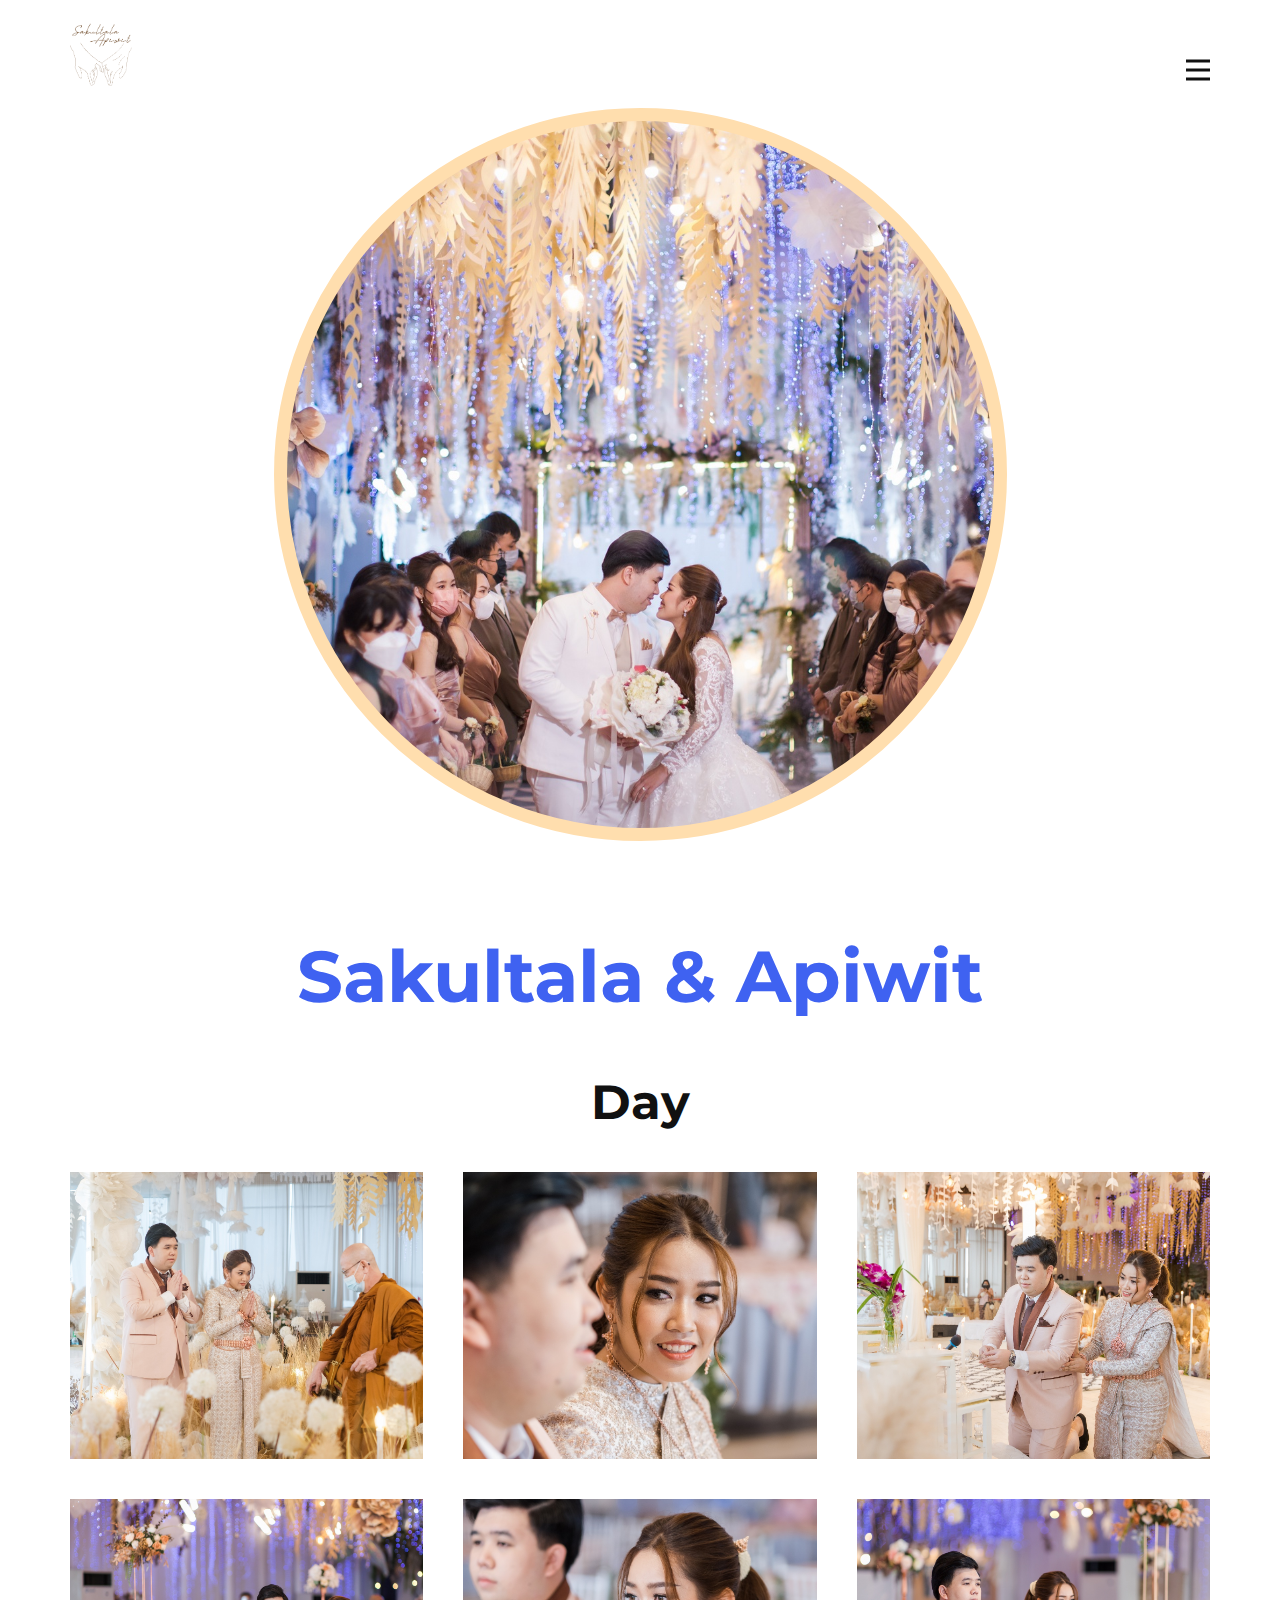
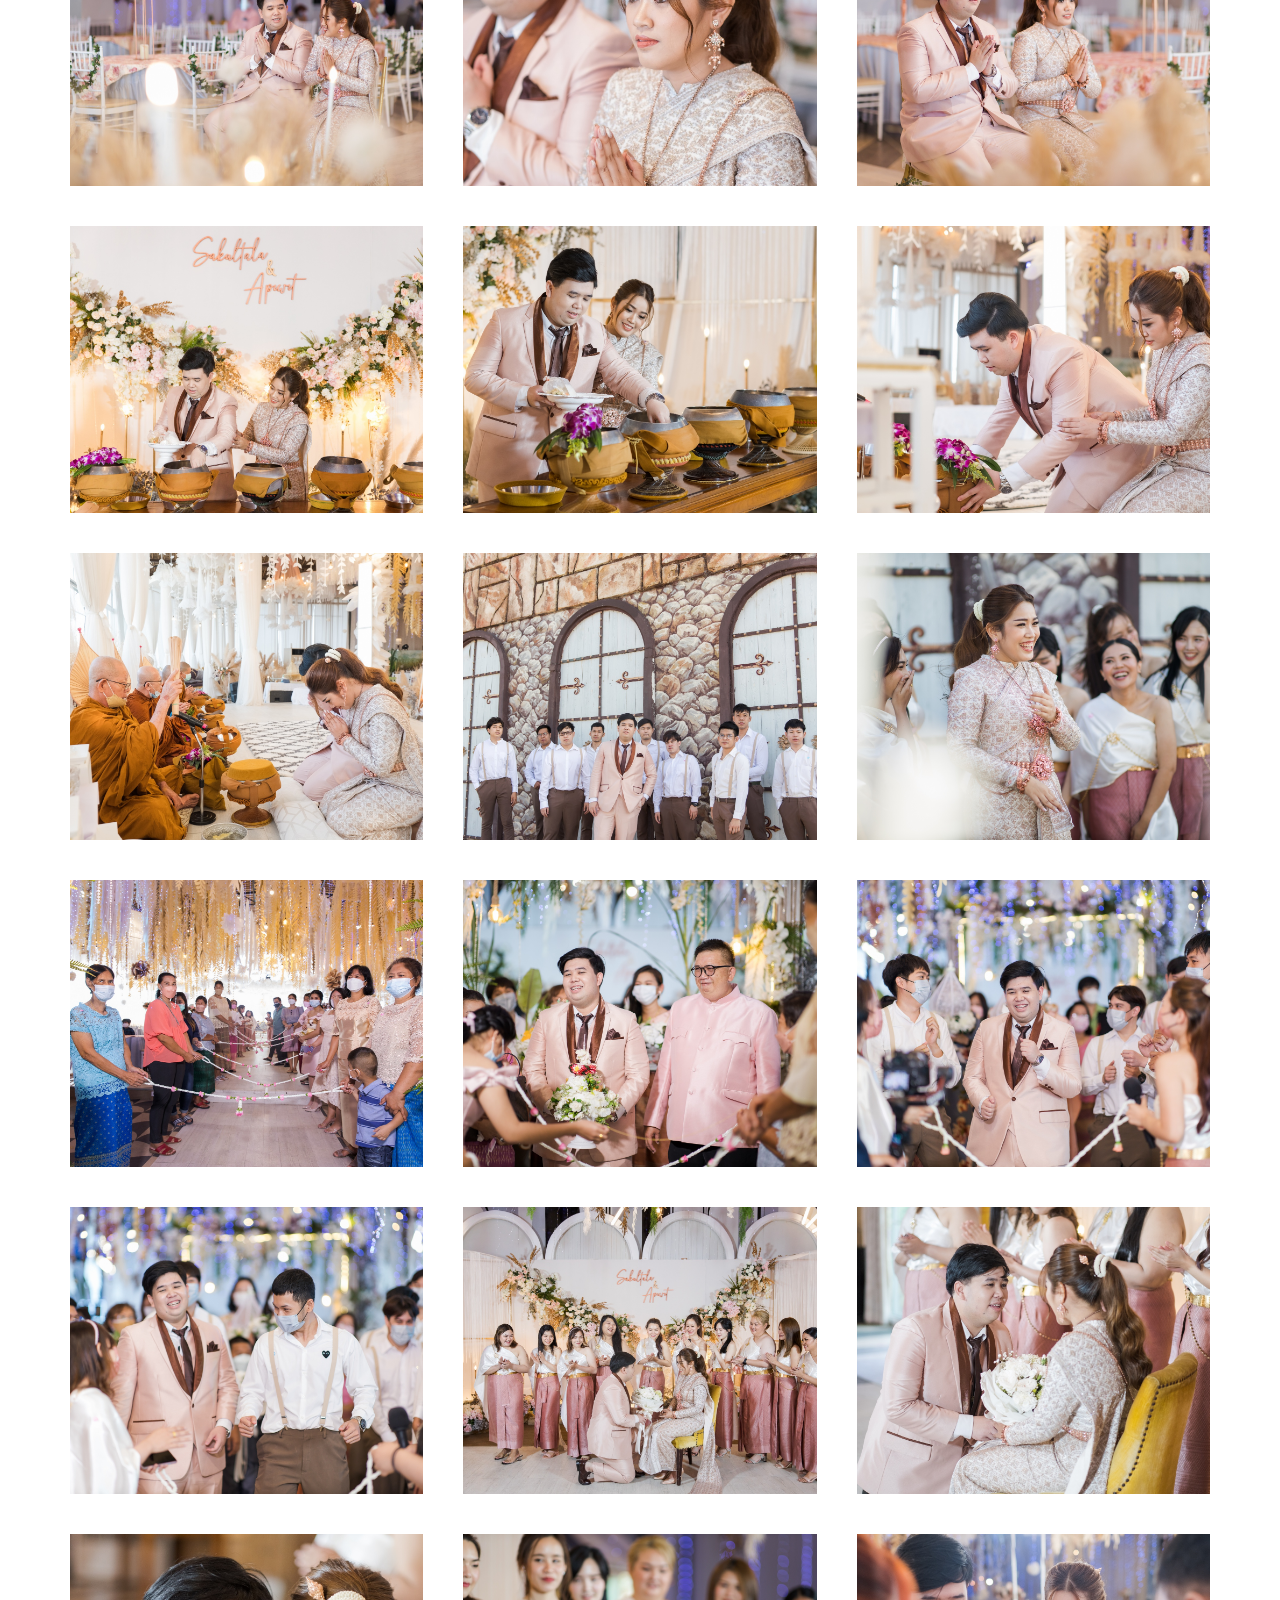
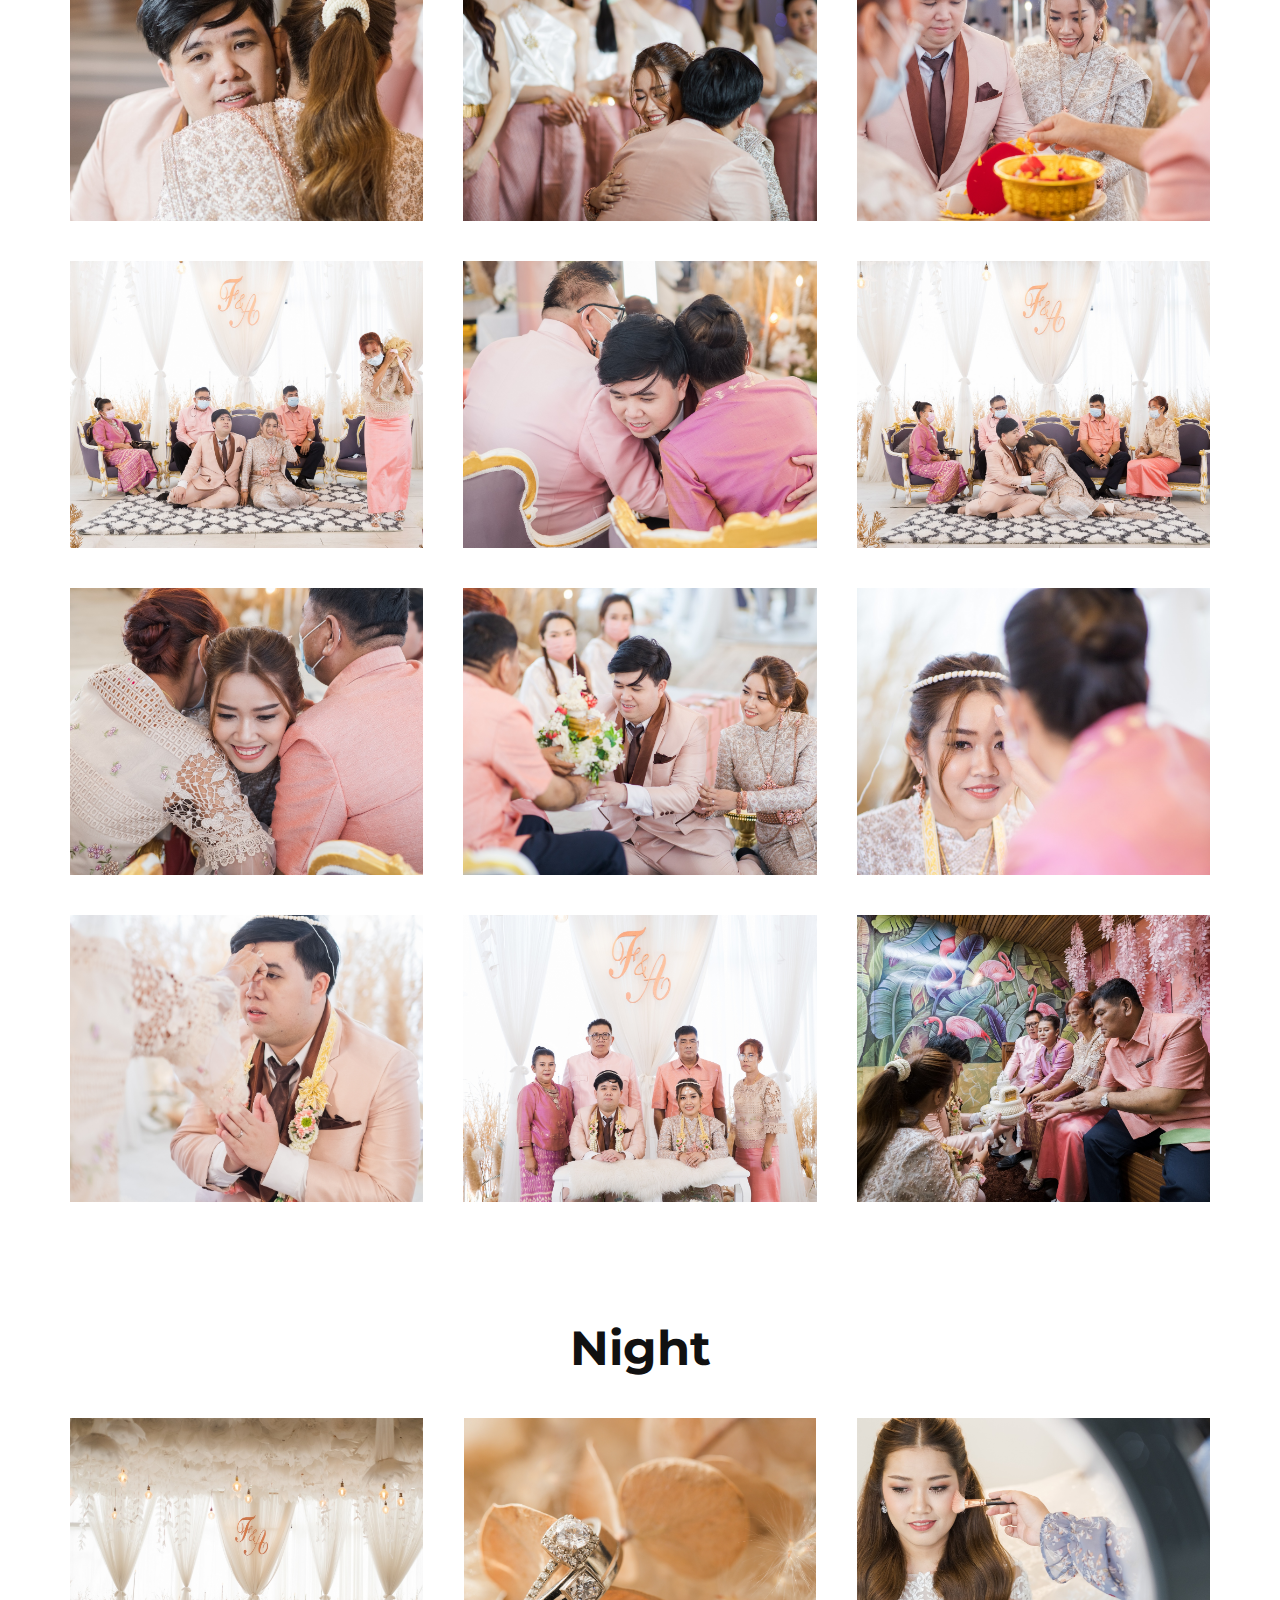
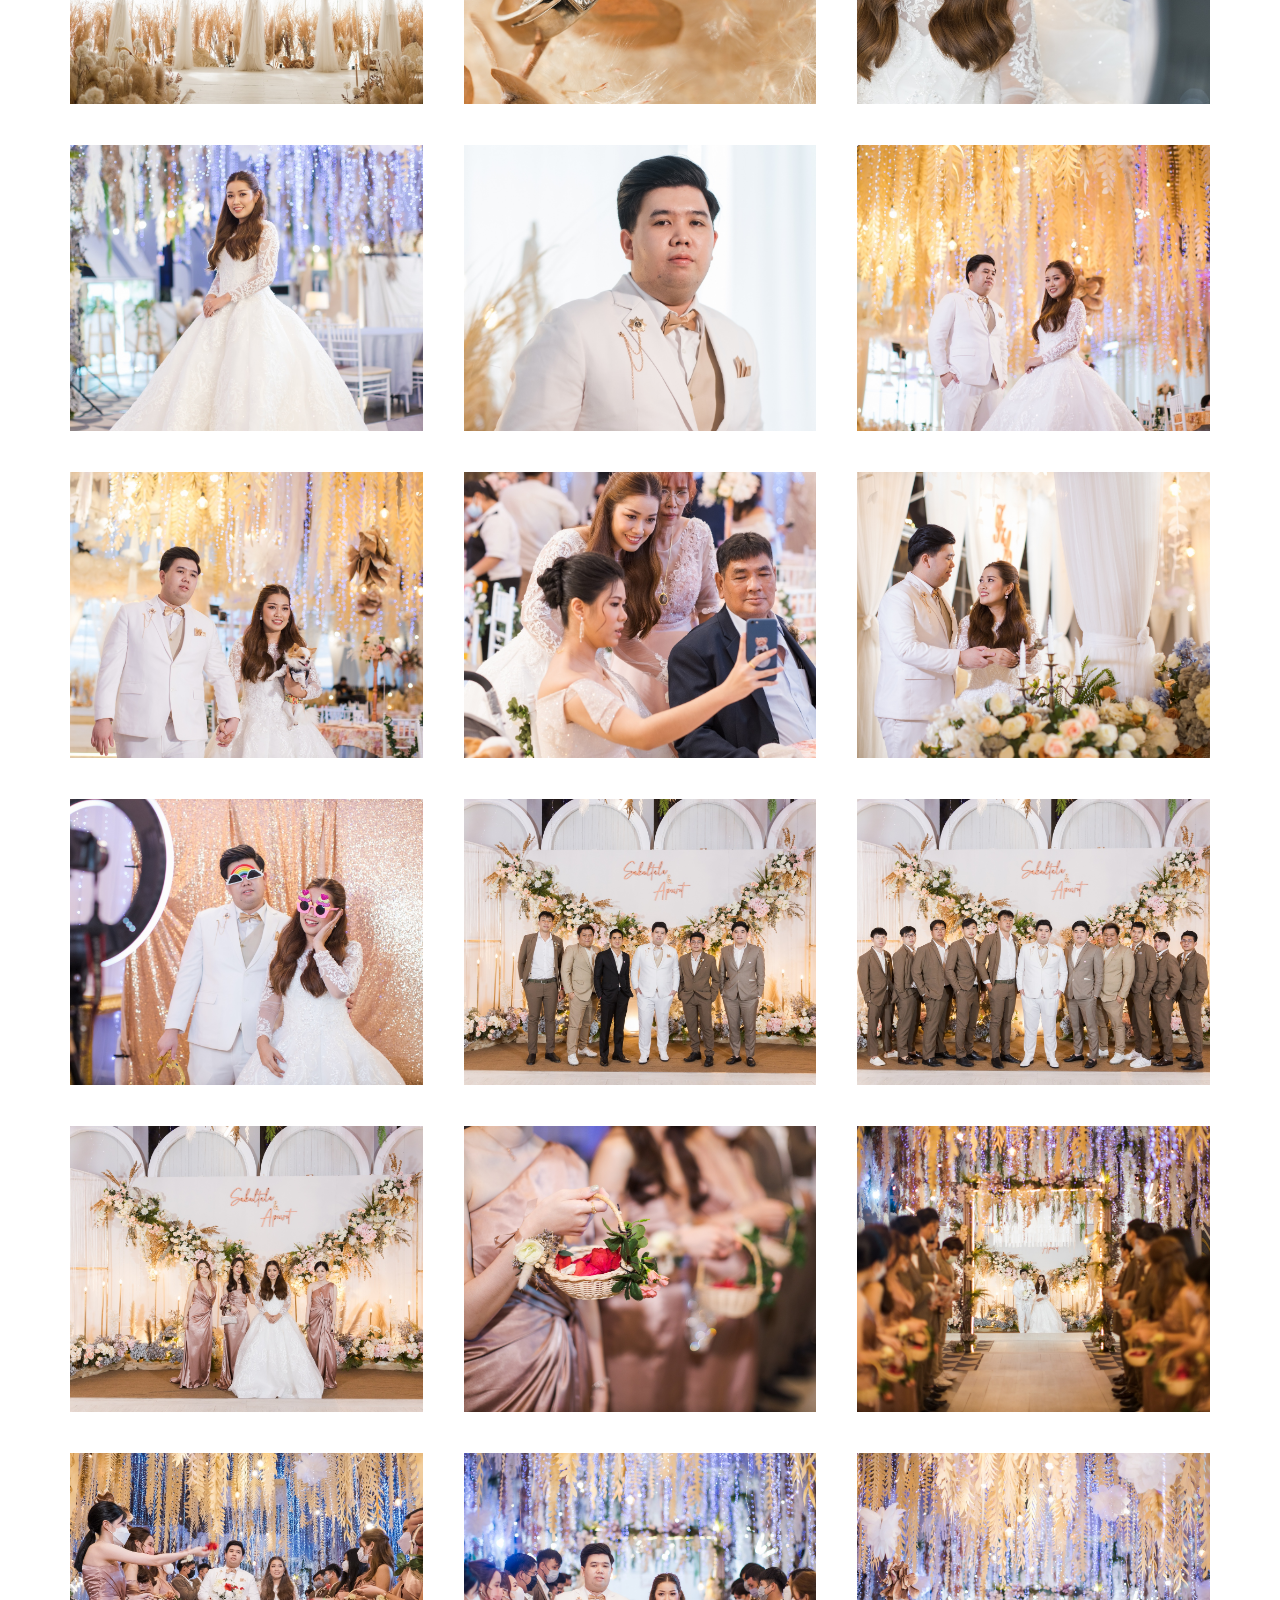
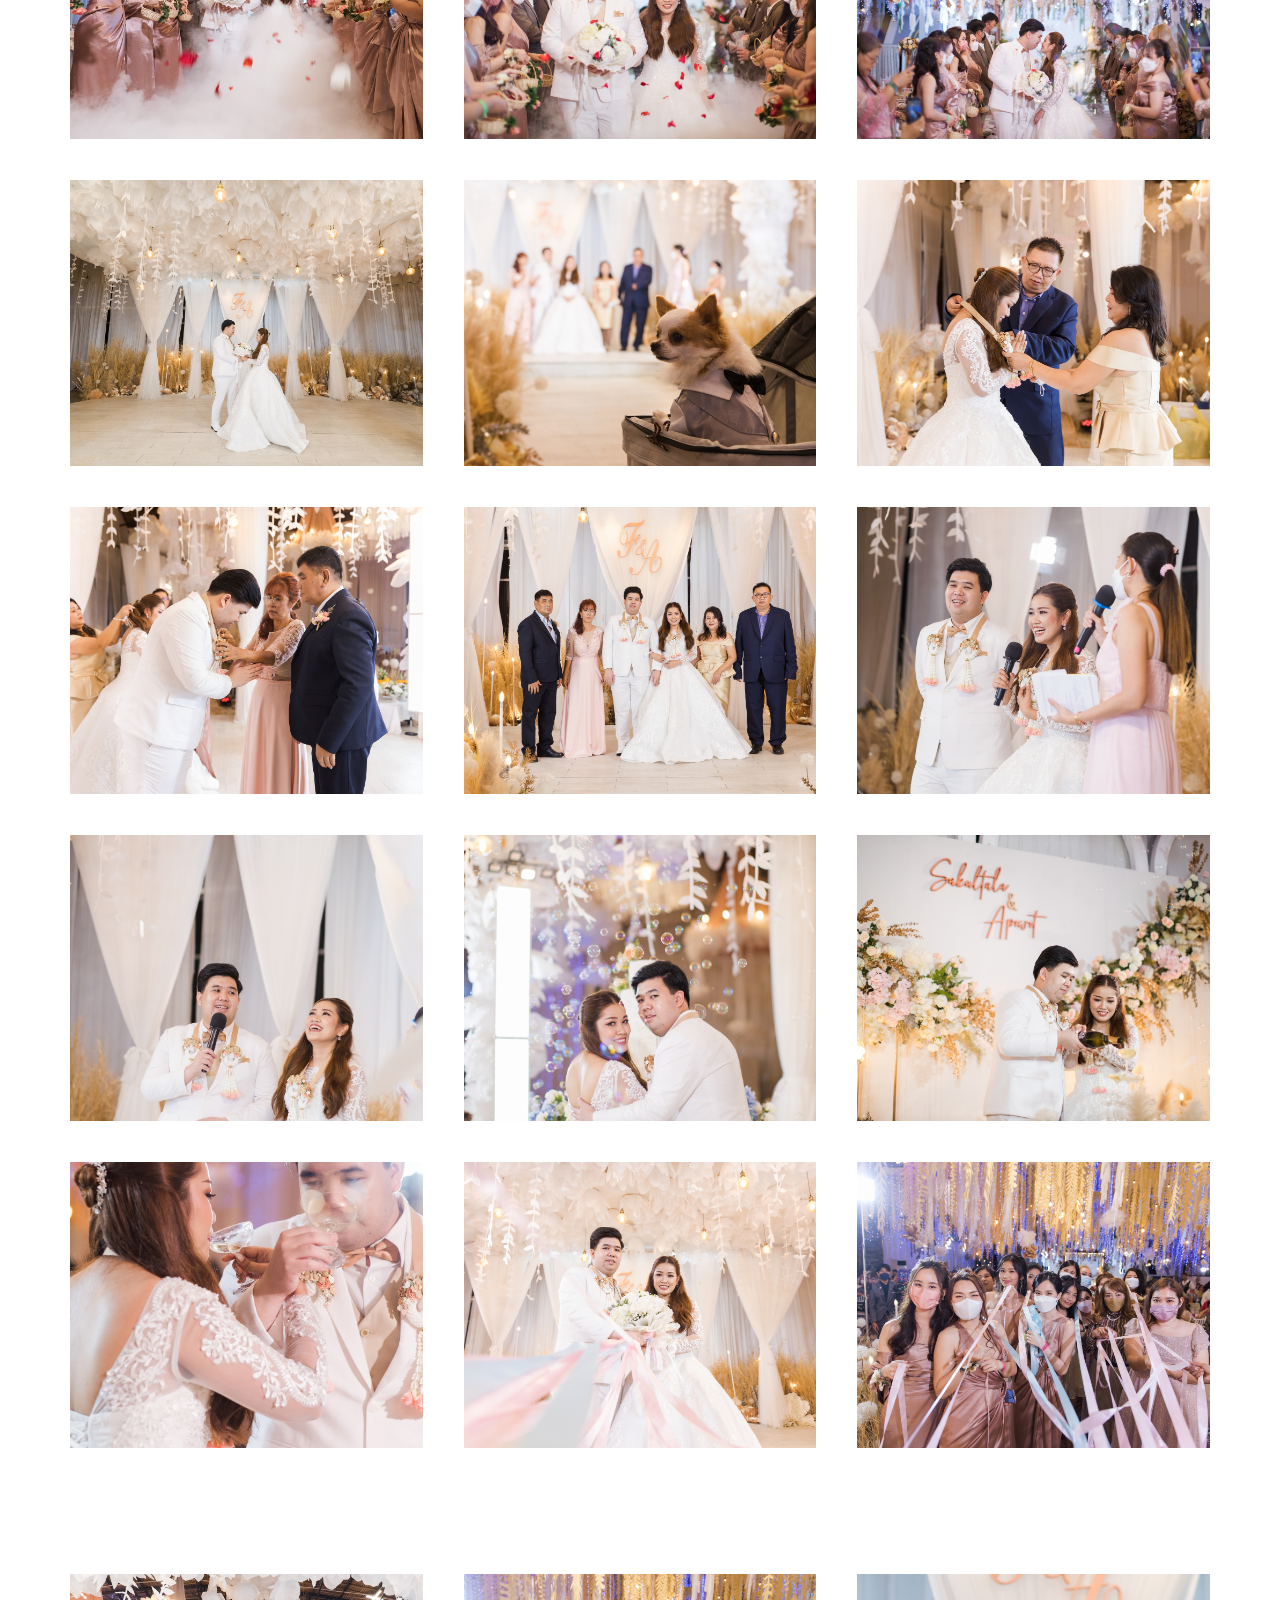
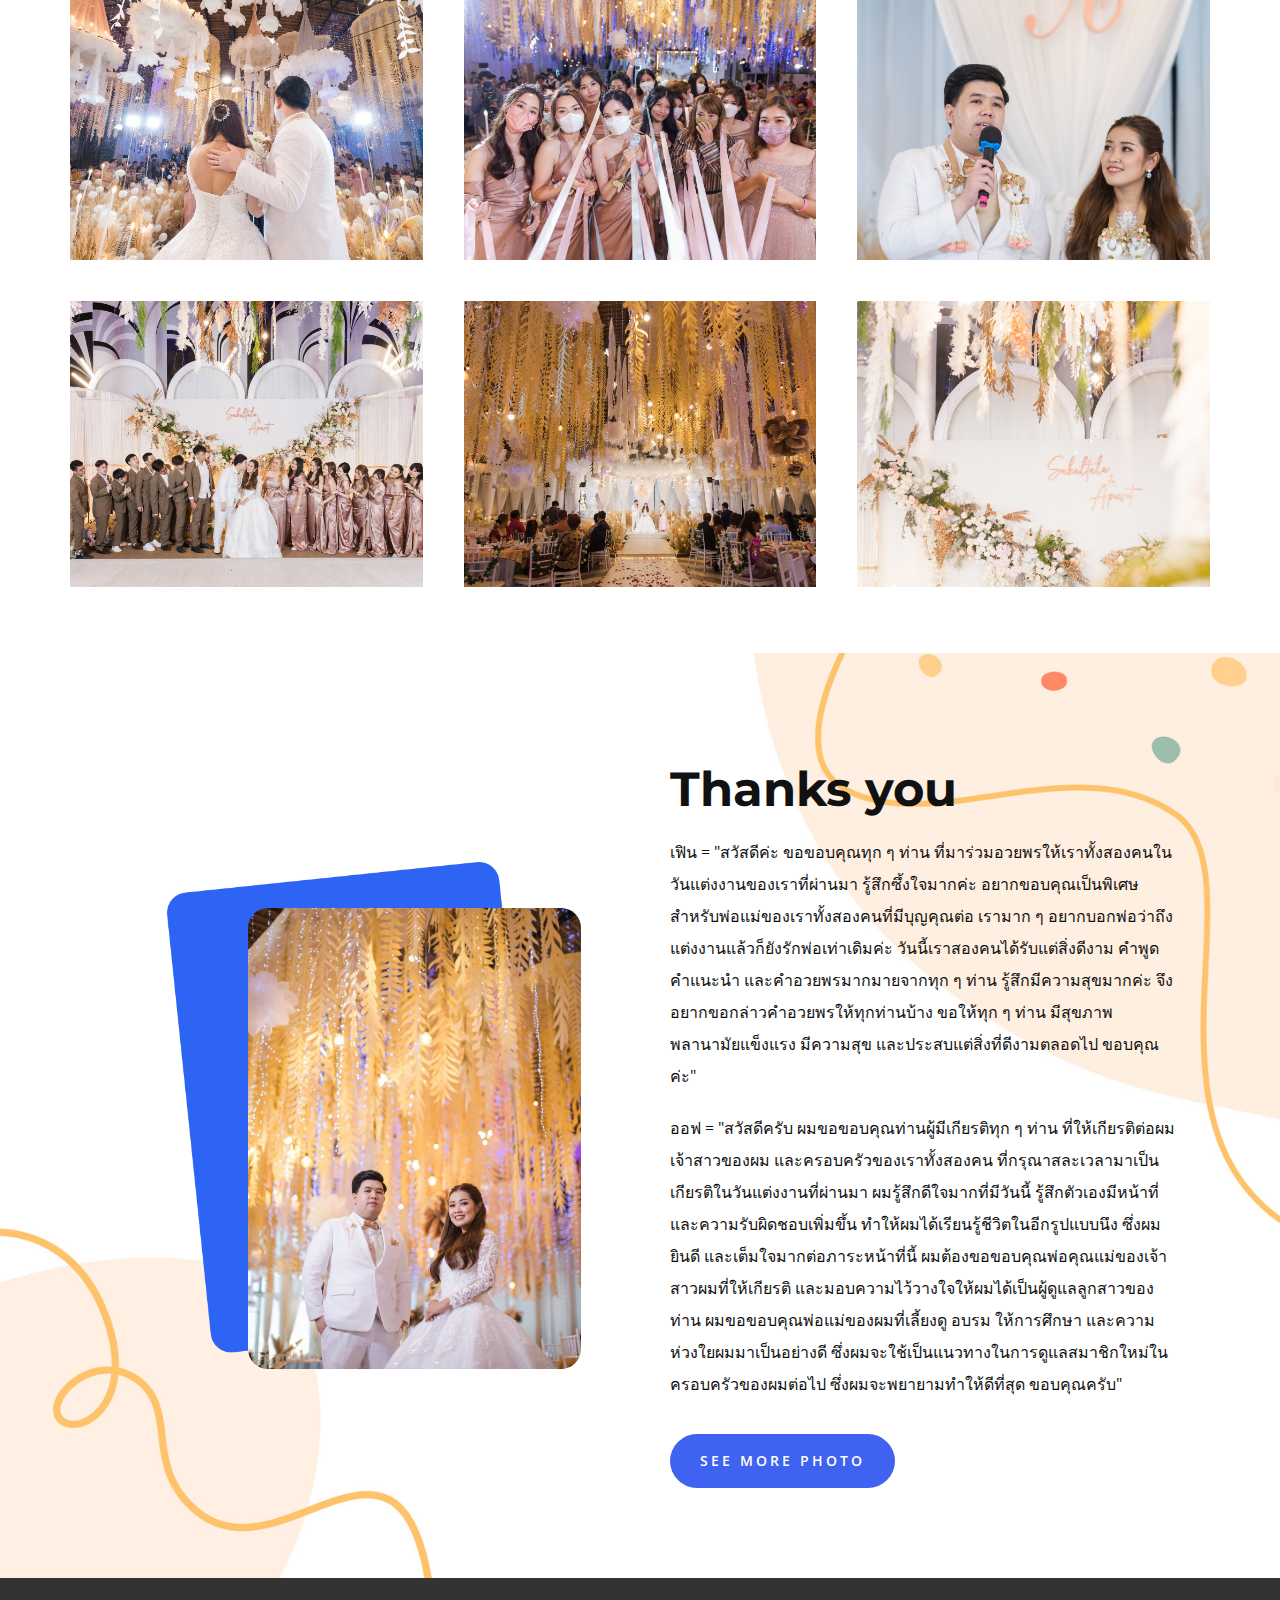
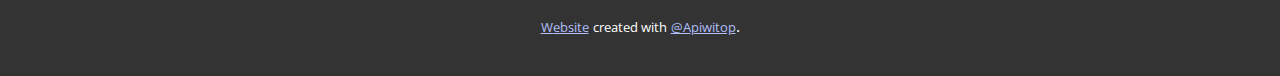
<file: index.html>
<!DOCTYPE html>
<html style="font-size: 16px;"><head>
    <meta name="viewport" content="width=device-width, initial-scale=1.0">
    <meta charset="utf-8">
    <meta name="keywords" content="​FernAofWedding">
    <meta name="description" content="">
    <meta name="page_type" content="np-template-header-footer-from-plugin">
    <title>Gallery</title>
    <link rel="stylesheet" href="apiwitop.css" media="screen">
<link rel="stylesheet" href="Gallery.css" media="screen">
    <script class="u-script" type="text/javascript" src="jquery.js" defer=""></script>
    <script class="u-script" type="text/javascript" src="apiwitop.js" defer=""></script>
    <meta property="og:title" content="Gallery">
    <meta property="og:description" content="รวมภาพความทรงจำ เฟิน+ออฟ">
    <meta property="og:image" content="images/WD_00816.jpg">
    <link id="u-theme-google-font" rel="stylesheet" href="https://fonts.googleapis.com/css?family=Montserrat:100,100i,200,200i,300,300i,400,400i,500,500i,600,600i,700,700i,800,800i,900,900i|Open+Sans:300,300i,400,400i,500,500i,600,600i,700,700i,800,800i">
    <link id="u-page-google-font" rel="stylesheet" href="https://fonts.googleapis.com/css?family=Montserrat:100,100i,200,200i,300,300i,400,400i,500,500i,600,600i,700,700i,800,800i,900,900i|Montserrat:100,100i,200,200i,300,300i,400,400i,500,500i,600,600i,700,700i,800,800i,900,900i">
    <!-- <link rel="stylesheet" href="swc.css">
    <body>
      
      <div id="boxes">
      <div style="top: 50%; left: 50%; display: none;" id="dialog" class="window"> 
      <div id="san">
      <a href="#" class="close agree"><img src="images/close-icon.png" width="25" style="float:right; margin-right: -25px; margin-top: -20px;"></a>
      <img src="images/san-web-corner.png" href="#" width="450">
      </div>
      </div>
      <div style="width: 2478px; font-size: 32pt; color:white; height: 1202px; display: none; opacity: 0.4;" id="mask"></div>
      </div>
      <script src="http://ajax.googleapis.com/ajax/libs/jquery/1.11.1/jquery.js"></script> 
      <script src="swc.js"></script>
      </body> -->

      <meta http-equiv="Content-Type" content="text/html; charset=utf-8" />
      <meta http-equiv="Cache-Control" content="no-cache" />
      <link rel="shortcut icon" href="love-birds.png" type="image/love-birds.png" />
    
    
    
    
    <script type="application/ld+json">{
		"@context": "http://schema.org",
		"@type": "Organization",
		"name": "",
		"logo": "images/logfa22.png"
}</script>
    <meta name="theme-color" content="#3f62f1">
    <meta property="og:type" content="website">
  </head>
  <body data-home-page="Gallery.html" data-home-page-title="Gallery" class="u-body u-xl-mode"><header class="u-clearfix u-header u-header" id="sec-9be7"><div class="u-clearfix u-sheet u-valign-middle u-sheet-1">
        <a href="https://apiwitop.github.io/gallery/" class="u-image u-logo u-image-1" data-image-width="2785" data-image-height="2870">
          <img src="images/logfa22.png" class="u-logo-image u-logo-image-1">
        </a>
        <nav class="u-menu u-menu-dropdown u-offcanvas u-menu-1" data-responsive-from="XL">
          <div class="menu-collapse" style="font-size: 1rem; letter-spacing: 0px; font-weight: 700; text-transform: uppercase;">
            <a class="u-button-style u-custom-active-border-color u-custom-border u-custom-border-color u-custom-borders u-custom-hover-border-color u-custom-left-right-menu-spacing u-custom-padding-bottom u-custom-text-color u-custom-text-hover-color u-custom-top-bottom-menu-spacing u-nav-link u-text-active-palette-1-base u-text-hover-palette-2-base" href="#">
              <svg class="u-svg-link" viewBox="0 0 24 24"><use xmlns:xlink="http://www.w3.org/1999/xlink" xlink:href="#menu-hamburger"></use></svg>
              <svg class="u-svg-content" version="1.1" id="menu-hamburger" viewBox="0 0 16 16" x="0px" y="0px" xmlns:xlink="http://www.w3.org/1999/xlink" xmlns="http://www.w3.org/2000/svg"><g><rect y="1" width="16" height="2"></rect><rect y="7" width="16" height="2"></rect><rect y="13" width="16" height="2"></rect>
</g></svg>
            </a>
          </div>
          <div class="u-nav-container">
            <ul class="u-nav u-spacing-30 u-unstyled u-nav-1"><li class="u-nav-item"><a class="u-border-2 u-border-active-palette-1-base u-border-hover-palette-1-base u-border-no-left u-border-no-right u-border-no-top u-button-style u-nav-link u-text-active-palette-1-base u-text-grey-90 u-text-hover-grey-90" href="Gallery.html" style="padding: 10px 0px;">Gallery</a>
</li><li class="u-nav-item"><a class="u-border-2 u-border-active-palette-1-base u-border-hover-palette-1-base u-border-no-left u-border-no-right u-border-no-top u-button-style u-nav-link u-text-active-palette-1-base u-text-grey-90 u-text-hover-grey-90" href="About.html" style="padding: 10px 0px;">About</a>
</li><li class="u-nav-item"><a class="u-border-2 u-border-active-palette-1-base u-border-hover-palette-1-base u-border-no-left u-border-no-right u-border-no-top u-button-style u-nav-link u-text-active-palette-1-base u-text-grey-90 u-text-hover-grey-90" href="Contact.html" style="padding: 10px 0px;">Contact</a>
</li></ul>
          </div>
          <div class="u-custom-menu u-nav-container-collapse">
            <div class="u-black u-container-style u-inner-container-layout u-opacity u-opacity-95 u-sidenav">
              <div class="u-inner-container-layout u-sidenav-overflow">
                <div class="u-menu-close"></div>
                <ul class="u-align-center u-nav u-popupmenu-items u-unstyled u-nav-2"><li class="u-nav-item"><a class="u-button-style u-nav-link" href="Gallery.html" style="padding: 10px 0px;">Gallery</a>
</li></ul>
              </div>
            </div>
            <div class="u-black u-menu-overlay u-opacity u-opacity-70"></div>
          </div>
        </nav>
      </div></header>
    <section class="u-align-center u-clearfix u-section-1" id="carousel_e885">
      <div class="u-clearfix u-sheet u-valign-bottom-xl u-sheet-1">
        <div class="u-align-center u-border-13 u-border-palette-3-light-2 u-image u-image-circle u-image-1" alt="" data-image-width="3960" data-image-height="2640"></div>
        <h1 class="u-text u-text-palette-1-base u-text-1">Sakultala &amp; Apiwit</h1>
      </div>
    </section>
    <section class="u-align-center u-clearfix u-section-2" id="carousel_b625">
      <div class="u-clearfix u-sheet u-valign-middle-xl u-sheet-1">
        <h2 class="u-text u-text-default u-text-1">Day</h2>
        <div class="u-expanded-width u-gallery u-layout-grid u-lightbox u-show-text-on-hover u-gallery-1">
          <div class="u-gallery-inner u-gallery-inner-1">
            <div class="u-effect-fade u-effect-hover-zoom u-gallery-item">
              <div class="u-back-slide" data-image-width="3960" data-image-height="2640">
                <img class="u-back-image u-expanded" src="images/WD_00023.jpg">
              </div>
              <div class="u-over-slide u-over-slide-1">
                <h3 class="u-gallery-heading"></h3>
                <p class="u-gallery-text"></p>
              </div>
            </div>
            <div class="u-effect-fade u-effect-hover-zoom u-gallery-item">
              <div class="u-back-slide" data-image-width="2640" data-image-height="3960">
                <img class="u-back-image u-expanded u-back-image-2" src="images/WD_00027.jpg">
              </div>
              <div class="u-over-slide u-over-slide-2">
                <h3 class="u-gallery-heading"></h3>
                <p class="u-gallery-text"></p>
              </div>
            </div>
            <div class="u-effect-fade u-effect-hover-zoom u-gallery-item">
              <div class="u-back-slide" data-image-width="3960" data-image-height="2640">
                <img class="u-back-image u-expanded u-back-image-3" src="images/WD_00029.jpg">
              </div>
              <div class="u-over-slide u-over-slide-3">
                <h3 class="u-gallery-heading"></h3>
                <p class="u-gallery-text"></p>
              </div>
            </div>
            <div class="u-effect-fade u-effect-hover-zoom u-gallery-item">
              <div class="u-back-slide" data-image-width="3960" data-image-height="2640">
                <img class="u-back-image u-expanded" src="images/WD_00041.jpg">
              </div>
              <div class="u-over-slide u-over-slide-4">
                <h3 class="u-gallery-heading"></h3>
                <p class="u-gallery-text"></p>
              </div>
            </div>
            <div class="u-effect-fade u-effect-hover-zoom u-gallery-item">
              <div class="u-back-slide" data-image-width="1067" data-image-height="1600">
                <img class="u-back-image u-expanded u-back-image-5" src="images/WD_00046.jpg">
              </div>
              <div class="u-over-slide u-over-slide-5">
                <h3 class="u-gallery-heading"></h3>
                <p class="u-gallery-text"></p>
              </div>
            </div>
            <div class="u-effect-fade u-effect-hover-zoom u-gallery-item">
              <div class="u-back-slide" data-image-width="3960" data-image-height="2640">
                <img class="u-back-image u-expanded" src="images/WD_00055.jpg">
              </div>
              <div class="u-over-slide u-over-slide-6">
                <h3 class="u-gallery-heading"></h3>
                <p class="u-gallery-text"></p>
              </div>
            </div>
            <div class="u-effect-fade u-effect-hover-zoom u-gallery-item">
              <div class="u-back-slide" data-image-width="1600" data-image-height="1067">
                <img class="u-back-image u-expanded" src="images/WD_00078.jpg">
              </div>
              <div class="u-over-slide u-over-slide-7">
                <h3 class="u-gallery-heading"></h3>
                <p class="u-gallery-text"></p>
              </div>
            </div>
            <div class="u-effect-fade u-effect-hover-zoom u-gallery-item">
              <div class="u-back-slide" data-image-width="1600" data-image-height="1067">
                <img class="u-back-image u-expanded" src="images/WD_00079.jpg">
              </div>
              <div class="u-over-slide u-over-slide-8">
                <h3 class="u-gallery-heading"></h3>
                <p class="u-gallery-text"></p>
              </div>
            </div>
            <div class="u-effect-fade u-effect-hover-zoom u-gallery-item">
              <div class="u-back-slide" data-image-width="1600" data-image-height="1067">
                <img class="u-back-image u-expanded" src="images/WD_00095.jpg">
              </div>
              <div class="u-over-slide u-over-slide-9">
                <h3 class="u-gallery-heading"></h3>
                <p class="u-gallery-text"></p>
              </div>
            </div>
            <div class="u-effect-fade u-effect-hover-zoom u-gallery-item">
              <div class="u-back-slide" data-image-width="1600" data-image-height="1067">
                <img class="u-back-image u-expanded" src="images/WD_00103.jpg">
              </div>
              <div class="u-over-slide u-over-slide-10">
                <h3 class="u-gallery-heading"></h3>
                <p class="u-gallery-text"></p>
              </div>
            </div>
            <div class="u-effect-fade u-effect-hover-zoom u-gallery-item">
              <div class="u-back-slide" data-image-width="1600" data-image-height="1067">
                <img class="u-back-image u-expanded" src="images/WD_00127.jpg">
              </div>
              <div class="u-over-slide u-over-slide-11">
                <h3 class="u-gallery-heading"></h3>
                <p class="u-gallery-text"></p>
              </div>
            </div>
            <div class="u-effect-fade u-effect-hover-zoom u-gallery-item">
              <div class="u-back-slide" data-image-width="1600" data-image-height="1067">
                <img class="u-back-image u-expanded" src="images/WD_00131.jpg">
              </div>
              <div class="u-over-slide u-over-slide-12">
                <h3 class="u-gallery-heading"></h3>
                <p class="u-gallery-text"></p>
              </div>
            </div>
            <div class="u-effect-fade u-effect-hover-zoom u-gallery-item">
              <div class="u-back-slide" data-image-width="1600" data-image-height="1067">
                <img class="u-back-image u-expanded" src="images/WD_00168.jpg">
              </div>
              <div class="u-over-slide u-over-slide-13">
                <h3 class="u-gallery-heading"></h3>
                <p class="u-gallery-text"></p>
              </div>
            </div>
            <div class="u-effect-fade u-effect-hover-zoom u-gallery-item">
              <div class="u-back-slide" data-image-width="1600" data-image-height="1067">
                <img class="u-back-image u-expanded" src="images/WD_00172.jpg">
              </div>
              <div class="u-over-slide u-over-slide-14">
                <h3 class="u-gallery-heading"></h3>
                <p class="u-gallery-text"></p>
              </div>
            </div>
            <div class="u-effect-fade u-effect-hover-zoom u-gallery-item">
              <div class="u-back-slide" data-image-width="1600" data-image-height="1067">
                <img class="u-back-image u-expanded" src="images/WD_00196.jpg">
              </div>
              <div class="u-over-slide u-over-slide-15">
                <h3 class="u-gallery-heading"></h3>
                <p class="u-gallery-text"></p>
              </div>
            </div>
            <div class="u-effect-fade u-effect-hover-zoom u-gallery-item">
              <div class="u-back-slide" data-image-width="1600" data-image-height="1067">
                <img class="u-back-image u-expanded" src="images/WD_00201.jpg">
              </div>
              <div class="u-over-slide u-over-slide-16">
                <h3 class="u-gallery-heading"></h3>
                <p class="u-gallery-text"></p>
              </div>
            </div>
            <div class="u-effect-fade u-effect-hover-zoom u-gallery-item">
              <div class="u-back-slide" data-image-width="1600" data-image-height="1067">
                <img class="u-back-image u-expanded" src="images/WD_00229.jpg">
              </div>
              <div class="u-over-slide u-over-slide-17">
                <h3 class="u-gallery-heading"></h3>
                <p class="u-gallery-text"></p>
              </div>
            </div>
            <div class="u-effect-fade u-effect-hover-zoom u-gallery-item">
              <div class="u-back-slide" data-image-width="1600" data-image-height="1067">
                <img class="u-back-image u-expanded" src="images/WD_00231.jpg">
              </div>
              <div class="u-over-slide u-over-slide-18">
                <h3 class="u-gallery-heading"></h3>
                <p class="u-gallery-text"></p>
              </div>
            </div>
            <div class="u-effect-fade u-effect-hover-zoom u-gallery-item">
              <div class="u-back-slide" data-image-width="2640" data-image-height="3960">
                <img class="u-back-image u-expanded u-back-image-19" src="images/WD_00242.jpg">
              </div>
              <div class="u-over-slide u-over-slide-19">
                <h3 class="u-gallery-heading"></h3>
                <p class="u-gallery-text"></p>
              </div>
            </div>
            <div class="u-effect-fade u-effect-hover-zoom u-gallery-item">
              <div class="u-back-slide" data-image-width="3960" data-image-height="2640">
                <img class="u-back-image u-expanded" src="images/WD_00244.jpg">
              </div>
              <div class="u-over-slide u-over-slide-20">
                <h3 class="u-gallery-heading"></h3>
                <p class="u-gallery-text"></p>
              </div>
            </div>
            <div class="u-effect-fade u-effect-hover-zoom u-gallery-item">
              <div class="u-back-slide" data-image-width="1600" data-image-height="1067">
                <img class="u-back-image u-expanded" src="images/WD_00262.jpg">
              </div>
              <div class="u-over-slide u-over-slide-21">
                <h3 class="u-gallery-heading"></h3>
                <p class="u-gallery-text"></p>
              </div>
            </div>
            <div class="u-effect-fade u-effect-hover-zoom u-gallery-item">
              <div class="u-back-slide" data-image-width="1600" data-image-height="1067">
                <img class="u-back-image u-expanded" src="images/WD_00276.jpg">
              </div>
              <div class="u-over-slide u-over-slide-22">
                <h3 class="u-gallery-heading"></h3>
                <p class="u-gallery-text"></p>
              </div>
            </div>
            <div class="u-effect-fade u-effect-hover-zoom u-gallery-item">
              <div class="u-back-slide" data-image-width="3960" data-image-height="2640">
                <img class="u-back-image u-expanded" src="images/WD_00281.jpg">
              </div>
              <div class="u-over-slide u-over-slide-23">
                <h3 class="u-gallery-heading"></h3>
                <p class="u-gallery-text"></p>
              </div>
            </div>
            <div class="u-effect-fade u-effect-hover-zoom u-gallery-item">
              <div class="u-back-slide" data-image-width="3960" data-image-height="2640">
                <img class="u-back-image u-expanded" src="images/WD_00288.jpg">
              </div>
              <div class="u-over-slide u-over-slide-24">
                <h3 class="u-gallery-heading"></h3>
                <p class="u-gallery-text"></p>
              </div>
            </div>
            <div class="u-effect-fade u-effect-hover-zoom u-gallery-item">
              <div class="u-back-slide" data-image-width="1600" data-image-height="1067">
                <img class="u-back-image u-expanded" src="images/WD_00310.jpg">
              </div>
              <div class="u-over-slide u-over-slide-25">
                <h3 class="u-gallery-heading"></h3>
                <p class="u-gallery-text"></p>
              </div>
            </div>
            <div class="u-effect-fade u-effect-hover-zoom u-gallery-item">
              <div class="u-back-slide" data-image-width="1600" data-image-height="1067">
                <img class="u-back-image u-expanded" src="images/WD_00355.jpg">
              </div>
              <div class="u-over-slide u-over-slide-26">
                <h3 class="u-gallery-heading"></h3>
                <p class="u-gallery-text"></p>
              </div>
            </div>
            <div class="u-effect-fade u-effect-hover-zoom u-gallery-item">
              <div class="u-back-slide" data-image-width="1067" data-image-height="1600">
                <img class="u-back-image u-expanded u-back-image-27" src="images/WD_00444.jpg">
              </div>
              <div class="u-over-slide u-over-slide-27">
                <h3 class="u-gallery-heading"></h3>
                <p class="u-gallery-text"></p>
              </div>
            </div>
            <div class="u-effect-fade u-effect-hover-zoom u-gallery-item">
              <div class="u-back-slide" data-image-width="2640" data-image-height="3960">
                <img class="u-back-image u-expanded" src="images/WD_00441.jpg">
              </div>
              <div class="u-over-slide u-over-slide-28">
                <h3 class="u-gallery-heading"></h3>
                <p class="u-gallery-text"></p>
              </div>
            </div>
            <div class="u-effect-fade u-effect-hover-zoom u-gallery-item">
              <div class="u-back-slide" data-image-width="1600" data-image-height="1067">
                <img class="u-back-image u-expanded" src="images/WD_00545.jpg">
              </div>
              <div class="u-over-slide u-over-slide-29">
                <h3 class="u-gallery-heading"></h3>
                <p class="u-gallery-text"></p>
              </div>
            </div>
            <div class="u-effect-fade u-effect-hover-zoom u-gallery-item">
              <div class="u-back-slide" data-image-width="1600" data-image-height="1067">
                <img class="u-back-image u-expanded" src="images/WD_00640.jpg">
              </div>
              <div class="u-over-slide u-over-slide-30">
                <h3 class="u-gallery-heading"></h3>
                <p class="u-gallery-text"></p>
              </div>
            </div>
          </div>
        </div>
      </div>
    </section>
    <section class="u-align-center u-clearfix u-section-3" id="carousel_d5f1">
      <div class="u-clearfix u-sheet u-valign-middle-xl u-sheet-1">
        <h2 class="u-text u-text-default u-text-1">Night</h2>
        <div class="u-expanded-width u-gallery u-layout-grid u-lightbox u-show-text-on-hover u-gallery-1">
          <div class="u-gallery-inner u-gallery-inner-1">
            <div class="u-effect-fade u-effect-hover-zoom u-gallery-item">
              <div class="u-back-slide" data-image-width="3960" data-image-height="2640">
                <img class="u-back-image u-expanded" src="images/WD_00645.jpg">
              </div>
              <div class="u-over-slide u-over-slide-1">
                <h3 class="u-gallery-heading"></h3>
                <p class="u-gallery-text"></p>
              </div>
            </div>
            <div class="u-effect-fade u-effect-hover-zoom u-gallery-item">
              <div class="u-back-slide" data-image-width="3960" data-image-height="2640">
                <img class="u-back-image u-expanded" src="images/WD_00652.jpg">
              </div>
              <div class="u-over-slide u-over-slide-2">
                <h3 class="u-gallery-heading"></h3>
                <p class="u-gallery-text"></p>
              </div>
            </div>
            <div class="u-effect-fade u-effect-hover-zoom u-gallery-item">
              <div class="u-back-slide" data-image-width="3960" data-image-height="2640">
                <img class="u-back-image u-expanded" src="images/WD_00658.jpg">
              </div>
              <div class="u-over-slide u-over-slide-3">
                <h3 class="u-gallery-heading"></h3>
                <p class="u-gallery-text"></p>
              </div>
            </div>
            <div class="u-effect-fade u-effect-hover-zoom u-gallery-item">
              <div class="u-back-slide" data-image-width="2640" data-image-height="3960">
                <img class="u-back-image u-expanded" src="images/WD_00688.jpg">
              </div>
              <div class="u-over-slide u-over-slide-4">
                <h3 class="u-gallery-heading"></h3>
                <p class="u-gallery-text"></p>
              </div>
            </div>
            <div class="u-effect-fade u-effect-hover-zoom u-gallery-item">
              <div class="u-back-slide" data-image-width="2640" data-image-height="3960">
                <img class="u-back-image u-expanded u-back-image-5" src="images/WD_00695.jpg">
              </div>
              <div class="u-over-slide u-over-slide-5">
                <h3 class="u-gallery-heading"></h3>
                <p class="u-gallery-text"></p>
              </div>
            </div>
            <div class="u-effect-fade u-effect-hover-zoom u-gallery-item">
              <div class="u-back-slide" data-image-width="2640" data-image-height="3960">
                <img class="u-back-image u-expanded" src="images/WD_00708.jpg">
              </div>
              <div class="u-over-slide u-over-slide-6">
                <h3 class="u-gallery-heading"></h3>
                <p class="u-gallery-text"></p>
              </div>
            </div>
            <div class="u-effect-fade u-effect-hover-zoom u-gallery-item">
              <div class="u-back-slide" data-image-width="3960" data-image-height="2640">
                <img class="u-back-image u-expanded" src="images/WD_00731.jpg">
              </div>
              <div class="u-over-slide u-over-slide-7">
                <h3 class="u-gallery-heading"></h3>
                <p class="u-gallery-text"></p>
              </div>
            </div>
            <div class="u-effect-fade u-effect-hover-zoom u-gallery-item">
              <div class="u-back-slide" data-image-width="2640" data-image-height="3960">
                <img class="u-back-image u-expanded" src="images/WD_00735.jpg">
              </div>
              <div class="u-over-slide u-over-slide-8">
                <h3 class="u-gallery-heading"></h3>
                <p class="u-gallery-text"></p>
              </div>
            </div>
            <div class="u-effect-fade u-effect-hover-zoom u-gallery-item">
              <div class="u-back-slide" data-image-width="3960" data-image-height="2640">
                <img class="u-back-image u-expanded" src="images/WD_00753.jpg">
              </div>
              <div class="u-over-slide u-over-slide-9">
                <h3 class="u-gallery-heading"></h3>
                <p class="u-gallery-text"></p>
              </div>
            </div>
            <div class="u-effect-fade u-effect-hover-zoom u-gallery-item">
              <div class="u-back-slide" data-image-width="3960" data-image-height="2640">
                <img class="u-back-image u-expanded" src="images/WD_00769.jpg">
              </div>
              <div class="u-over-slide u-over-slide-10">
                <h3 class="u-gallery-heading"></h3>
                <p class="u-gallery-text"></p>
              </div>
            </div>
            <div class="u-effect-fade u-effect-hover-zoom u-gallery-item">
              <div class="u-back-slide" data-image-width="3960" data-image-height="2640">
                <img class="u-back-image u-expanded" src="images/WD_00771.jpg">
              </div>
              <div class="u-over-slide u-over-slide-11">
                <h3 class="u-gallery-heading"></h3>
                <p class="u-gallery-text"></p>
              </div>
            </div>
            <div class="u-effect-fade u-effect-hover-zoom u-gallery-item">
              <div class="u-back-slide" data-image-width="3960" data-image-height="2640">
                <img class="u-back-image u-expanded" src="images/WD_00775.jpg">
              </div>
              <div class="u-over-slide u-over-slide-12">
                <h3 class="u-gallery-heading"></h3>
                <p class="u-gallery-text"></p>
              </div>
            </div>
            <div class="u-effect-fade u-effect-hover-zoom u-gallery-item">
              <div class="u-back-slide" data-image-width="3960" data-image-height="2640">
                <img class="u-back-image u-expanded" src="images/WD_00785.jpg">
              </div>
              <div class="u-over-slide u-over-slide-13">
                <h3 class="u-gallery-heading"></h3>
                <p class="u-gallery-text"></p>
              </div>
            </div>
            <div class="u-effect-fade u-effect-hover-zoom u-gallery-item">
              <div class="u-back-slide" data-image-width="1600" data-image-height="1067">
                <img class="u-back-image u-expanded" src="images/WD_00796.jpg">
              </div>
              <div class="u-over-slide u-over-slide-14">
                <h3 class="u-gallery-heading"></h3>
                <p class="u-gallery-text"></p>
              </div>
            </div>
            <div class="u-effect-fade u-effect-hover-zoom u-gallery-item">
              <div class="u-back-slide" data-image-width="1600" data-image-height="1067">
                <img class="u-back-image u-expanded" src="images/WD_00799.jpg">
              </div>
              <div class="u-over-slide u-over-slide-15">
                <h3 class="u-gallery-heading"></h3>
                <p class="u-gallery-text"></p>
              </div>
            </div>
            <div class="u-effect-fade u-effect-hover-zoom u-gallery-item">
              <div class="u-back-slide" data-image-width="3960" data-image-height="2640">
                <img class="u-back-image u-expanded" src="images/WD_00800.jpg">
              </div>
              <div class="u-over-slide u-over-slide-16">
                <h3 class="u-gallery-heading"></h3>
                <p class="u-gallery-text"></p>
              </div>
            </div>
            <div class="u-effect-fade u-effect-hover-zoom u-gallery-item">
              <div class="u-back-slide" data-image-width="3960" data-image-height="2640">
                <img class="u-back-image u-expanded" src="images/WD_00807.jpg">
              </div>
              <div class="u-over-slide u-over-slide-17">
                <h3 class="u-gallery-heading"></h3>
                <p class="u-gallery-text"></p>
              </div>
            </div>
            <div class="u-effect-fade u-effect-hover-zoom u-gallery-item">
              <div class="u-back-slide" data-image-width="3960" data-image-height="2640">
                <img class="u-back-image u-expanded" src="images/WD_00819.jpg">
              </div>
              <div class="u-over-slide u-over-slide-18">
                <h3 class="u-gallery-heading"></h3>
                <p class="u-gallery-text"></p>
              </div>
            </div>
            <div class="u-effect-fade u-effect-hover-zoom u-gallery-item">
              <div class="u-back-slide" data-image-width="3960" data-image-height="2640">
                <img class="u-back-image u-expanded" src="images/WD_00821.jpg">
              </div>
              <div class="u-over-slide u-over-slide-19">
                <h3 class="u-gallery-heading"></h3>
                <p class="u-gallery-text"></p>
              </div>
            </div>
            <div class="u-effect-fade u-effect-hover-zoom u-gallery-item">
              <div class="u-back-slide" data-image-width="3960" data-image-height="2640">
                <img class="u-back-image u-expanded" src="images/WD_00827.jpg">
              </div>
              <div class="u-over-slide u-over-slide-20">
                <h3 class="u-gallery-heading"></h3>
                <p class="u-gallery-text"></p>
              </div>
            </div>
            <div class="u-effect-fade u-effect-hover-zoom u-gallery-item">
              <div class="u-back-slide" data-image-width="1600" data-image-height="1067">
                <img class="u-back-image u-expanded" src="images/WD_00829.jpg">
              </div>
              <div class="u-over-slide u-over-slide-21">
                <h3 class="u-gallery-heading"></h3>
                <p class="u-gallery-text"></p>
              </div>
            </div>
            <div class="u-effect-fade u-effect-hover-zoom u-gallery-item">
              <div class="u-back-slide" data-image-width="3960" data-image-height="2640">
                <img class="u-back-image u-expanded" src="images/WD_00832.jpg">
              </div>
              <div class="u-over-slide u-over-slide-22">
                <h3 class="u-gallery-heading"></h3>
                <p class="u-gallery-text"></p>
              </div>
            </div>
            <div class="u-effect-fade u-effect-hover-zoom u-gallery-item">
              <div class="u-back-slide" data-image-width="1600" data-image-height="1067">
                <img class="u-back-image u-expanded" src="images/WD_00833.jpg">
              </div>
              <div class="u-over-slide u-over-slide-23">
                <h3 class="u-gallery-heading"></h3>
                <p class="u-gallery-text"></p>
              </div>
            </div>
            <div class="u-effect-fade u-effect-hover-zoom u-gallery-item">
              <div class="u-back-slide" data-image-width="3960" data-image-height="2640">
                <img class="u-back-image u-expanded" src="images/WD_00840.jpg">
              </div>
              <div class="u-over-slide u-over-slide-24">
                <h3 class="u-gallery-heading"></h3>
                <p class="u-gallery-text"></p>
              </div>
            </div>
            <div class="u-effect-fade u-effect-hover-zoom u-gallery-item">
              <div class="u-back-slide" data-image-width="2640" data-image-height="3960">
                <img class="u-back-image u-expanded" src="images/WD_00841.jpg">
              </div>
              <div class="u-over-slide u-over-slide-25">
                <h3 class="u-gallery-heading"></h3>
                <p class="u-gallery-text"></p>
              </div>
            </div>
            <div class="u-effect-fade u-effect-hover-zoom u-gallery-item">
              <div class="u-back-slide" data-image-width="2640" data-image-height="3960">
                <img class="u-back-image u-expanded" src="images/WD_00856.jpg">
              </div>
              <div class="u-over-slide u-over-slide-26">
                <h3 class="u-gallery-heading"></h3>
                <p class="u-gallery-text"></p>
              </div>
            </div>
            <div class="u-effect-fade u-effect-hover-zoom u-gallery-item">
              <div class="u-back-slide" data-image-width="1600" data-image-height="1067">
                <img class="u-back-image u-expanded" src="images/WD_00867.jpg">
              </div>
              <div class="u-over-slide u-over-slide-27">
                <h3 class="u-gallery-heading"></h3>
                <p class="u-gallery-text"></p>
              </div>
            </div>
            <div class="u-effect-fade u-effect-hover-zoom u-gallery-item">
              <div class="u-back-slide" data-image-width="2640" data-image-height="3960">
                <img class="u-back-image u-expanded" src="images/WD_00873.jpg">
              </div>
              <div class="u-over-slide u-over-slide-28">
                <h3 class="u-gallery-heading"></h3>
                <p class="u-gallery-text"></p>
              </div>
            </div>
            <div class="u-effect-fade u-effect-hover-zoom u-gallery-item">
              <div class="u-back-slide" data-image-width="1600" data-image-height="1067">
                <img class="u-back-image u-expanded" src="images/WD_00888.jpg">
              </div>
              <div class="u-over-slide u-over-slide-29">
                <h3 class="u-gallery-heading"></h3>
                <p class="u-gallery-text"></p>
              </div>
            </div>
            <div class="u-effect-fade u-effect-hover-zoom u-gallery-item">
              <div class="u-back-slide" data-image-width="3960" data-image-height="2640">
                <img class="u-back-image u-expanded" src="images/WD_00891.jpg">
              </div>
              <div class="u-over-slide u-over-slide-30">
                <h3 class="u-gallery-heading"></h3>
                <p class="u-gallery-text"></p>
              </div>
            </div>
          </div>
        </div>
      </div>
    </section>
    <section class="u-align-center u-clearfix u-section-4" id="carousel_910e">
      <div class="u-clearfix u-sheet u-valign-middle-xl u-sheet-1">
        <div class="u-expanded-width u-gallery u-layout-grid u-lightbox u-show-text-on-hover u-gallery-1">
          <div class="u-gallery-inner u-gallery-inner-1">
            <div class="u-effect-fade u-effect-hover-zoom u-gallery-item">
              <div class="u-back-slide" data-image-width="3960" data-image-height="2640">
                <img class="u-back-image u-expanded" src="images/WD_00892.jpg">
              </div>
              <div class="u-over-slide u-over-slide-1">
                <h3 class="u-gallery-heading"></h3>
                <p class="u-gallery-text"></p>
              </div>
            </div>
            <div class="u-effect-fade u-effect-hover-zoom u-gallery-item">
              <div class="u-back-slide" data-image-width="3960" data-image-height="2640">
                <img class="u-back-image u-expanded" src="images/WD_00893.jpg">
              </div>
              <div class="u-over-slide u-over-slide-2">
                <h3 class="u-gallery-heading"></h3>
                <p class="u-gallery-text"></p>
              </div>
            </div>
            <div class="u-effect-fade u-effect-hover-zoom u-gallery-item">
              <div class="u-back-slide" data-image-width="2640" data-image-height="3960">
                <img class="u-back-image u-expanded" src="images/WD_00902.jpg">
              </div>
              <div class="u-over-slide u-over-slide-3">
                <h3 class="u-gallery-heading"></h3>
                <p class="u-gallery-text"></p>
              </div>
            </div>
            <div class="u-effect-fade u-effect-hover-zoom u-gallery-item">
              <div class="u-back-slide" data-image-width="3960" data-image-height="2640">
                <img class="u-back-image u-expanded" src="images/WD_00924.jpg">
              </div>
              <div class="u-over-slide u-over-slide-4">
                <h3 class="u-gallery-heading"></h3>
                <p class="u-gallery-text"></p>
              </div>
            </div>
            <div class="u-effect-fade u-effect-hover-zoom u-gallery-item">
              <div class="u-back-slide" data-image-width="1600" data-image-height="1067">
                <img class="u-back-image u-expanded u-back-image-5" src="images/WD_00904.jpg">
              </div>
              <div class="u-over-slide u-over-slide-5">
                <h3 class="u-gallery-heading"></h3>
                <p class="u-gallery-text"></p>
              </div>
            </div>
            <div class="u-effect-fade u-effect-hover-zoom u-gallery-item">
              <div class="u-back-slide" data-image-width="2640" data-image-height="3960">
                <img class="u-back-image u-expanded" src="images/WD_00647.jpg">
              </div>
              <div class="u-over-slide u-over-slide-6">
                <h3 class="u-gallery-heading"></h3>
                <p class="u-gallery-text"></p>
              </div>
            </div>
          </div>
        </div>
      </div>
    </section>
    <section class="u-clearfix u-image u-section-5" id="sec-ccbd" data-image-width="1534" data-image-height="1080">
      <div class="u-clearfix u-sheet u-valign-middle u-sheet-1">
        <div class="u-clearfix u-expanded-width u-layout-wrap u-layout-wrap-1">
          <div class="u-layout">
            <div class="u-layout-row">
              <div class="u-align-center u-container-style u-layout-cell u-size-30 u-layout-cell-1">
                <div class="u-container-layout u-valign-middle-lg u-valign-middle-sm u-valign-middle-xl u-valign-middle-xs u-container-layout-1">
                  <img class="u-image u-image-contain u-image-default u-image-1" src="images/hghg.png" alt="" data-image-width="600" data-image-height="782">
                  <img class="u-image u-image-round u-radius-20 u-image-2" src="images/WD_00711.jpg" alt="" data-image-width="2640" data-image-height="3960">
                </div>
              </div>
              <div class="u-align-left u-container-style u-layout-cell u-size-30 u-layout-cell-2">
                <div class="u-container-layout u-valign-middle u-container-layout-2">
                  <h2 class="u-text u-text-1"> Thanks you</h2>
                  <p class="u-text u-text-2">เฟิน = "สวัสดีค่ะ ขอขอบคุณทุก ๆ ท่าน ที่มาร่วมอวยพรให้เราทั้งสองคนในวันแต่งงานของเราที่ผ่านมา รู้สึกซึ้งใจมากค่ะ อยากขอบคุณเป็นพิเศษสำหรับพ่อแม่ของเราทั้งสองคนที่มีบุญคุณต่อ เรามาก ๆ อยากบอกพ่อว่าถึงแต่งงานแล้วก็ยังรักพ่อเท่าเดิมค่ะ วันนี้เราสองคนได้รับแต่สิ่งดีงาม คำพูด คำแนะนำ และคำอวยพรมากมายจากทุก ๆ ท่าน รู้สึกมีความสุขมากค่ะ จึงอยากขอกล่าวคำอวยพรให้ทุกท่านบ้าง ขอให้ทุก ๆ ท่าน มีสุขภาพพลานามัยแข็งแรง มีความสุข และประสบแต่สิ่งที่ดีงามตลอดไป ขอบคุณค่ะ"</p>
                  <p class="u-text u-text-2">ออฟ = "สวัสดีครับ ผมขอขอบคุณท่านผู้มีเกียรติทุก ๆ ท่าน ที่ให้เกียรติต่อผม เจ้าสาวของผม และครอบครัวของเราทั้งสองคน ที่กรุณาสละเวลามาเป็นเกียรติในวันแต่งงานที่ผ่านมา ผมรู้สึกดีใจมากที่มีวันนี้ รู้สึกตัวเองมีหน้าที่ และความรับผิดชอบเพิ่มขึ้น ทำให้ผมได้เรียนรู้ชีวิตในอีกรูปแบบนึง ซึ่งผมยินดี และเต็มใจมากต่อภาระหน้าที่นี้ ผมต้องขอขอบคุณพ่อคุณแม่ของเจ้าสาวผมที่ให้เกียรติ และมอบความไว้วางใจให้ผมได้เป็นผู้ดูแลลูกสาวของท่าน ผมขอขอบคุณพ่อแม่ของผมที่เลี้ยงดู อบรม ให้การศึกษา และความห่วงใยผมมาเป็นอย่างดี ซึ่งผมจะใช้เป็นแนวทางในการดูแลสมาชิกใหม่ในครอบครัวของผมต่อไป ซึ่งผมจะพยายามทำให้ดีที่สุด ขอบคุณครับ"</p>
                  <a href="https://drive.google.com/drive/folders/1ufyviAXoLBY17fH_Jl9vjkbCeX9QMN3t?usp=sharing" class="u-btn u-btn-round u-button-style u-radius-50 u-btn-1" title="learn more" target="_blank">See More Photo</a>
                </div>
              </div>
            </div>
          </div>
        </div>
      </div>
    </section>
    
    
   
    <section class="u-backlink u-clearfix u-grey-80">
      <a class="u-link" href="https://apiwitop.github.io/gallery/" target="_blank">
        <span>Website</span>
      </a>
      <p class="u-text">
        <span>created with</span>
      </p>
      <a class="u-link" href="https://www.instagram.com/apiwitop/" target="_blank">
        <span>@apiwitop</span>
      </a>. 
    </section>

    
  
</body></html>
</file>
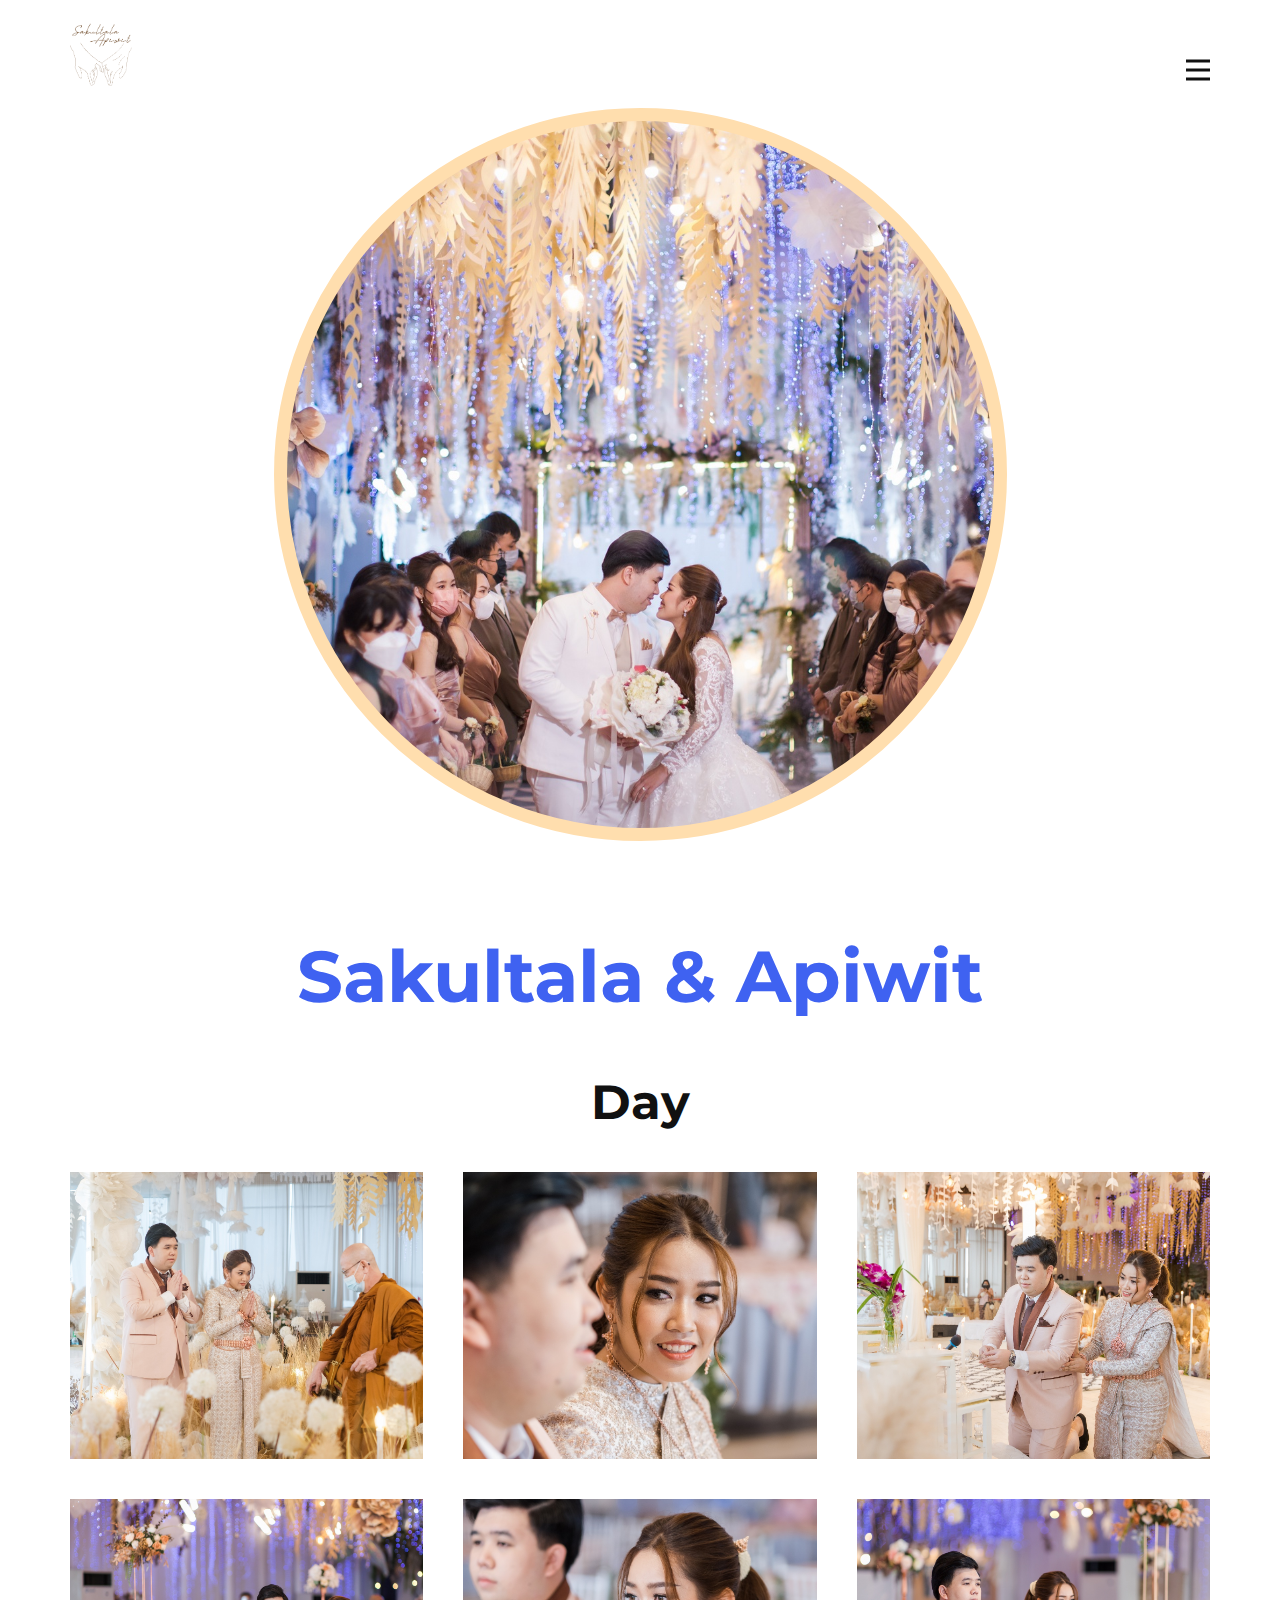
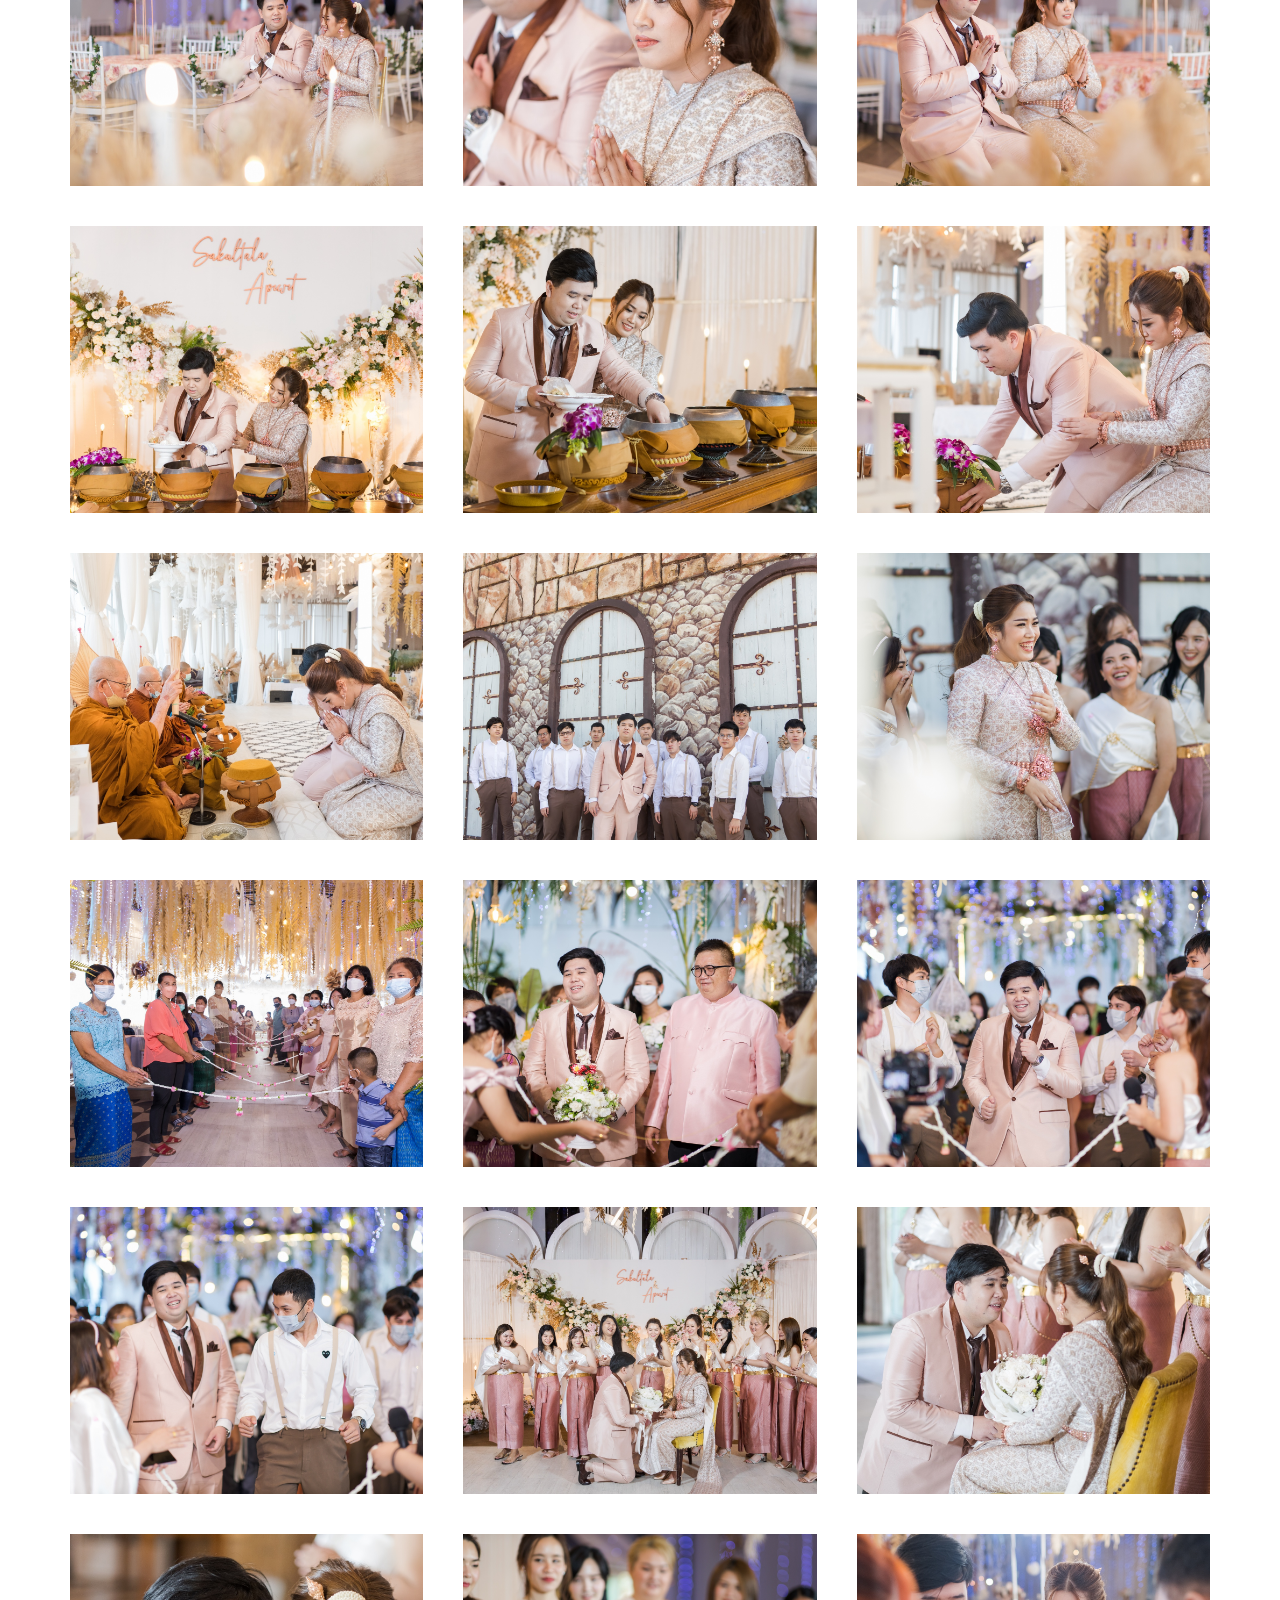
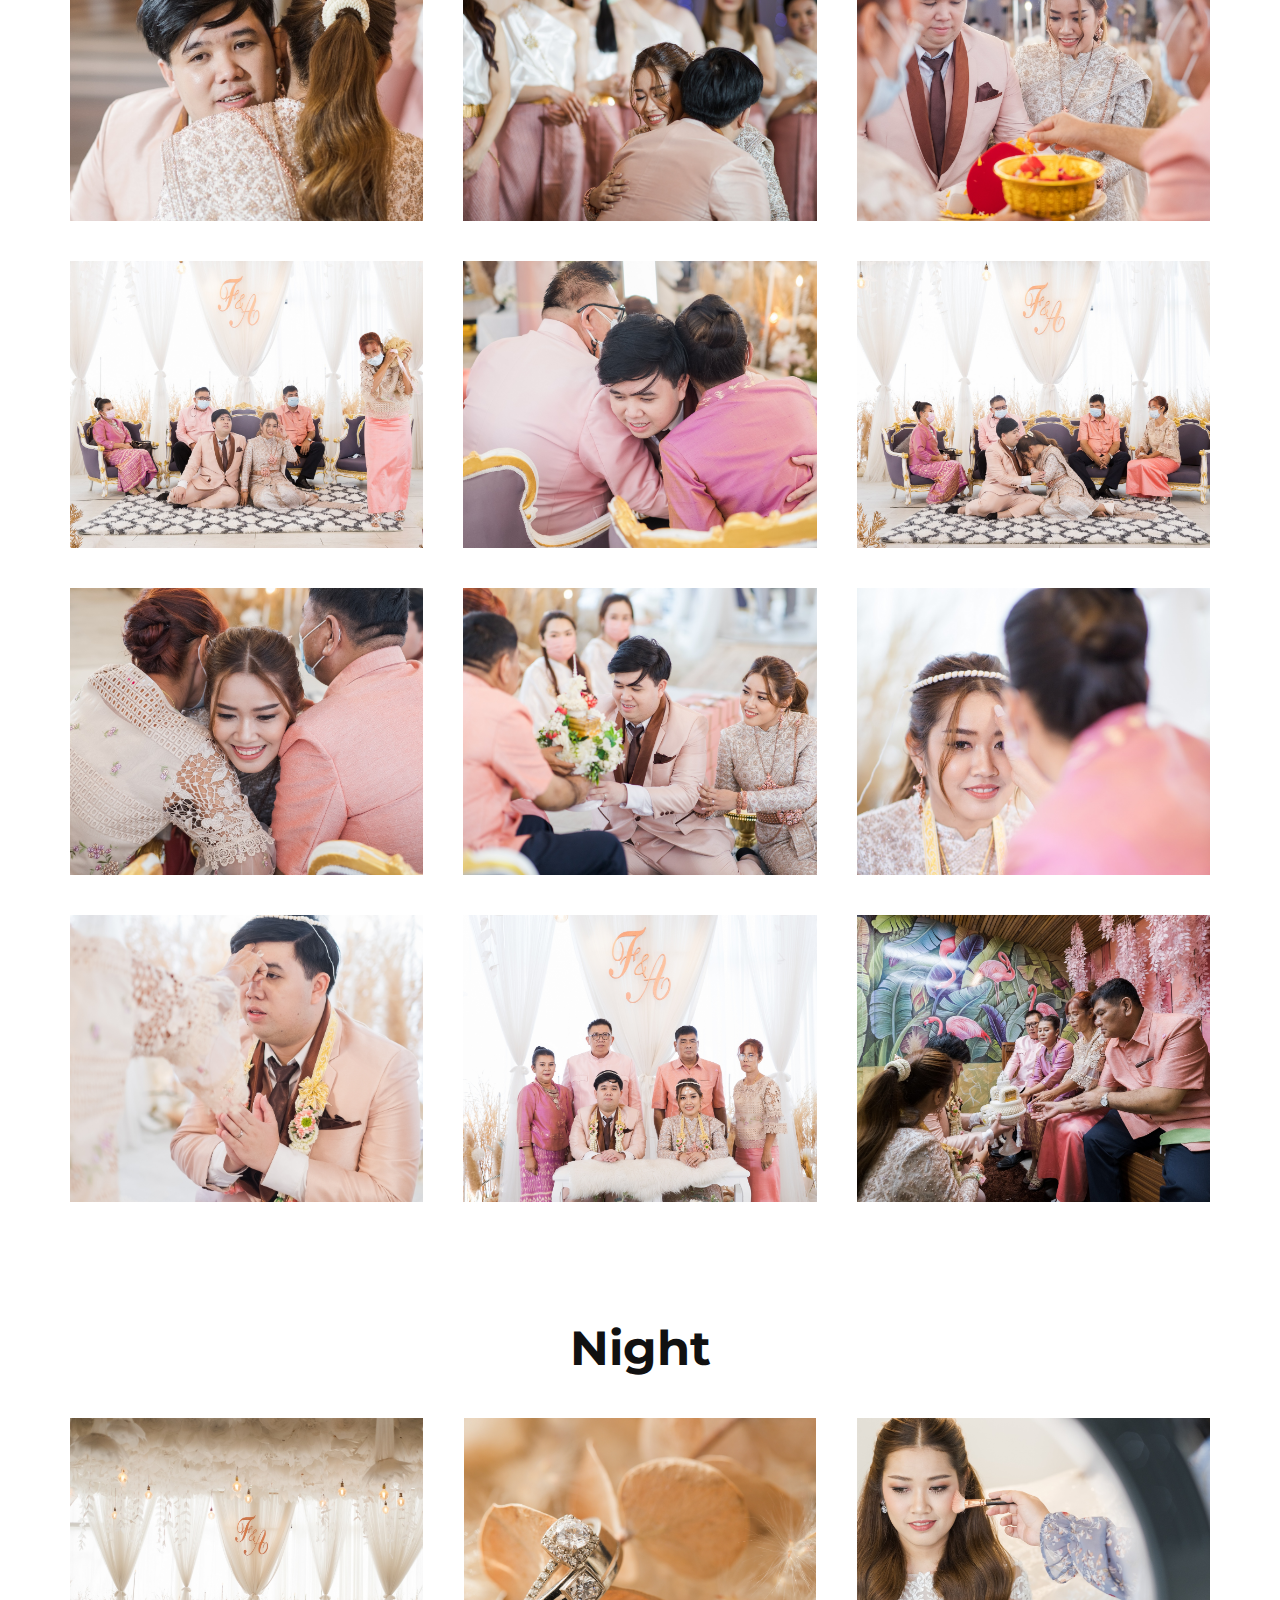
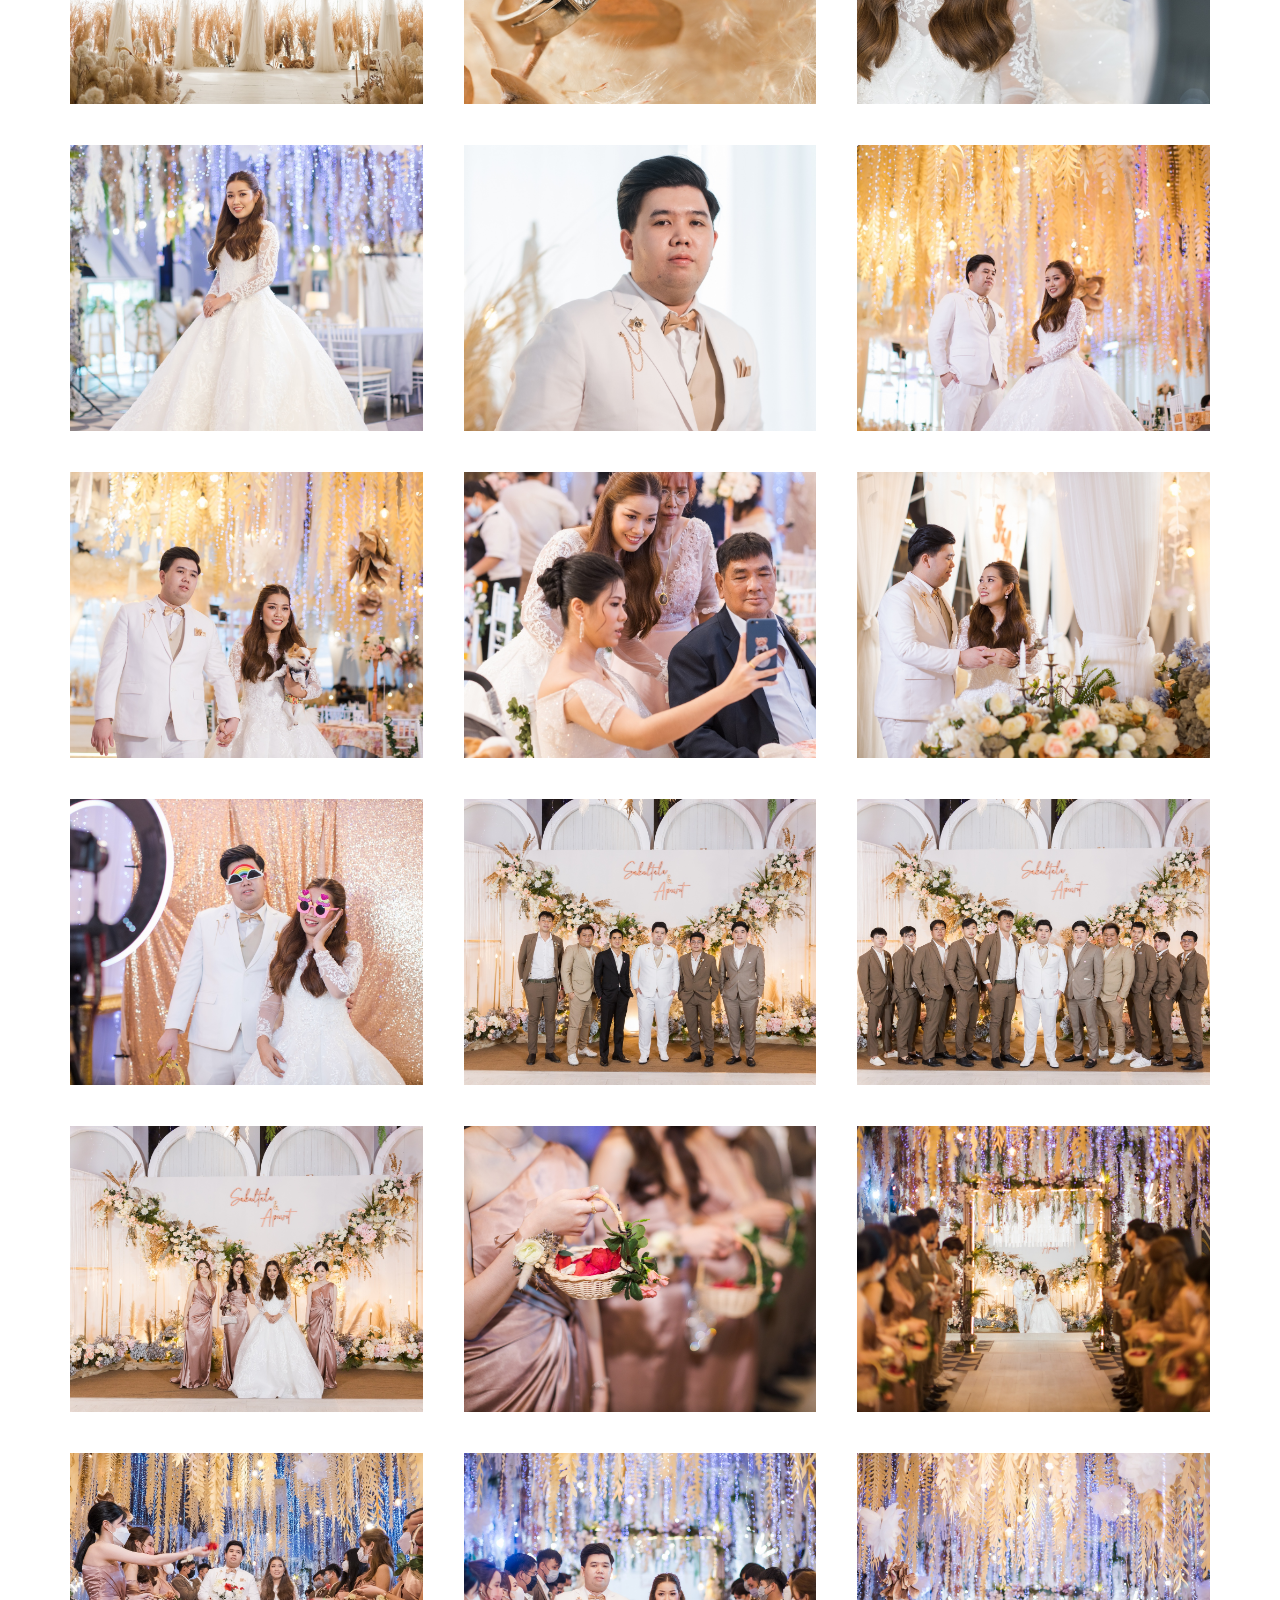
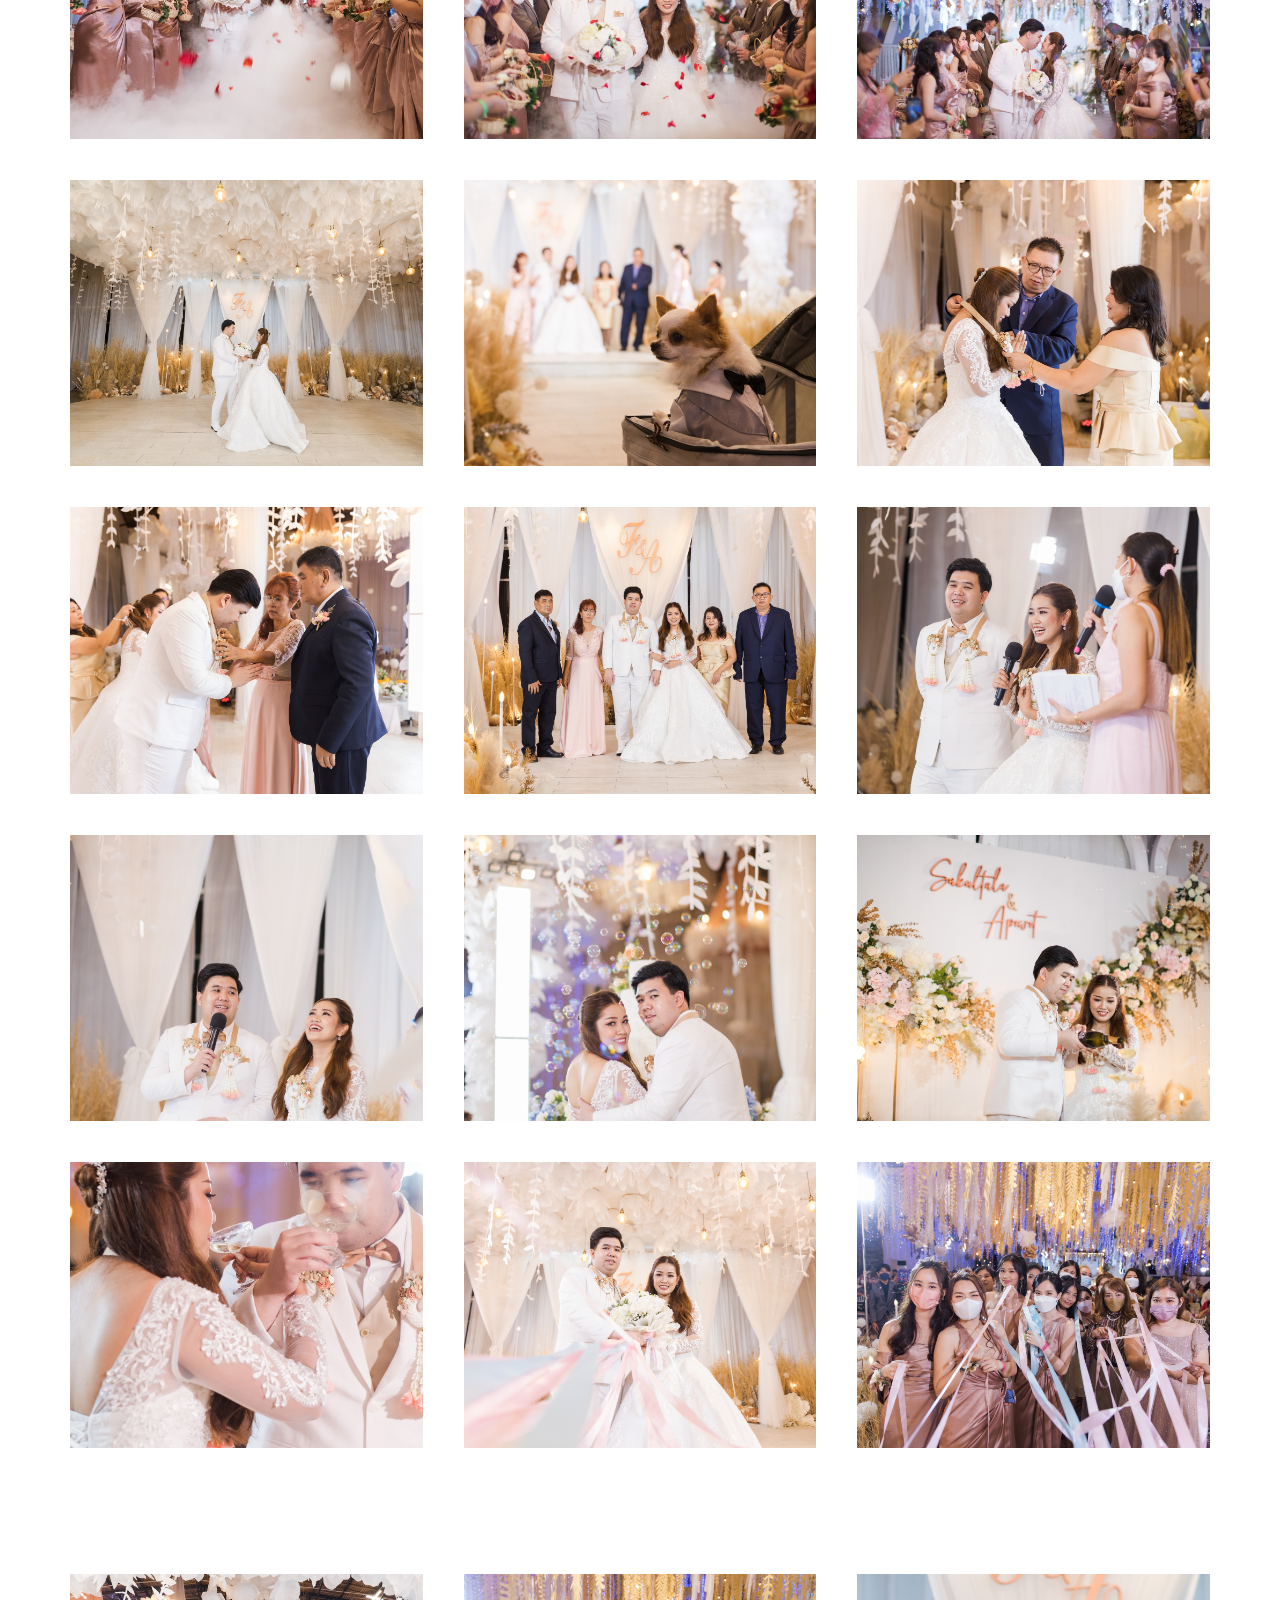
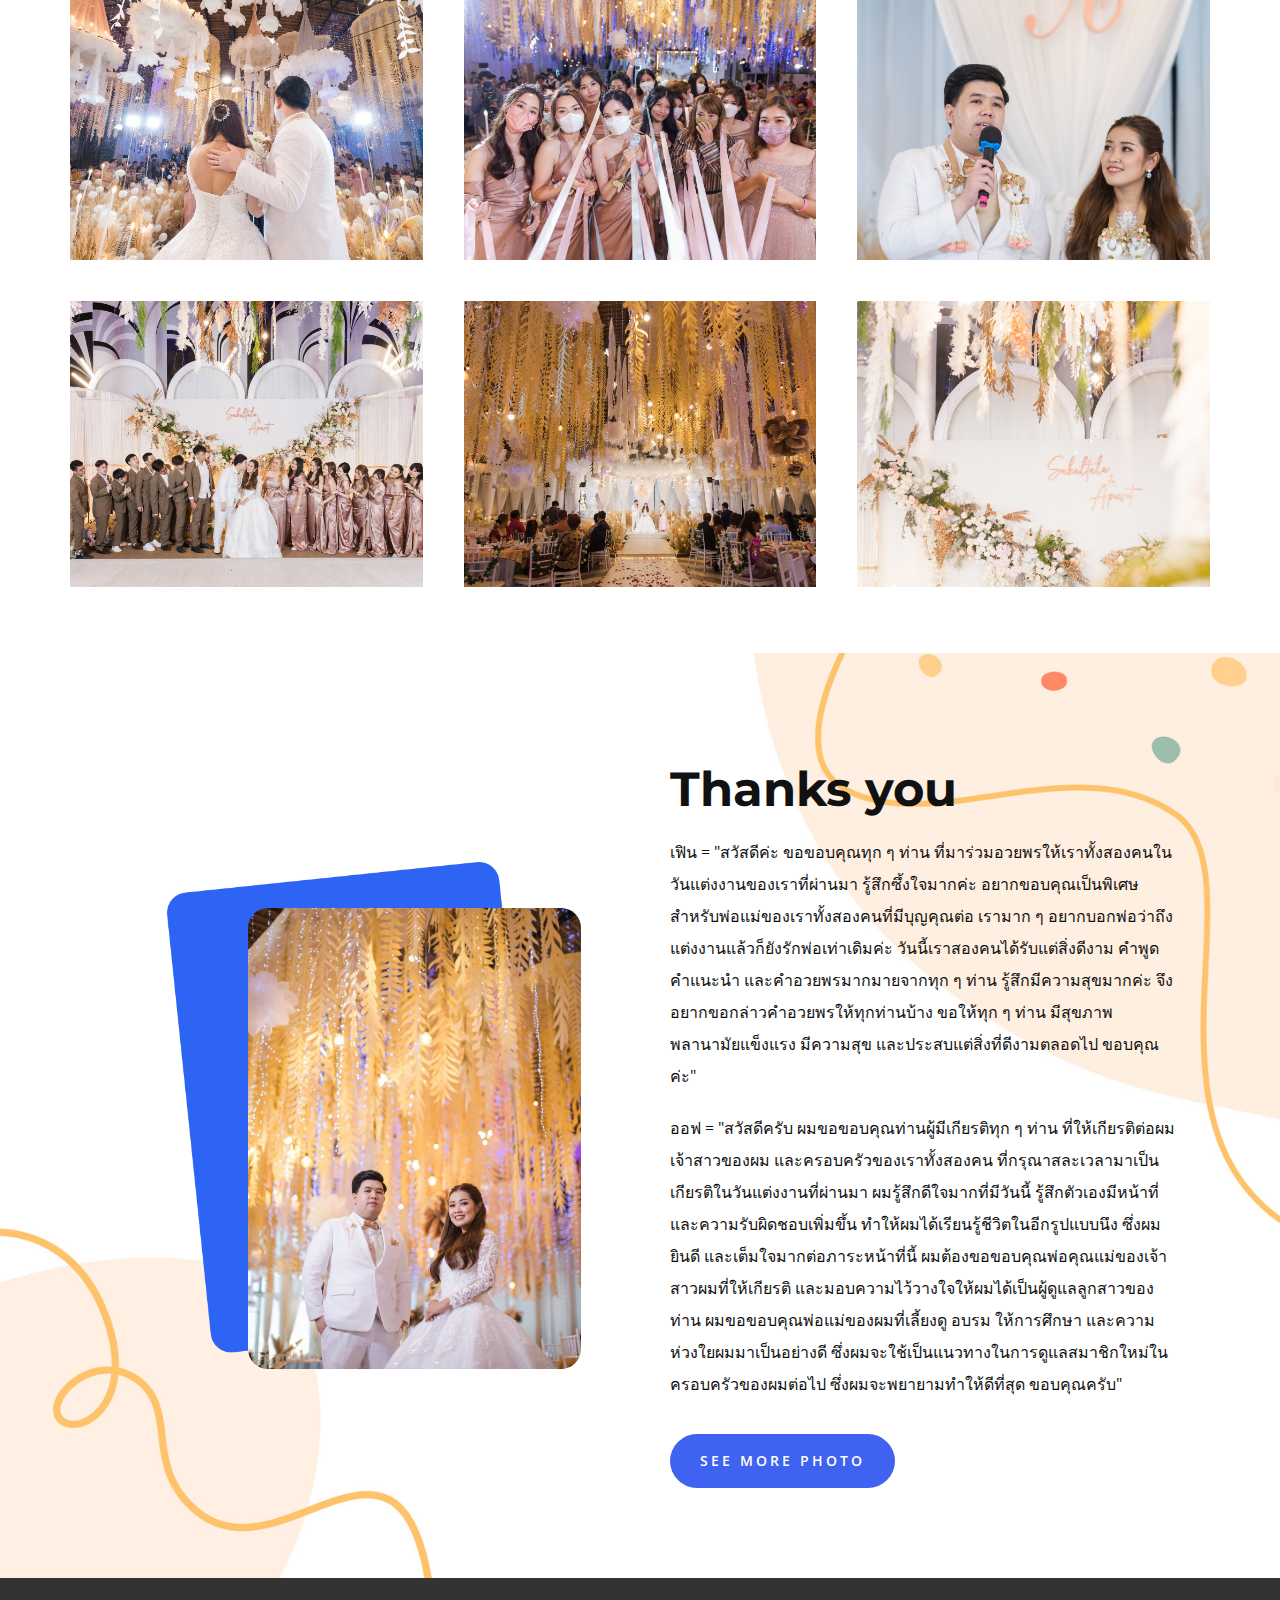
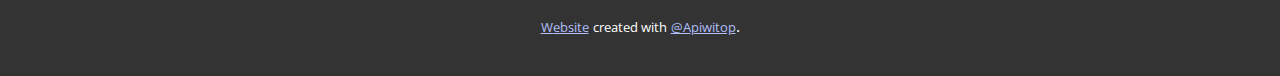
<file: Gallery.html>
<!DOCTYPE html>
<html style="font-size: 16px;"><head>
    <meta name="viewport" content="width=device-width, initial-scale=1.0">
    <meta charset="utf-8">
    <meta name="keywords" content="​FernAofWedding">
    <meta name="description" content="">
    <meta name="page_type" content="np-template-header-footer-from-plugin">
    <title>Gallery</title>
    <link rel="stylesheet" href="apiwitop.css" media="screen">
<link rel="stylesheet" href="Gallery.css" media="screen">
    <script class="u-script" type="text/javascript" src="jquery.js" defer=""></script>
    <script class="u-script" type="text/javascript" src="apiwitop.js" defer=""></script>
    <meta property="og:title" content="Gallery">
    <meta property="og:description" content="รวมภาพความทรงจำ เฟิน+ออฟ">
    <meta property="og:image" content="images/WD_00816.jpg">
    <link id="u-theme-google-font" rel="stylesheet" href="https://fonts.googleapis.com/css?family=Montserrat:100,100i,200,200i,300,300i,400,400i,500,500i,600,600i,700,700i,800,800i,900,900i|Open+Sans:300,300i,400,400i,500,500i,600,600i,700,700i,800,800i">
    <link id="u-page-google-font" rel="stylesheet" href="https://fonts.googleapis.com/css?family=Montserrat:100,100i,200,200i,300,300i,400,400i,500,500i,600,600i,700,700i,800,800i,900,900i|Montserrat:100,100i,200,200i,300,300i,400,400i,500,500i,600,600i,700,700i,800,800i,900,900i">
    <!-- <link rel="stylesheet" href="swc.css">
    <body>
      
      <div id="boxes">
      <div style="top: 50%; left: 50%; display: none;" id="dialog" class="window"> 
      <div id="san">
      <a href="#" class="close agree"><img src="images/close-icon.png" width="25" style="float:right; margin-right: -25px; margin-top: -20px;"></a>
      <img src="images/san-web-corner.png" href="#" width="450">
      </div>
      </div>
      <div style="width: 2478px; font-size: 32pt; color:white; height: 1202px; display: none; opacity: 0.4;" id="mask"></div>
      </div>
      <script src="http://ajax.googleapis.com/ajax/libs/jquery/1.11.1/jquery.js"></script> 
      <script src="swc.js"></script>
      </body> -->
    
    
    
    
    <script type="application/ld+json">{
		"@context": "http://schema.org",
		"@type": "Organization",
		"name": "",
		"logo": "images/logfa22.png"
}</script>
    <meta name="theme-color" content="#3f62f1">
    <meta property="og:type" content="website">
  </head>
  <body data-home-page="Gallery.html" data-home-page-title="Gallery" class="u-body u-xl-mode"><header class="u-clearfix u-header u-header" id="sec-9be7"><div class="u-clearfix u-sheet u-valign-middle u-sheet-1">
        <a href="https://apiwitop.github.io/gallery/" class="u-image u-logo u-image-1" data-image-width="2785" data-image-height="2870">
          <img src="images/logfa22.png" class="u-logo-image u-logo-image-1">
        </a>
        <nav class="u-menu u-menu-dropdown u-offcanvas u-menu-1" data-responsive-from="XL">
          <div class="menu-collapse" style="font-size: 1rem; letter-spacing: 0px; font-weight: 700; text-transform: uppercase;">
            <a class="u-button-style u-custom-active-border-color u-custom-border u-custom-border-color u-custom-borders u-custom-hover-border-color u-custom-left-right-menu-spacing u-custom-padding-bottom u-custom-text-color u-custom-text-hover-color u-custom-top-bottom-menu-spacing u-nav-link u-text-active-palette-1-base u-text-hover-palette-2-base" href="#">
              <svg class="u-svg-link" viewBox="0 0 24 24"><use xmlns:xlink="http://www.w3.org/1999/xlink" xlink:href="#menu-hamburger"></use></svg>
              <svg class="u-svg-content" version="1.1" id="menu-hamburger" viewBox="0 0 16 16" x="0px" y="0px" xmlns:xlink="http://www.w3.org/1999/xlink" xmlns="http://www.w3.org/2000/svg"><g><rect y="1" width="16" height="2"></rect><rect y="7" width="16" height="2"></rect><rect y="13" width="16" height="2"></rect>
</g></svg>
            </a>
          </div>
          <div class="u-nav-container">
            <ul class="u-nav u-spacing-30 u-unstyled u-nav-1"><li class="u-nav-item"><a class="u-border-2 u-border-active-palette-1-base u-border-hover-palette-1-base u-border-no-left u-border-no-right u-border-no-top u-button-style u-nav-link u-text-active-palette-1-base u-text-grey-90 u-text-hover-grey-90" href="Gallery.html" style="padding: 10px 0px;">Gallery</a>
</li><li class="u-nav-item"><a class="u-border-2 u-border-active-palette-1-base u-border-hover-palette-1-base u-border-no-left u-border-no-right u-border-no-top u-button-style u-nav-link u-text-active-palette-1-base u-text-grey-90 u-text-hover-grey-90" href="About.html" style="padding: 10px 0px;">About</a>
</li><li class="u-nav-item"><a class="u-border-2 u-border-active-palette-1-base u-border-hover-palette-1-base u-border-no-left u-border-no-right u-border-no-top u-button-style u-nav-link u-text-active-palette-1-base u-text-grey-90 u-text-hover-grey-90" href="Contact.html" style="padding: 10px 0px;">Contact</a>
</li></ul>
          </div>
          <div class="u-custom-menu u-nav-container-collapse">
            <div class="u-black u-container-style u-inner-container-layout u-opacity u-opacity-95 u-sidenav">
              <div class="u-inner-container-layout u-sidenav-overflow">
                <div class="u-menu-close"></div>
                <ul class="u-align-center u-nav u-popupmenu-items u-unstyled u-nav-2"><li class="u-nav-item"><a class="u-button-style u-nav-link" href="Gallery.html" style="padding: 10px 0px;">Gallery</a>
</li></ul>
              </div>
            </div>
            <div class="u-black u-menu-overlay u-opacity u-opacity-70"></div>
          </div>
        </nav>
      </div></header>
    <section class="u-align-center u-clearfix u-section-1" id="carousel_e885">
      <div class="u-clearfix u-sheet u-valign-bottom-xl u-sheet-1">
        <div class="u-align-center u-border-13 u-border-palette-3-light-2 u-image u-image-circle u-image-1" alt="" data-image-width="3960" data-image-height="2640"></div>
        <h1 class="u-text u-text-palette-1-base u-text-1">Sakultala &amp; Apiwit</h1>
      </div>
    </section>
    <section class="u-align-center u-clearfix u-section-2" id="carousel_b625">
      <div class="u-clearfix u-sheet u-valign-middle-xl u-sheet-1">
        <h2 class="u-text u-text-default u-text-1">Day</h2>
        <div class="u-expanded-width u-gallery u-layout-grid u-lightbox u-show-text-on-hover u-gallery-1">
          <div class="u-gallery-inner u-gallery-inner-1">
            <div class="u-effect-fade u-effect-hover-zoom u-gallery-item">
              <div class="u-back-slide" data-image-width="3960" data-image-height="2640">
                <img class="u-back-image u-expanded" src="images/WD_00023.jpg">
              </div>
              <div class="u-over-slide u-over-slide-1">
                <h3 class="u-gallery-heading"></h3>
                <p class="u-gallery-text"></p>
              </div>
            </div>
            <div class="u-effect-fade u-effect-hover-zoom u-gallery-item">
              <div class="u-back-slide" data-image-width="2640" data-image-height="3960">
                <img class="u-back-image u-expanded u-back-image-2" src="images/WD_00027.jpg">
              </div>
              <div class="u-over-slide u-over-slide-2">
                <h3 class="u-gallery-heading"></h3>
                <p class="u-gallery-text"></p>
              </div>
            </div>
            <div class="u-effect-fade u-effect-hover-zoom u-gallery-item">
              <div class="u-back-slide" data-image-width="3960" data-image-height="2640">
                <img class="u-back-image u-expanded u-back-image-3" src="images/WD_00029.jpg">
              </div>
              <div class="u-over-slide u-over-slide-3">
                <h3 class="u-gallery-heading"></h3>
                <p class="u-gallery-text"></p>
              </div>
            </div>
            <div class="u-effect-fade u-effect-hover-zoom u-gallery-item">
              <div class="u-back-slide" data-image-width="3960" data-image-height="2640">
                <img class="u-back-image u-expanded" src="images/WD_00041.jpg">
              </div>
              <div class="u-over-slide u-over-slide-4">
                <h3 class="u-gallery-heading"></h3>
                <p class="u-gallery-text"></p>
              </div>
            </div>
            <div class="u-effect-fade u-effect-hover-zoom u-gallery-item">
              <div class="u-back-slide" data-image-width="1067" data-image-height="1600">
                <img class="u-back-image u-expanded u-back-image-5" src="images/WD_00046.jpg">
              </div>
              <div class="u-over-slide u-over-slide-5">
                <h3 class="u-gallery-heading"></h3>
                <p class="u-gallery-text"></p>
              </div>
            </div>
            <div class="u-effect-fade u-effect-hover-zoom u-gallery-item">
              <div class="u-back-slide" data-image-width="3960" data-image-height="2640">
                <img class="u-back-image u-expanded" src="images/WD_00055.jpg">
              </div>
              <div class="u-over-slide u-over-slide-6">
                <h3 class="u-gallery-heading"></h3>
                <p class="u-gallery-text"></p>
              </div>
            </div>
            <div class="u-effect-fade u-effect-hover-zoom u-gallery-item">
              <div class="u-back-slide" data-image-width="1600" data-image-height="1067">
                <img class="u-back-image u-expanded" src="images/WD_00078.jpg">
              </div>
              <div class="u-over-slide u-over-slide-7">
                <h3 class="u-gallery-heading"></h3>
                <p class="u-gallery-text"></p>
              </div>
            </div>
            <div class="u-effect-fade u-effect-hover-zoom u-gallery-item">
              <div class="u-back-slide" data-image-width="1600" data-image-height="1067">
                <img class="u-back-image u-expanded" src="images/WD_00079.jpg">
              </div>
              <div class="u-over-slide u-over-slide-8">
                <h3 class="u-gallery-heading"></h3>
                <p class="u-gallery-text"></p>
              </div>
            </div>
            <div class="u-effect-fade u-effect-hover-zoom u-gallery-item">
              <div class="u-back-slide" data-image-width="1600" data-image-height="1067">
                <img class="u-back-image u-expanded" src="images/WD_00095.jpg">
              </div>
              <div class="u-over-slide u-over-slide-9">
                <h3 class="u-gallery-heading"></h3>
                <p class="u-gallery-text"></p>
              </div>
            </div>
            <div class="u-effect-fade u-effect-hover-zoom u-gallery-item">
              <div class="u-back-slide" data-image-width="1600" data-image-height="1067">
                <img class="u-back-image u-expanded" src="images/WD_00103.jpg">
              </div>
              <div class="u-over-slide u-over-slide-10">
                <h3 class="u-gallery-heading"></h3>
                <p class="u-gallery-text"></p>
              </div>
            </div>
            <div class="u-effect-fade u-effect-hover-zoom u-gallery-item">
              <div class="u-back-slide" data-image-width="1600" data-image-height="1067">
                <img class="u-back-image u-expanded" src="images/WD_00127.jpg">
              </div>
              <div class="u-over-slide u-over-slide-11">
                <h3 class="u-gallery-heading"></h3>
                <p class="u-gallery-text"></p>
              </div>
            </div>
            <div class="u-effect-fade u-effect-hover-zoom u-gallery-item">
              <div class="u-back-slide" data-image-width="1600" data-image-height="1067">
                <img class="u-back-image u-expanded" src="images/WD_00131.jpg">
              </div>
              <div class="u-over-slide u-over-slide-12">
                <h3 class="u-gallery-heading"></h3>
                <p class="u-gallery-text"></p>
              </div>
            </div>
            <div class="u-effect-fade u-effect-hover-zoom u-gallery-item">
              <div class="u-back-slide" data-image-width="1600" data-image-height="1067">
                <img class="u-back-image u-expanded" src="images/WD_00168.jpg">
              </div>
              <div class="u-over-slide u-over-slide-13">
                <h3 class="u-gallery-heading"></h3>
                <p class="u-gallery-text"></p>
              </div>
            </div>
            <div class="u-effect-fade u-effect-hover-zoom u-gallery-item">
              <div class="u-back-slide" data-image-width="1600" data-image-height="1067">
                <img class="u-back-image u-expanded" src="images/WD_00172.jpg">
              </div>
              <div class="u-over-slide u-over-slide-14">
                <h3 class="u-gallery-heading"></h3>
                <p class="u-gallery-text"></p>
              </div>
            </div>
            <div class="u-effect-fade u-effect-hover-zoom u-gallery-item">
              <div class="u-back-slide" data-image-width="1600" data-image-height="1067">
                <img class="u-back-image u-expanded" src="images/WD_00196.jpg">
              </div>
              <div class="u-over-slide u-over-slide-15">
                <h3 class="u-gallery-heading"></h3>
                <p class="u-gallery-text"></p>
              </div>
            </div>
            <div class="u-effect-fade u-effect-hover-zoom u-gallery-item">
              <div class="u-back-slide" data-image-width="1600" data-image-height="1067">
                <img class="u-back-image u-expanded" src="images/WD_00201.jpg">
              </div>
              <div class="u-over-slide u-over-slide-16">
                <h3 class="u-gallery-heading"></h3>
                <p class="u-gallery-text"></p>
              </div>
            </div>
            <div class="u-effect-fade u-effect-hover-zoom u-gallery-item">
              <div class="u-back-slide" data-image-width="1600" data-image-height="1067">
                <img class="u-back-image u-expanded" src="images/WD_00229.jpg">
              </div>
              <div class="u-over-slide u-over-slide-17">
                <h3 class="u-gallery-heading"></h3>
                <p class="u-gallery-text"></p>
              </div>
            </div>
            <div class="u-effect-fade u-effect-hover-zoom u-gallery-item">
              <div class="u-back-slide" data-image-width="1600" data-image-height="1067">
                <img class="u-back-image u-expanded" src="images/WD_00231.jpg">
              </div>
              <div class="u-over-slide u-over-slide-18">
                <h3 class="u-gallery-heading"></h3>
                <p class="u-gallery-text"></p>
              </div>
            </div>
            <div class="u-effect-fade u-effect-hover-zoom u-gallery-item">
              <div class="u-back-slide" data-image-width="2640" data-image-height="3960">
                <img class="u-back-image u-expanded u-back-image-19" src="images/WD_00242.jpg">
              </div>
              <div class="u-over-slide u-over-slide-19">
                <h3 class="u-gallery-heading"></h3>
                <p class="u-gallery-text"></p>
              </div>
            </div>
            <div class="u-effect-fade u-effect-hover-zoom u-gallery-item">
              <div class="u-back-slide" data-image-width="3960" data-image-height="2640">
                <img class="u-back-image u-expanded" src="images/WD_00244.jpg">
              </div>
              <div class="u-over-slide u-over-slide-20">
                <h3 class="u-gallery-heading"></h3>
                <p class="u-gallery-text"></p>
              </div>
            </div>
            <div class="u-effect-fade u-effect-hover-zoom u-gallery-item">
              <div class="u-back-slide" data-image-width="1600" data-image-height="1067">
                <img class="u-back-image u-expanded" src="images/WD_00262.jpg">
              </div>
              <div class="u-over-slide u-over-slide-21">
                <h3 class="u-gallery-heading"></h3>
                <p class="u-gallery-text"></p>
              </div>
            </div>
            <div class="u-effect-fade u-effect-hover-zoom u-gallery-item">
              <div class="u-back-slide" data-image-width="1600" data-image-height="1067">
                <img class="u-back-image u-expanded" src="images/WD_00276.jpg">
              </div>
              <div class="u-over-slide u-over-slide-22">
                <h3 class="u-gallery-heading"></h3>
                <p class="u-gallery-text"></p>
              </div>
            </div>
            <div class="u-effect-fade u-effect-hover-zoom u-gallery-item">
              <div class="u-back-slide" data-image-width="3960" data-image-height="2640">
                <img class="u-back-image u-expanded" src="images/WD_00281.jpg">
              </div>
              <div class="u-over-slide u-over-slide-23">
                <h3 class="u-gallery-heading"></h3>
                <p class="u-gallery-text"></p>
              </div>
            </div>
            <div class="u-effect-fade u-effect-hover-zoom u-gallery-item">
              <div class="u-back-slide" data-image-width="3960" data-image-height="2640">
                <img class="u-back-image u-expanded" src="images/WD_00288.jpg">
              </div>
              <div class="u-over-slide u-over-slide-24">
                <h3 class="u-gallery-heading"></h3>
                <p class="u-gallery-text"></p>
              </div>
            </div>
            <div class="u-effect-fade u-effect-hover-zoom u-gallery-item">
              <div class="u-back-slide" data-image-width="1600" data-image-height="1067">
                <img class="u-back-image u-expanded" src="images/WD_00310.jpg">
              </div>
              <div class="u-over-slide u-over-slide-25">
                <h3 class="u-gallery-heading"></h3>
                <p class="u-gallery-text"></p>
              </div>
            </div>
            <div class="u-effect-fade u-effect-hover-zoom u-gallery-item">
              <div class="u-back-slide" data-image-width="1600" data-image-height="1067">
                <img class="u-back-image u-expanded" src="images/WD_00355.jpg">
              </div>
              <div class="u-over-slide u-over-slide-26">
                <h3 class="u-gallery-heading"></h3>
                <p class="u-gallery-text"></p>
              </div>
            </div>
            <div class="u-effect-fade u-effect-hover-zoom u-gallery-item">
              <div class="u-back-slide" data-image-width="1067" data-image-height="1600">
                <img class="u-back-image u-expanded u-back-image-27" src="images/WD_00444.jpg">
              </div>
              <div class="u-over-slide u-over-slide-27">
                <h3 class="u-gallery-heading"></h3>
                <p class="u-gallery-text"></p>
              </div>
            </div>
            <div class="u-effect-fade u-effect-hover-zoom u-gallery-item">
              <div class="u-back-slide" data-image-width="2640" data-image-height="3960">
                <img class="u-back-image u-expanded" src="images/WD_00441.jpg">
              </div>
              <div class="u-over-slide u-over-slide-28">
                <h3 class="u-gallery-heading"></h3>
                <p class="u-gallery-text"></p>
              </div>
            </div>
            <div class="u-effect-fade u-effect-hover-zoom u-gallery-item">
              <div class="u-back-slide" data-image-width="1600" data-image-height="1067">
                <img class="u-back-image u-expanded" src="images/WD_00545.jpg">
              </div>
              <div class="u-over-slide u-over-slide-29">
                <h3 class="u-gallery-heading"></h3>
                <p class="u-gallery-text"></p>
              </div>
            </div>
            <div class="u-effect-fade u-effect-hover-zoom u-gallery-item">
              <div class="u-back-slide" data-image-width="1600" data-image-height="1067">
                <img class="u-back-image u-expanded" src="images/WD_00640.jpg">
              </div>
              <div class="u-over-slide u-over-slide-30">
                <h3 class="u-gallery-heading"></h3>
                <p class="u-gallery-text"></p>
              </div>
            </div>
          </div>
        </div>
      </div>
    </section>
    <section class="u-align-center u-clearfix u-section-3" id="carousel_d5f1">
      <div class="u-clearfix u-sheet u-valign-middle-xl u-sheet-1">
        <h2 class="u-text u-text-default u-text-1">Night</h2>
        <div class="u-expanded-width u-gallery u-layout-grid u-lightbox u-show-text-on-hover u-gallery-1">
          <div class="u-gallery-inner u-gallery-inner-1">
            <div class="u-effect-fade u-effect-hover-zoom u-gallery-item">
              <div class="u-back-slide" data-image-width="3960" data-image-height="2640">
                <img class="u-back-image u-expanded" src="images/WD_00645.jpg">
              </div>
              <div class="u-over-slide u-over-slide-1">
                <h3 class="u-gallery-heading"></h3>
                <p class="u-gallery-text"></p>
              </div>
            </div>
            <div class="u-effect-fade u-effect-hover-zoom u-gallery-item">
              <div class="u-back-slide" data-image-width="3960" data-image-height="2640">
                <img class="u-back-image u-expanded" src="images/WD_00652.jpg">
              </div>
              <div class="u-over-slide u-over-slide-2">
                <h3 class="u-gallery-heading"></h3>
                <p class="u-gallery-text"></p>
              </div>
            </div>
            <div class="u-effect-fade u-effect-hover-zoom u-gallery-item">
              <div class="u-back-slide" data-image-width="3960" data-image-height="2640">
                <img class="u-back-image u-expanded" src="images/WD_00658.jpg">
              </div>
              <div class="u-over-slide u-over-slide-3">
                <h3 class="u-gallery-heading"></h3>
                <p class="u-gallery-text"></p>
              </div>
            </div>
            <div class="u-effect-fade u-effect-hover-zoom u-gallery-item">
              <div class="u-back-slide" data-image-width="2640" data-image-height="3960">
                <img class="u-back-image u-expanded" src="images/WD_00688.jpg">
              </div>
              <div class="u-over-slide u-over-slide-4">
                <h3 class="u-gallery-heading"></h3>
                <p class="u-gallery-text"></p>
              </div>
            </div>
            <div class="u-effect-fade u-effect-hover-zoom u-gallery-item">
              <div class="u-back-slide" data-image-width="2640" data-image-height="3960">
                <img class="u-back-image u-expanded u-back-image-5" src="images/WD_00695.jpg">
              </div>
              <div class="u-over-slide u-over-slide-5">
                <h3 class="u-gallery-heading"></h3>
                <p class="u-gallery-text"></p>
              </div>
            </div>
            <div class="u-effect-fade u-effect-hover-zoom u-gallery-item">
              <div class="u-back-slide" data-image-width="2640" data-image-height="3960">
                <img class="u-back-image u-expanded" src="images/WD_00708.jpg">
              </div>
              <div class="u-over-slide u-over-slide-6">
                <h3 class="u-gallery-heading"></h3>
                <p class="u-gallery-text"></p>
              </div>
            </div>
            <div class="u-effect-fade u-effect-hover-zoom u-gallery-item">
              <div class="u-back-slide" data-image-width="3960" data-image-height="2640">
                <img class="u-back-image u-expanded" src="images/WD_00731.jpg">
              </div>
              <div class="u-over-slide u-over-slide-7">
                <h3 class="u-gallery-heading"></h3>
                <p class="u-gallery-text"></p>
              </div>
            </div>
            <div class="u-effect-fade u-effect-hover-zoom u-gallery-item">
              <div class="u-back-slide" data-image-width="2640" data-image-height="3960">
                <img class="u-back-image u-expanded" src="images/WD_00735.jpg">
              </div>
              <div class="u-over-slide u-over-slide-8">
                <h3 class="u-gallery-heading"></h3>
                <p class="u-gallery-text"></p>
              </div>
            </div>
            <div class="u-effect-fade u-effect-hover-zoom u-gallery-item">
              <div class="u-back-slide" data-image-width="3960" data-image-height="2640">
                <img class="u-back-image u-expanded" src="images/WD_00753.jpg">
              </div>
              <div class="u-over-slide u-over-slide-9">
                <h3 class="u-gallery-heading"></h3>
                <p class="u-gallery-text"></p>
              </div>
            </div>
            <div class="u-effect-fade u-effect-hover-zoom u-gallery-item">
              <div class="u-back-slide" data-image-width="3960" data-image-height="2640">
                <img class="u-back-image u-expanded" src="images/WD_00769.jpg">
              </div>
              <div class="u-over-slide u-over-slide-10">
                <h3 class="u-gallery-heading"></h3>
                <p class="u-gallery-text"></p>
              </div>
            </div>
            <div class="u-effect-fade u-effect-hover-zoom u-gallery-item">
              <div class="u-back-slide" data-image-width="3960" data-image-height="2640">
                <img class="u-back-image u-expanded" src="images/WD_00771.jpg">
              </div>
              <div class="u-over-slide u-over-slide-11">
                <h3 class="u-gallery-heading"></h3>
                <p class="u-gallery-text"></p>
              </div>
            </div>
            <div class="u-effect-fade u-effect-hover-zoom u-gallery-item">
              <div class="u-back-slide" data-image-width="3960" data-image-height="2640">
                <img class="u-back-image u-expanded" src="images/WD_00775.jpg">
              </div>
              <div class="u-over-slide u-over-slide-12">
                <h3 class="u-gallery-heading"></h3>
                <p class="u-gallery-text"></p>
              </div>
            </div>
            <div class="u-effect-fade u-effect-hover-zoom u-gallery-item">
              <div class="u-back-slide" data-image-width="3960" data-image-height="2640">
                <img class="u-back-image u-expanded" src="images/WD_00785.jpg">
              </div>
              <div class="u-over-slide u-over-slide-13">
                <h3 class="u-gallery-heading"></h3>
                <p class="u-gallery-text"></p>
              </div>
            </div>
            <div class="u-effect-fade u-effect-hover-zoom u-gallery-item">
              <div class="u-back-slide" data-image-width="1600" data-image-height="1067">
                <img class="u-back-image u-expanded" src="images/WD_00796.jpg">
              </div>
              <div class="u-over-slide u-over-slide-14">
                <h3 class="u-gallery-heading"></h3>
                <p class="u-gallery-text"></p>
              </div>
            </div>
            <div class="u-effect-fade u-effect-hover-zoom u-gallery-item">
              <div class="u-back-slide" data-image-width="1600" data-image-height="1067">
                <img class="u-back-image u-expanded" src="images/WD_00799.jpg">
              </div>
              <div class="u-over-slide u-over-slide-15">
                <h3 class="u-gallery-heading"></h3>
                <p class="u-gallery-text"></p>
              </div>
            </div>
            <div class="u-effect-fade u-effect-hover-zoom u-gallery-item">
              <div class="u-back-slide" data-image-width="3960" data-image-height="2640">
                <img class="u-back-image u-expanded" src="images/WD_00800.jpg">
              </div>
              <div class="u-over-slide u-over-slide-16">
                <h3 class="u-gallery-heading"></h3>
                <p class="u-gallery-text"></p>
              </div>
            </div>
            <div class="u-effect-fade u-effect-hover-zoom u-gallery-item">
              <div class="u-back-slide" data-image-width="3960" data-image-height="2640">
                <img class="u-back-image u-expanded" src="images/WD_00807.jpg">
              </div>
              <div class="u-over-slide u-over-slide-17">
                <h3 class="u-gallery-heading"></h3>
                <p class="u-gallery-text"></p>
              </div>
            </div>
            <div class="u-effect-fade u-effect-hover-zoom u-gallery-item">
              <div class="u-back-slide" data-image-width="3960" data-image-height="2640">
                <img class="u-back-image u-expanded" src="images/WD_00819.jpg">
              </div>
              <div class="u-over-slide u-over-slide-18">
                <h3 class="u-gallery-heading"></h3>
                <p class="u-gallery-text"></p>
              </div>
            </div>
            <div class="u-effect-fade u-effect-hover-zoom u-gallery-item">
              <div class="u-back-slide" data-image-width="3960" data-image-height="2640">
                <img class="u-back-image u-expanded" src="images/WD_00821.jpg">
              </div>
              <div class="u-over-slide u-over-slide-19">
                <h3 class="u-gallery-heading"></h3>
                <p class="u-gallery-text"></p>
              </div>
            </div>
            <div class="u-effect-fade u-effect-hover-zoom u-gallery-item">
              <div class="u-back-slide" data-image-width="3960" data-image-height="2640">
                <img class="u-back-image u-expanded" src="images/WD_00827.jpg">
              </div>
              <div class="u-over-slide u-over-slide-20">
                <h3 class="u-gallery-heading"></h3>
                <p class="u-gallery-text"></p>
              </div>
            </div>
            <div class="u-effect-fade u-effect-hover-zoom u-gallery-item">
              <div class="u-back-slide" data-image-width="1600" data-image-height="1067">
                <img class="u-back-image u-expanded" src="images/WD_00829.jpg">
              </div>
              <div class="u-over-slide u-over-slide-21">
                <h3 class="u-gallery-heading"></h3>
                <p class="u-gallery-text"></p>
              </div>
            </div>
            <div class="u-effect-fade u-effect-hover-zoom u-gallery-item">
              <div class="u-back-slide" data-image-width="3960" data-image-height="2640">
                <img class="u-back-image u-expanded" src="images/WD_00832.jpg">
              </div>
              <div class="u-over-slide u-over-slide-22">
                <h3 class="u-gallery-heading"></h3>
                <p class="u-gallery-text"></p>
              </div>
            </div>
            <div class="u-effect-fade u-effect-hover-zoom u-gallery-item">
              <div class="u-back-slide" data-image-width="1600" data-image-height="1067">
                <img class="u-back-image u-expanded" src="images/WD_00833.jpg">
              </div>
              <div class="u-over-slide u-over-slide-23">
                <h3 class="u-gallery-heading"></h3>
                <p class="u-gallery-text"></p>
              </div>
            </div>
            <div class="u-effect-fade u-effect-hover-zoom u-gallery-item">
              <div class="u-back-slide" data-image-width="3960" data-image-height="2640">
                <img class="u-back-image u-expanded" src="images/WD_00840.jpg">
              </div>
              <div class="u-over-slide u-over-slide-24">
                <h3 class="u-gallery-heading"></h3>
                <p class="u-gallery-text"></p>
              </div>
            </div>
            <div class="u-effect-fade u-effect-hover-zoom u-gallery-item">
              <div class="u-back-slide" data-image-width="2640" data-image-height="3960">
                <img class="u-back-image u-expanded" src="images/WD_00841.jpg">
              </div>
              <div class="u-over-slide u-over-slide-25">
                <h3 class="u-gallery-heading"></h3>
                <p class="u-gallery-text"></p>
              </div>
            </div>
            <div class="u-effect-fade u-effect-hover-zoom u-gallery-item">
              <div class="u-back-slide" data-image-width="2640" data-image-height="3960">
                <img class="u-back-image u-expanded" src="images/WD_00856.jpg">
              </div>
              <div class="u-over-slide u-over-slide-26">
                <h3 class="u-gallery-heading"></h3>
                <p class="u-gallery-text"></p>
              </div>
            </div>
            <div class="u-effect-fade u-effect-hover-zoom u-gallery-item">
              <div class="u-back-slide" data-image-width="1600" data-image-height="1067">
                <img class="u-back-image u-expanded" src="images/WD_00867.jpg">
              </div>
              <div class="u-over-slide u-over-slide-27">
                <h3 class="u-gallery-heading"></h3>
                <p class="u-gallery-text"></p>
              </div>
            </div>
            <div class="u-effect-fade u-effect-hover-zoom u-gallery-item">
              <div class="u-back-slide" data-image-width="2640" data-image-height="3960">
                <img class="u-back-image u-expanded" src="images/WD_00873.jpg">
              </div>
              <div class="u-over-slide u-over-slide-28">
                <h3 class="u-gallery-heading"></h3>
                <p class="u-gallery-text"></p>
              </div>
            </div>
            <div class="u-effect-fade u-effect-hover-zoom u-gallery-item">
              <div class="u-back-slide" data-image-width="1600" data-image-height="1067">
                <img class="u-back-image u-expanded" src="images/WD_00888.jpg">
              </div>
              <div class="u-over-slide u-over-slide-29">
                <h3 class="u-gallery-heading"></h3>
                <p class="u-gallery-text"></p>
              </div>
            </div>
            <div class="u-effect-fade u-effect-hover-zoom u-gallery-item">
              <div class="u-back-slide" data-image-width="3960" data-image-height="2640">
                <img class="u-back-image u-expanded" src="images/WD_00891.jpg">
              </div>
              <div class="u-over-slide u-over-slide-30">
                <h3 class="u-gallery-heading"></h3>
                <p class="u-gallery-text"></p>
              </div>
            </div>
          </div>
        </div>
      </div>
    </section>
    <section class="u-align-center u-clearfix u-section-4" id="carousel_910e">
      <div class="u-clearfix u-sheet u-valign-middle-xl u-sheet-1">
        <div class="u-expanded-width u-gallery u-layout-grid u-lightbox u-show-text-on-hover u-gallery-1">
          <div class="u-gallery-inner u-gallery-inner-1">
            <div class="u-effect-fade u-effect-hover-zoom u-gallery-item">
              <div class="u-back-slide" data-image-width="3960" data-image-height="2640">
                <img class="u-back-image u-expanded" src="images/WD_00892.jpg">
              </div>
              <div class="u-over-slide u-over-slide-1">
                <h3 class="u-gallery-heading"></h3>
                <p class="u-gallery-text"></p>
              </div>
            </div>
            <div class="u-effect-fade u-effect-hover-zoom u-gallery-item">
              <div class="u-back-slide" data-image-width="3960" data-image-height="2640">
                <img class="u-back-image u-expanded" src="images/WD_00893.jpg">
              </div>
              <div class="u-over-slide u-over-slide-2">
                <h3 class="u-gallery-heading"></h3>
                <p class="u-gallery-text"></p>
              </div>
            </div>
            <div class="u-effect-fade u-effect-hover-zoom u-gallery-item">
              <div class="u-back-slide" data-image-width="2640" data-image-height="3960">
                <img class="u-back-image u-expanded" src="images/WD_00902.jpg">
              </div>
              <div class="u-over-slide u-over-slide-3">
                <h3 class="u-gallery-heading"></h3>
                <p class="u-gallery-text"></p>
              </div>
            </div>
            <div class="u-effect-fade u-effect-hover-zoom u-gallery-item">
              <div class="u-back-slide" data-image-width="3960" data-image-height="2640">
                <img class="u-back-image u-expanded" src="images/WD_00924.jpg">
              </div>
              <div class="u-over-slide u-over-slide-4">
                <h3 class="u-gallery-heading"></h3>
                <p class="u-gallery-text"></p>
              </div>
            </div>
            <div class="u-effect-fade u-effect-hover-zoom u-gallery-item">
              <div class="u-back-slide" data-image-width="1600" data-image-height="1067">
                <img class="u-back-image u-expanded u-back-image-5" src="images/WD_00904.jpg">
              </div>
              <div class="u-over-slide u-over-slide-5">
                <h3 class="u-gallery-heading"></h3>
                <p class="u-gallery-text"></p>
              </div>
            </div>
            <div class="u-effect-fade u-effect-hover-zoom u-gallery-item">
              <div class="u-back-slide" data-image-width="2640" data-image-height="3960">
                <img class="u-back-image u-expanded" src="images/WD_00647.jpg">
              </div>
              <div class="u-over-slide u-over-slide-6">
                <h3 class="u-gallery-heading"></h3>
                <p class="u-gallery-text"></p>
              </div>
            </div>
          </div>
        </div>
      </div>
    </section>
    <section class="u-clearfix u-image u-section-5" id="sec-ccbd" data-image-width="1534" data-image-height="1080">
      <div class="u-clearfix u-sheet u-valign-middle u-sheet-1">
        <div class="u-clearfix u-expanded-width u-layout-wrap u-layout-wrap-1">
          <div class="u-layout">
            <div class="u-layout-row">
              <div class="u-align-center u-container-style u-layout-cell u-size-30 u-layout-cell-1">
                <div class="u-container-layout u-valign-middle-lg u-valign-middle-sm u-valign-middle-xl u-valign-middle-xs u-container-layout-1">
                  <img class="u-image u-image-contain u-image-default u-image-1" src="images/hghg.png" alt="" data-image-width="600" data-image-height="782">
                  <img class="u-image u-image-round u-radius-20 u-image-2" src="images/WD_00711.jpg" alt="" data-image-width="2640" data-image-height="3960">
                </div>
              </div>
              <div class="u-align-left u-container-style u-layout-cell u-size-30 u-layout-cell-2">
                <div class="u-container-layout u-valign-middle u-container-layout-2">
                  <h2 class="u-text u-text-1"> Thanks you</h2>
                  <p class="u-text u-text-2">เฟิน = "สวัสดีค่ะ ขอขอบคุณทุก ๆ ท่าน ที่มาร่วมอวยพรให้เราทั้งสองคนในวันแต่งงานของเราที่ผ่านมา รู้สึกซึ้งใจมากค่ะ อยากขอบคุณเป็นพิเศษสำหรับพ่อแม่ของเราทั้งสองคนที่มีบุญคุณต่อ เรามาก ๆ อยากบอกพ่อว่าถึงแต่งงานแล้วก็ยังรักพ่อเท่าเดิมค่ะ วันนี้เราสองคนได้รับแต่สิ่งดีงาม คำพูด คำแนะนำ และคำอวยพรมากมายจากทุก ๆ ท่าน รู้สึกมีความสุขมากค่ะ จึงอยากขอกล่าวคำอวยพรให้ทุกท่านบ้าง ขอให้ทุก ๆ ท่าน มีสุขภาพพลานามัยแข็งแรง มีความสุข และประสบแต่สิ่งที่ดีงามตลอดไป ขอบคุณค่ะ"</p>
                  <p class="u-text u-text-2">ออฟ = "สวัสดีครับ ผมขอขอบคุณท่านผู้มีเกียรติทุก ๆ ท่าน ที่ให้เกียรติต่อผม เจ้าสาวของผม และครอบครัวของเราทั้งสองคน ที่กรุณาสละเวลามาเป็นเกียรติในวันแต่งงานที่ผ่านมา ผมรู้สึกดีใจมากที่มีวันนี้ รู้สึกตัวเองมีหน้าที่ และความรับผิดชอบเพิ่มขึ้น ทำให้ผมได้เรียนรู้ชีวิตในอีกรูปแบบนึง ซึ่งผมยินดี และเต็มใจมากต่อภาระหน้าที่นี้ ผมต้องขอขอบคุณพ่อคุณแม่ของเจ้าสาวผมที่ให้เกียรติ และมอบความไว้วางใจให้ผมได้เป็นผู้ดูแลลูกสาวของท่าน ผมขอขอบคุณพ่อแม่ของผมที่เลี้ยงดู อบรม ให้การศึกษา และความห่วงใยผมมาเป็นอย่างดี ซึ่งผมจะใช้เป็นแนวทางในการดูแลสมาชิกใหม่ในครอบครัวของผมต่อไป ซึ่งผมจะพยายามทำให้ดีที่สุด ขอบคุณครับ"</p>
                  <a href="https://drive.google.com/drive/folders/1ufyviAXoLBY17fH_Jl9vjkbCeX9QMN3t?usp=sharing" class="u-btn u-btn-round u-button-style u-radius-50 u-btn-1" title="learn more" target="_blank">See More Photo</a>
                </div>
              </div>
            </div>
          </div>
        </div>
      </div>
    </section>
    
    
   
    <section class="u-backlink u-clearfix u-grey-80">
      <a class="u-link" href="https://apiwitop.github.io/gallery/" target="_blank">
        <span>Website</span>
      </a>
      <p class="u-text">
        <span>created with</span>
      </p>
      <a class="u-link" href="https://www.instagram.com/apiwitop/" target="_blank">
        <span>@apiwitop</span>
      </a>. 
    </section>

    
  
</body></html>
</file>
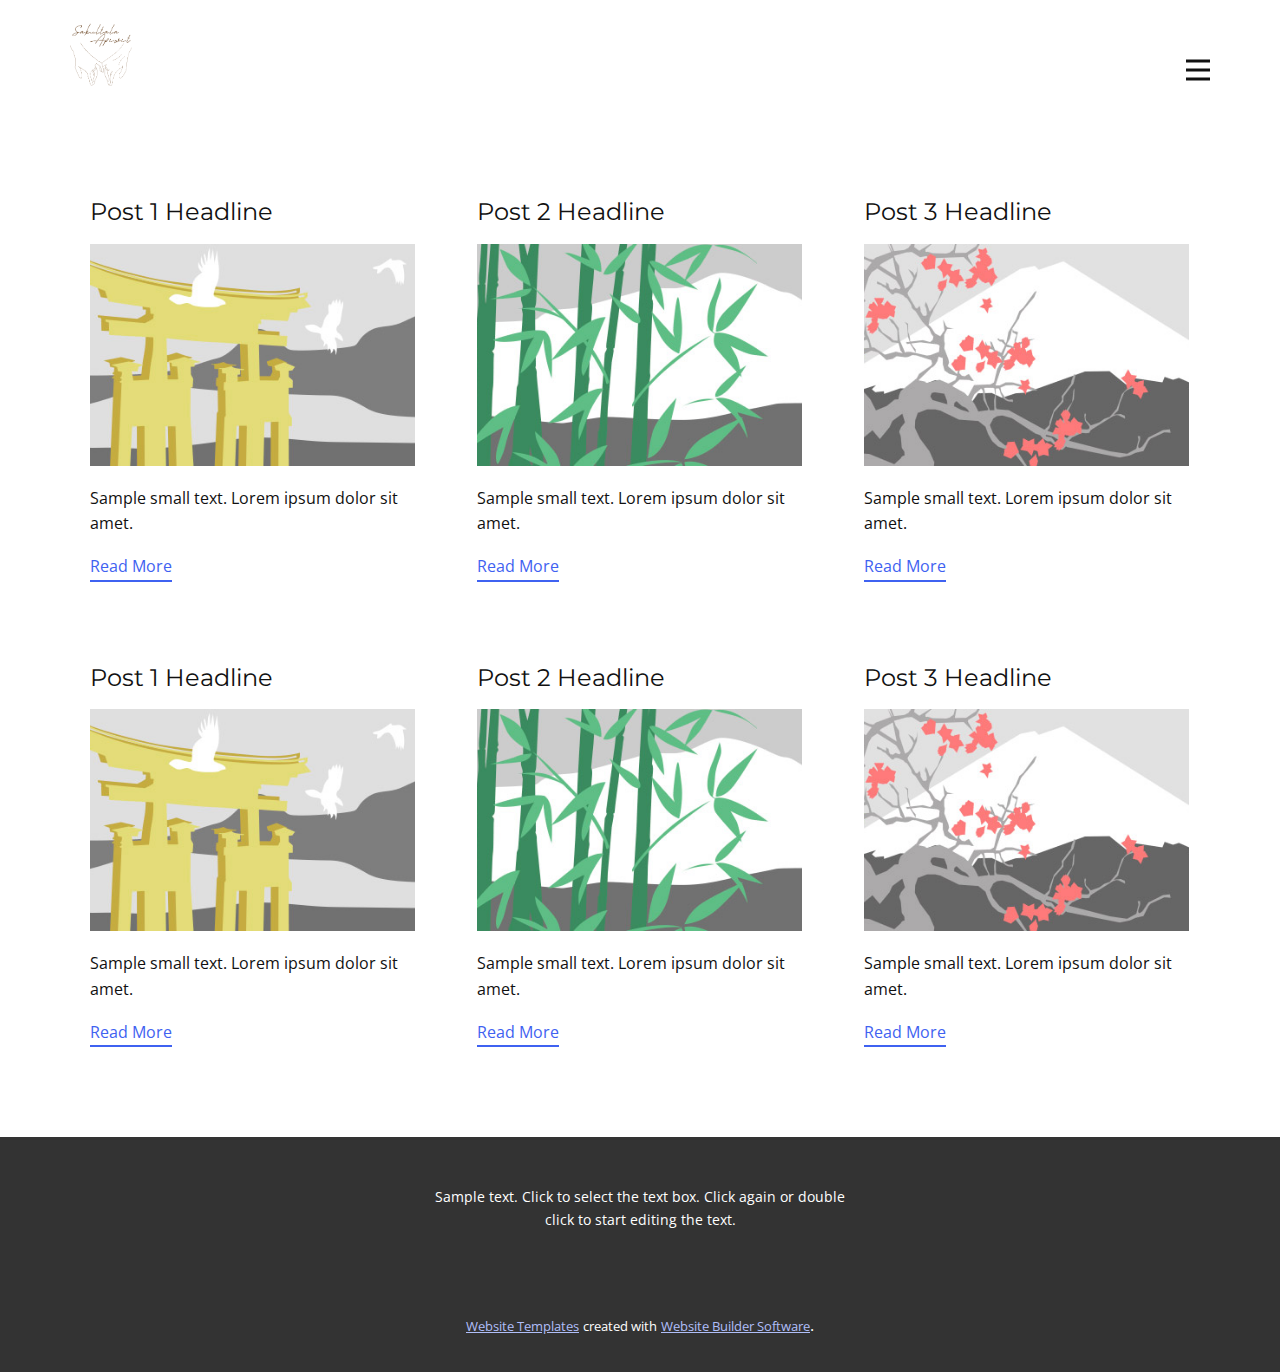
<file: blog/blog.html>
<html style="font-size: 16px;"><head>
    <meta name="viewport" content="width=device-width, initial-scale=1.0">
    <meta charset="utf-8">
    <meta name="keywords" content="">
    <meta name="description" content="">
    <meta name="page_type" content="np-template-header-footer-from-plugin">
    <title>Blog Template</title>
    <link rel="stylesheet" href="../nicepage.css" media="screen">
<link rel="stylesheet" href="../Blog-Template.css" media="screen">
    <script class="u-script" type="text/javascript" src="../jquery.js" defer=""></script>
    <script class="u-script" type="text/javascript" src="../nicepage.js" defer=""></script>
    <meta name="generator" content="Nicepage 4.7.1, nicepage.com">
    <link id="u-theme-google-font" rel="stylesheet" href="https://fonts.googleapis.com/css?family=Montserrat:100,100i,200,200i,300,300i,400,400i,500,500i,600,600i,700,700i,800,800i,900,900i|Open+Sans:300,300i,400,400i,500,500i,600,600i,700,700i,800,800i">
    
    
    <script type="application/ld+json">{
		"@context": "http://schema.org",
		"@type": "Organization",
		"name": "",
		"logo": "images/logfa22.png"
}</script>
    <meta name="theme-color" content="#3f62f1">
  </head>
  <body class="u-body u-xl-mode"><header class="u-clearfix u-header u-header" id="sec-9be7"><div class="u-clearfix u-sheet u-valign-middle u-sheet-1">
        <a href="https://nicepage.com" class="u-image u-logo u-image-1" data-image-width="2785" data-image-height="2870">
          <img src="../images/logfa22.png" class="u-logo-image u-logo-image-1">
        </a>
        <nav class="u-menu u-menu-dropdown u-offcanvas u-menu-1" data-responsive-from="XL">
          <div class="menu-collapse" style="font-size: 1rem; letter-spacing: 0px; font-weight: 700; text-transform: uppercase;">
            <a class="u-button-style u-custom-active-border-color u-custom-border u-custom-border-color u-custom-borders u-custom-hover-border-color u-custom-left-right-menu-spacing u-custom-padding-bottom u-custom-text-color u-custom-text-hover-color u-custom-top-bottom-menu-spacing u-nav-link u-text-active-palette-1-base u-text-hover-palette-2-base" href="#">
              <svg class="u-svg-link" viewBox="0 0 24 24"><use xmlns:xlink="http://www.w3.org/1999/xlink" xlink:href="#menu-hamburger"></use></svg>
              <svg class="u-svg-content" version="1.1" id="menu-hamburger" viewBox="0 0 16 16" x="0px" y="0px" xmlns:xlink="http://www.w3.org/1999/xlink" xmlns="http://www.w3.org/2000/svg"><g><rect y="1" width="16" height="2"></rect><rect y="7" width="16" height="2"></rect><rect y="13" width="16" height="2"></rect>
</g></svg>
            </a>
          </div>
          <div class="u-nav-container">
            <ul class="u-nav u-spacing-30 u-unstyled u-nav-1"><li class="u-nav-item"><a class="u-border-2 u-border-active-palette-1-base u-border-hover-palette-1-base u-border-no-left u-border-no-right u-border-no-top u-button-style u-nav-link u-text-active-palette-1-base u-text-grey-90 u-text-hover-grey-90" href="../Gallery.html" style="padding: 10px 0px;">Gallery</a>
</li><li class="u-nav-item"><a class="u-border-2 u-border-active-palette-1-base u-border-hover-palette-1-base u-border-no-left u-border-no-right u-border-no-top u-button-style u-nav-link u-text-active-palette-1-base u-text-grey-90 u-text-hover-grey-90" href="../About.html" style="padding: 10px 0px;">About</a>
</li><li class="u-nav-item"><a class="u-border-2 u-border-active-palette-1-base u-border-hover-palette-1-base u-border-no-left u-border-no-right u-border-no-top u-button-style u-nav-link u-text-active-palette-1-base u-text-grey-90 u-text-hover-grey-90" href="../Contact.html" style="padding: 10px 0px;">Contact</a>
</li></ul>
          </div>
          <div class="u-custom-menu u-nav-container-collapse">
            <div class="u-black u-container-style u-inner-container-layout u-opacity u-opacity-95 u-sidenav">
              <div class="u-inner-container-layout u-sidenav-overflow">
                <div class="u-menu-close"></div>
                <ul class="u-align-center u-nav u-popupmenu-items u-unstyled u-nav-2"><li class="u-nav-item"><a class="u-button-style u-nav-link" href="../new.html" style="padding: 10px 0px;">new</a>
</li><li class="u-nav-item"><a class="u-button-style u-nav-link" href="../Gallery.html" style="padding: 10px 0px;">Gallery</a>
</li></ul>
              </div>
            </div>
            <div class="u-black u-menu-overlay u-opacity u-opacity-70"></div>
          </div>
        </nav>
      </div></header>
    <section class="u-clearfix u-section-1" id="sec-a197">
      <div class="u-clearfix u-sheet u-valign-middle u-sheet-1"><!--blog--><!--blog_options_json--><!--{"type":"Recent","source":"","tags":"","count":""}--><!--/blog_options_json-->
        <div class="u-blog u-expanded-width u-repeater u-repeater-1"><!--blog_post-->
          <div class="u-blog-post u-container-style u-repeater-item u-white u-repeater-item-1">
            <div class="u-container-layout u-similar-container u-valign-top u-container-layout-1"><!--blog_post_header-->
              <h4 class="u-blog-control u-text u-text-1">
                <a class="u-post-header-link" href="../blog/post-5.html"><!--blog_post_header_content-->Post 1 Headline<!--/blog_post_header_content--></a>
              </h4><!--/blog_post_header--><!--blog_post_image-->
              <a class="u-post-header-link" href="../blog/post-5.html"><img alt="" class="u-blog-control u-expanded-width u-image u-image-default u-image-1" src="[data-uri]"></a><!--/blog_post_image--><!--blog_post_content-->
              <div class="u-blog-control u-post-content u-text u-text-2 fr-view">Sample small text. Lorem ipsum dolor sit amet.</div><!--/blog_post_content--><!--blog_post_readmore-->
              <a href="../blog/post-5.html" class="u-blog-control u-border-2 u-border-palette-1-base u-btn u-btn-rectangle u-button-style u-none u-btn-1"><!--blog_post_readmore_content--><!--options_json--><!--{"content":"","defaultValue":"Read More"}--><!--/options_json-->Read More<!--/blog_post_readmore_content--></a><!--/blog_post_readmore-->
            </div>
          </div><div class="u-blog-post u-container-style u-repeater-item u-video-cover u-white">
            <div class="u-container-layout u-similar-container u-valign-top u-container-layout-2"><!--blog_post_header-->
              <h4 class="u-blog-control u-text u-text-3">
                <a class="u-post-header-link" href="../blog/post-4.html"><!--blog_post_header_content-->Post 2 Headline<!--/blog_post_header_content--></a>
              </h4><!--/blog_post_header--><!--blog_post_image-->
              <a class="u-post-header-link" href="../blog/post-4.html"><img alt="" class="u-blog-control u-expanded-width u-image u-image-default u-image-2" src="[data-uri]"></a><!--/blog_post_image--><!--blog_post_content-->
              <div class="u-blog-control u-post-content u-text u-text-4 fr-view">Sample small text. Lorem ipsum dolor sit amet.</div><!--/blog_post_content--><!--blog_post_readmore-->
              <a href="../blog/post-4.html" class="u-blog-control u-border-2 u-border-palette-1-base u-btn u-btn-rectangle u-button-style u-none u-btn-2"><!--blog_post_readmore_content--><!--options_json--><!--{"content":"","defaultValue":"Read More"}--><!--/options_json-->Read More<!--/blog_post_readmore_content--></a><!--/blog_post_readmore-->
            </div>
          </div><div class="u-blog-post u-container-style u-repeater-item u-video-cover u-white">
            <div class="u-container-layout u-similar-container u-valign-top u-container-layout-3"><!--blog_post_header-->
              <h4 class="u-blog-control u-text u-text-5">
                <a class="u-post-header-link" href="../blog/post-3.html"><!--blog_post_header_content-->Post 3 Headline<!--/blog_post_header_content--></a>
              </h4><!--/blog_post_header--><!--blog_post_image-->
              <a class="u-post-header-link" href="../blog/post-3.html"><img alt="" class="u-blog-control u-expanded-width u-image u-image-default u-image-3" src="[data-uri]"></a><!--/blog_post_image--><!--blog_post_content-->
              <div class="u-blog-control u-post-content u-text u-text-6 fr-view">Sample small text. Lorem ipsum dolor sit amet.</div><!--/blog_post_content--><!--blog_post_readmore-->
              <a href="../blog/post-3.html" class="u-blog-control u-border-2 u-border-palette-1-base u-btn u-btn-rectangle u-button-style u-none u-btn-3"><!--blog_post_readmore_content--><!--options_json--><!--{"content":"","defaultValue":"Read More"}--><!--/options_json-->Read More<!--/blog_post_readmore_content--></a><!--/blog_post_readmore-->
            </div>
          </div><div class="u-blog-post u-container-style u-repeater-item u-white u-repeater-item-1">
            <div class="u-container-layout u-similar-container u-valign-top u-container-layout-1"><!--blog_post_header-->
              <h4 class="u-blog-control u-text u-text-1">
                <a class="u-post-header-link" href="../blog/post-2.html"><!--blog_post_header_content-->Post 1 Headline<!--/blog_post_header_content--></a>
              </h4><!--/blog_post_header--><!--blog_post_image-->
              <a class="u-post-header-link" href="../blog/post-2.html"><img alt="" class="u-blog-control u-expanded-width u-image u-image-default u-image-1" src="[data-uri]"></a><!--/blog_post_image--><!--blog_post_content-->
              <div class="u-blog-control u-post-content u-text u-text-2 fr-view">Sample small text. Lorem ipsum dolor sit amet.</div><!--/blog_post_content--><!--blog_post_readmore-->
              <a href="../blog/post-2.html" class="u-blog-control u-border-2 u-border-palette-1-base u-btn u-btn-rectangle u-button-style u-none u-btn-1"><!--blog_post_readmore_content--><!--options_json--><!--{"content":"","defaultValue":"Read More"}--><!--/options_json-->Read More<!--/blog_post_readmore_content--></a><!--/blog_post_readmore-->
            </div>
          </div><div class="u-blog-post u-container-style u-repeater-item u-video-cover u-white">
            <div class="u-container-layout u-similar-container u-valign-top u-container-layout-2"><!--blog_post_header-->
              <h4 class="u-blog-control u-text u-text-3">
                <a class="u-post-header-link" href="../blog/post-1.html"><!--blog_post_header_content-->Post 2 Headline<!--/blog_post_header_content--></a>
              </h4><!--/blog_post_header--><!--blog_post_image-->
              <a class="u-post-header-link" href="../blog/post-1.html"><img alt="" class="u-blog-control u-expanded-width u-image u-image-default u-image-2" src="[data-uri]"></a><!--/blog_post_image--><!--blog_post_content-->
              <div class="u-blog-control u-post-content u-text u-text-4 fr-view">Sample small text. Lorem ipsum dolor sit amet.</div><!--/blog_post_content--><!--blog_post_readmore-->
              <a href="../blog/post-1.html" class="u-blog-control u-border-2 u-border-palette-1-base u-btn u-btn-rectangle u-button-style u-none u-btn-2"><!--blog_post_readmore_content--><!--options_json--><!--{"content":"","defaultValue":"Read More"}--><!--/options_json-->Read More<!--/blog_post_readmore_content--></a><!--/blog_post_readmore-->
            </div>
          </div><div class="u-blog-post u-container-style u-repeater-item u-video-cover u-white">
            <div class="u-container-layout u-similar-container u-valign-top u-container-layout-3"><!--blog_post_header-->
              <h4 class="u-blog-control u-text u-text-5">
                <a class="u-post-header-link" href="../blog/post.html"><!--blog_post_header_content-->Post 3 Headline<!--/blog_post_header_content--></a>
              </h4><!--/blog_post_header--><!--blog_post_image-->
              <a class="u-post-header-link" href="../blog/post.html"><img alt="" class="u-blog-control u-expanded-width u-image u-image-default u-image-3" src="[data-uri]"></a><!--/blog_post_image--><!--blog_post_content-->
              <div class="u-blog-control u-post-content u-text u-text-6 fr-view">Sample small text. Lorem ipsum dolor sit amet.</div><!--/blog_post_content--><!--blog_post_readmore-->
              <a href="../blog/post.html" class="u-blog-control u-border-2 u-border-palette-1-base u-btn u-btn-rectangle u-button-style u-none u-btn-3"><!--blog_post_readmore_content--><!--options_json--><!--{"content":"","defaultValue":"Read More"}--><!--/options_json-->Read More<!--/blog_post_readmore_content--></a><!--/blog_post_readmore-->
            </div>
          </div><!--/blog_post--><!--blog_post-->
          <!--/blog_post--><!--blog_post-->
          <!--/blog_post-->
        </div><!--/blog-->
      </div>
    </section>
    
    
    <footer class="u-align-center u-clearfix u-footer u-grey-80 u-footer" id="sec-fc05"><div class="u-clearfix u-sheet u-sheet-1">
        <p class="u-small-text u-text u-text-variant u-text-1">Sample text. Click to select the text box. Click again or double click to start editing the text.</p>
      </div></footer>
    <section class="u-backlink u-clearfix u-grey-80">
      <a class="u-link" href="https://nicepage.com/website-templates" target="_blank">
        <span>Website Templates</span>
      </a>
      <p class="u-text">
        <span>created with</span>
      </p>
      <a class="u-link" href="" target="_blank">
        <span>Website Builder Software</span>
      </a>. 
    </section>
  
</body></html>
</file>
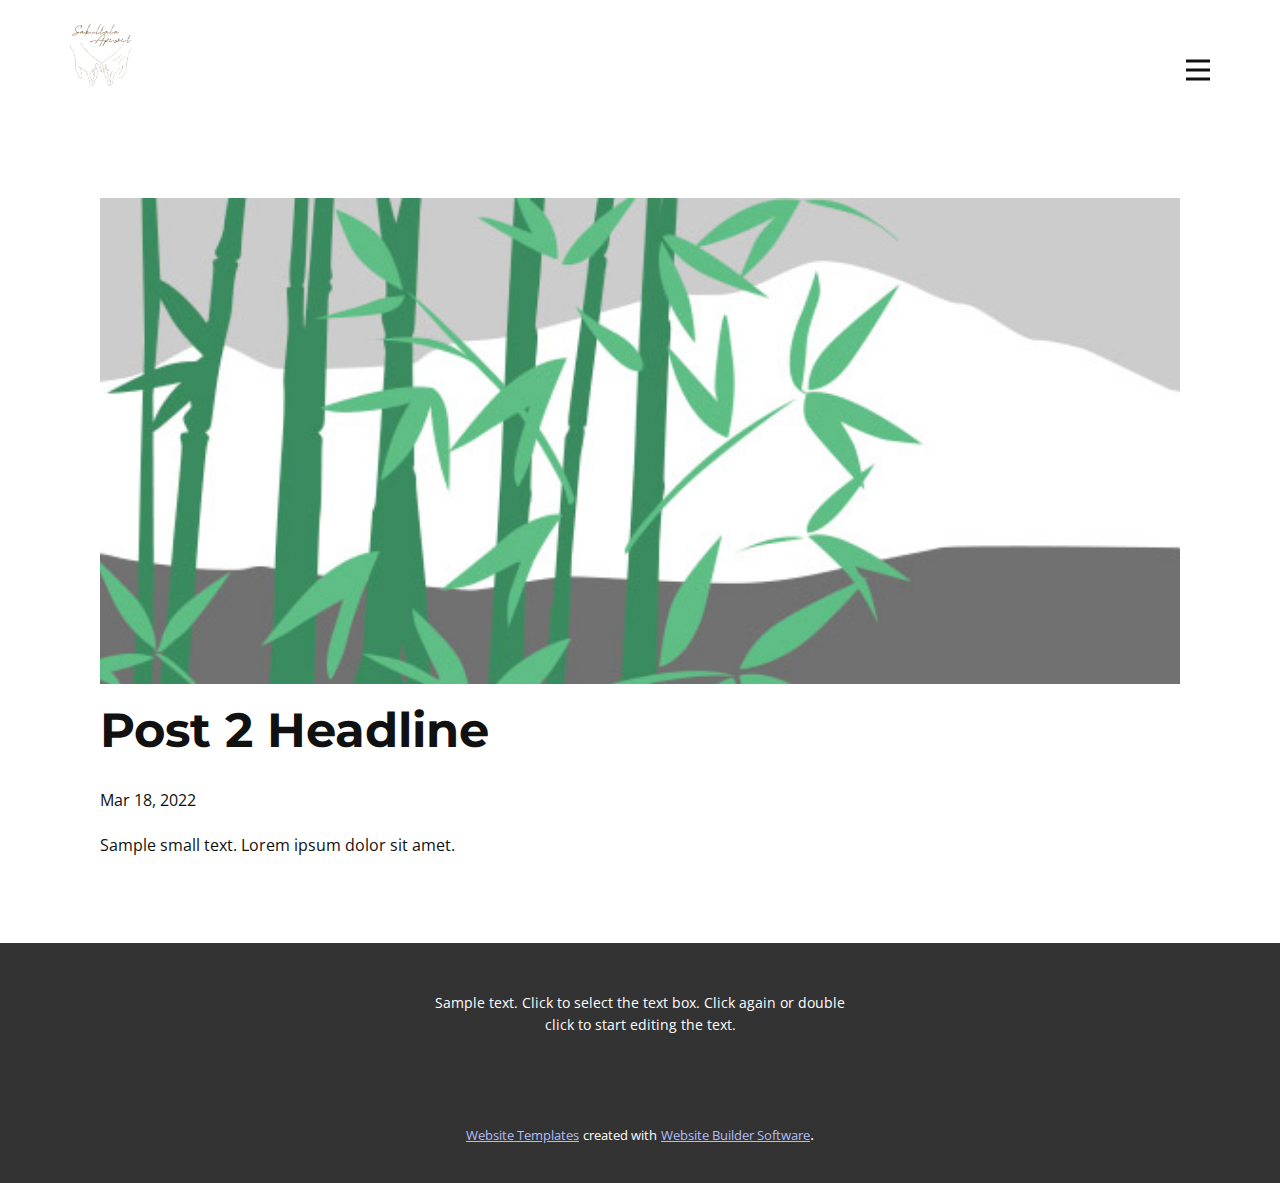
<file: blog/post-1.html>
<!doctype html>
<html style="font-size: 16px;"><head>
    <meta name="viewport" content="width=device-width, initial-scale=1.0">
    <meta charset="utf-8">
    <meta name="keywords" content="Post 1 Headline">
    <meta name="description" content="">
    <meta name="page_type" content="np-template-header-footer-from-plugin">
    <title>Post 2 Headline</title>
    <link rel="stylesheet" href="../nicepage.css" media="screen">
<link rel="stylesheet" href="../Post-Template.css" media="screen">
    <script class="u-script" type="text/javascript" src="../jquery.js" defer=""></script>
    <script class="u-script" type="text/javascript" src="../nicepage.js" defer=""></script>
    <meta name="generator" content="Nicepage 4.7.1, nicepage.com">
    <link id="u-theme-google-font" rel="stylesheet" href="https://fonts.googleapis.com/css?family=Montserrat:100,100i,200,200i,300,300i,400,400i,500,500i,600,600i,700,700i,800,800i,900,900i|Open+Sans:300,300i,400,400i,500,500i,600,600i,700,700i,800,800i">
    <link id="u-page-google-font" rel="stylesheet" href="https://fonts.googleapis.com/css?family=Montserrat:100,100i,200,200i,300,300i,400,400i,500,500i,600,600i,700,700i,800,800i,900,900i">
    
    
    <script type="application/ld+json">{
		"@context": "http://schema.org",
		"@type": "Organization",
		"name": "",
		"logo": "images/logfa22.png"
}</script>
    <meta name="theme-color" content="#3f62f1">
  </head>
  <body class="u-body u-xl-mode"><header class="u-clearfix u-header u-header" id="sec-9be7"><div class="u-clearfix u-sheet u-valign-middle u-sheet-1">
        <a href="https://nicepage.com" class="u-image u-logo u-image-1" data-image-width="2785" data-image-height="2870">
          <img src="../images/logfa22.png" class="u-logo-image u-logo-image-1">
        </a>
        <nav class="u-menu u-menu-dropdown u-offcanvas u-menu-1" data-responsive-from="XL">
          <div class="menu-collapse" style="font-size: 1rem; letter-spacing: 0px; font-weight: 700; text-transform: uppercase;">
            <a class="u-button-style u-custom-active-border-color u-custom-border u-custom-border-color u-custom-borders u-custom-hover-border-color u-custom-left-right-menu-spacing u-custom-padding-bottom u-custom-text-color u-custom-text-hover-color u-custom-top-bottom-menu-spacing u-nav-link u-text-active-palette-1-base u-text-hover-palette-2-base" href="#">
              <svg class="u-svg-link" viewBox="0 0 24 24"><use xmlns:xlink="http://www.w3.org/1999/xlink" xlink:href="#menu-hamburger"></use></svg>
              <svg class="u-svg-content" version="1.1" id="menu-hamburger" viewBox="0 0 16 16" x="0px" y="0px" xmlns:xlink="http://www.w3.org/1999/xlink" xmlns="http://www.w3.org/2000/svg"><g><rect y="1" width="16" height="2"></rect><rect y="7" width="16" height="2"></rect><rect y="13" width="16" height="2"></rect>
</g></svg>
            </a>
          </div>
          <div class="u-nav-container">
            <ul class="u-nav u-spacing-30 u-unstyled u-nav-1"><li class="u-nav-item"><a class="u-border-2 u-border-active-palette-1-base u-border-hover-palette-1-base u-border-no-left u-border-no-right u-border-no-top u-button-style u-nav-link u-text-active-palette-1-base u-text-grey-90 u-text-hover-grey-90" href="../Gallery.html" style="padding: 10px 0px;">Gallery</a>
</li><li class="u-nav-item"><a class="u-border-2 u-border-active-palette-1-base u-border-hover-palette-1-base u-border-no-left u-border-no-right u-border-no-top u-button-style u-nav-link u-text-active-palette-1-base u-text-grey-90 u-text-hover-grey-90" href="../About.html" style="padding: 10px 0px;">About</a>
</li><li class="u-nav-item"><a class="u-border-2 u-border-active-palette-1-base u-border-hover-palette-1-base u-border-no-left u-border-no-right u-border-no-top u-button-style u-nav-link u-text-active-palette-1-base u-text-grey-90 u-text-hover-grey-90" href="../Contact.html" style="padding: 10px 0px;">Contact</a>
</li></ul>
          </div>
          <div class="u-custom-menu u-nav-container-collapse">
            <div class="u-black u-container-style u-inner-container-layout u-opacity u-opacity-95 u-sidenav">
              <div class="u-inner-container-layout u-sidenav-overflow">
                <div class="u-menu-close"></div>
                <ul class="u-align-center u-nav u-popupmenu-items u-unstyled u-nav-2"><li class="u-nav-item"><a class="u-button-style u-nav-link" href="../new.html" style="padding: 10px 0px;">new</a>
</li><li class="u-nav-item"><a class="u-button-style u-nav-link" href="../Gallery.html" style="padding: 10px 0px;">Gallery</a>
</li></ul>
              </div>
            </div>
            <div class="u-black u-menu-overlay u-opacity u-opacity-70"></div>
          </div>
        </nav>
      </div></header>
    <section class="u-align-center u-clearfix u-section-1" id="sec-613f">
      <div class="u-clearfix u-sheet u-valign-middle-md u-valign-middle-sm u-valign-middle-xs u-sheet-1"><!--post_details--><!--post_details_options_json--><!--{"source":""}--><!--/post_details_options_json--><!--blog_post-->
        <div class="u-container-style u-expanded-width u-post-details u-post-details-1">
          <div class="u-container-layout u-valign-middle u-container-layout-1"><!--blog_post_image-->
            <img alt="" class="u-blog-control u-expanded-width u-image u-image-default u-image-1" src="[data-uri]"><!--/blog_post_image--><!--blog_post_header-->
            <h2 class="u-blog-control u-text u-text-1">Post 2 Headline</h2><!--/blog_post_header--><!--blog_post_metadata-->
            <div class="u-blog-control u-metadata u-metadata-1"><!--blog_post_metadata_date-->
              <span class="u-meta-date u-meta-icon">Mar 18, 2022</span><!--/blog_post_metadata_date--><!--blog_post_metadata_category-->
              <!--/blog_post_metadata_category--><!--blog_post_metadata_comments-->
              <!--/blog_post_metadata_comments-->
            </div><!--/blog_post_metadata--><!--blog_post_content-->
            <div class="u-align-justify u-blog-control u-post-content u-text u-text-2 fr-view">
  Sample small text. Lorem ipsum dolor sit amet.
  </div><!--/blog_post_content-->
          </div>
        </div><!--/blog_post--><!--/post_details-->
      </div>
    </section>
    
    
    <footer class="u-align-center u-clearfix u-footer u-grey-80 u-footer" id="sec-fc05"><div class="u-clearfix u-sheet u-sheet-1">
        <p class="u-small-text u-text u-text-variant u-text-1">Sample text. Click to select the text box. Click again or double click to start editing the text.</p>
      </div></footer>
    <section class="u-backlink u-clearfix u-grey-80">
      <a class="u-link" href="https://nicepage.com/website-templates" target="_blank">
        <span>Website Templates</span>
      </a>
      <p class="u-text">
        <span>created with</span>
      </p>
      <a class="u-link" href="" target="_blank">
        <span>Website Builder Software</span>
      </a>. 
    </section>
  
</body></html>
</file>
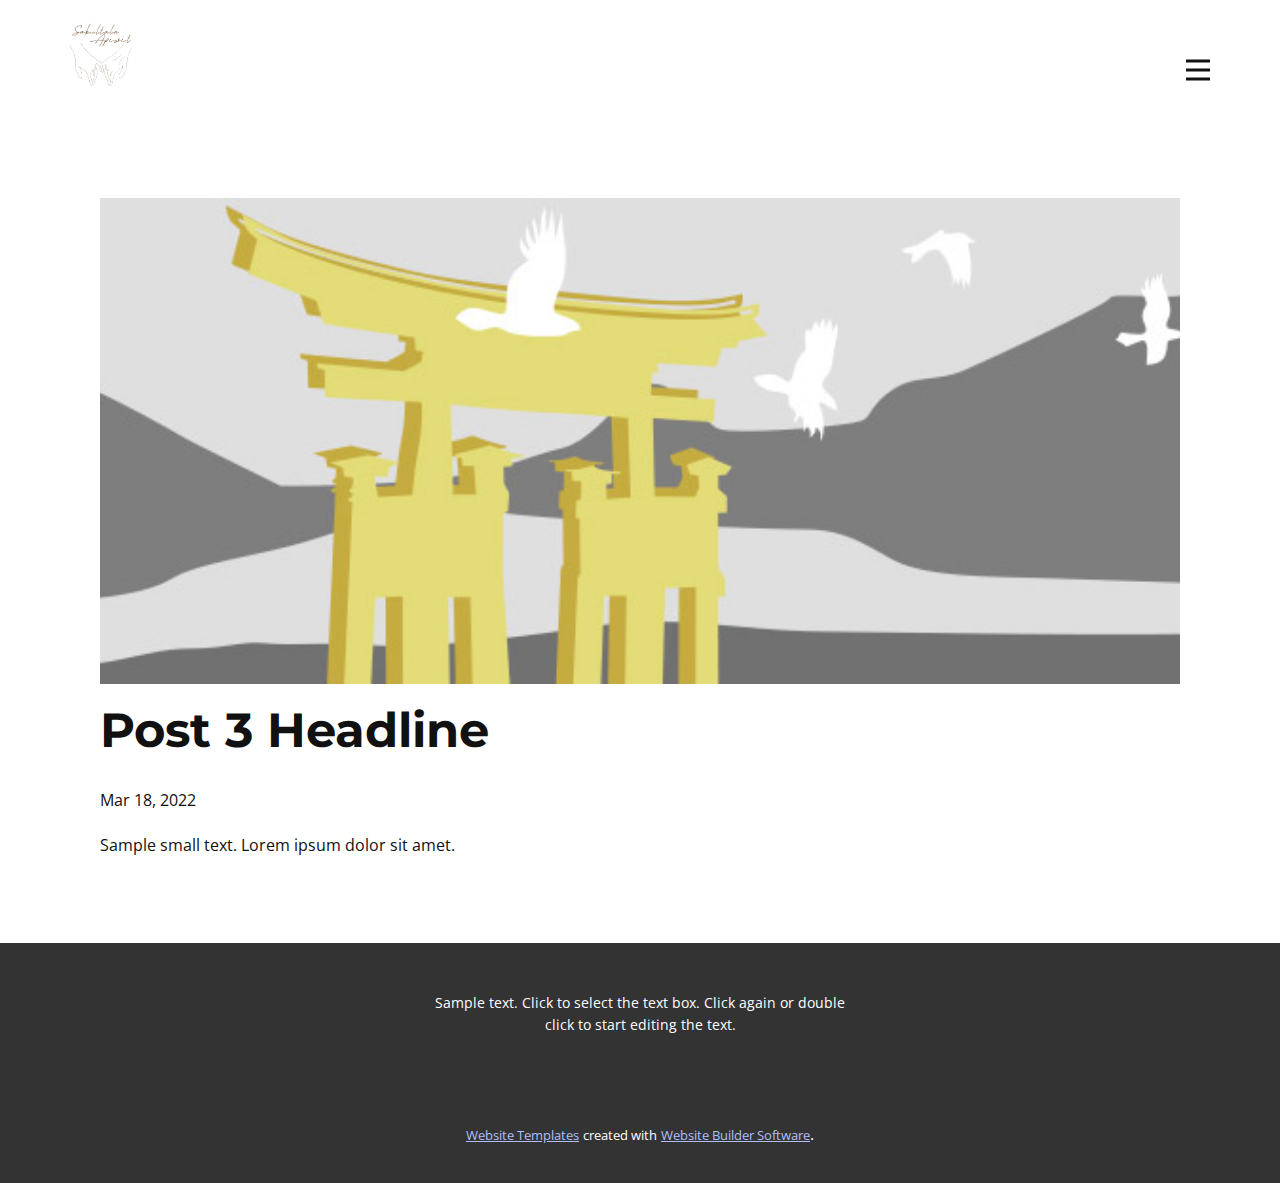
<file: blog/post-2.html>
<!doctype html>
<html style="font-size: 16px;"><head>
    <meta name="viewport" content="width=device-width, initial-scale=1.0">
    <meta charset="utf-8">
    <meta name="keywords" content="Post 1 Headline">
    <meta name="description" content="">
    <meta name="page_type" content="np-template-header-footer-from-plugin">
    <title>Post 3 Headline</title>
    <link rel="stylesheet" href="../nicepage.css" media="screen">
<link rel="stylesheet" href="../Post-Template.css" media="screen">
    <script class="u-script" type="text/javascript" src="../jquery.js" defer=""></script>
    <script class="u-script" type="text/javascript" src="../nicepage.js" defer=""></script>
    <meta name="generator" content="Nicepage 4.7.1, nicepage.com">
    <link id="u-theme-google-font" rel="stylesheet" href="https://fonts.googleapis.com/css?family=Montserrat:100,100i,200,200i,300,300i,400,400i,500,500i,600,600i,700,700i,800,800i,900,900i|Open+Sans:300,300i,400,400i,500,500i,600,600i,700,700i,800,800i">
    <link id="u-page-google-font" rel="stylesheet" href="https://fonts.googleapis.com/css?family=Montserrat:100,100i,200,200i,300,300i,400,400i,500,500i,600,600i,700,700i,800,800i,900,900i">
    
    
    <script type="application/ld+json">{
		"@context": "http://schema.org",
		"@type": "Organization",
		"name": "",
		"logo": "images/logfa22.png"
}</script>
    <meta name="theme-color" content="#3f62f1">
  </head>
  <body class="u-body u-xl-mode"><header class="u-clearfix u-header u-header" id="sec-9be7"><div class="u-clearfix u-sheet u-valign-middle u-sheet-1">
        <a href="https://nicepage.com" class="u-image u-logo u-image-1" data-image-width="2785" data-image-height="2870">
          <img src="../images/logfa22.png" class="u-logo-image u-logo-image-1">
        </a>
        <nav class="u-menu u-menu-dropdown u-offcanvas u-menu-1" data-responsive-from="XL">
          <div class="menu-collapse" style="font-size: 1rem; letter-spacing: 0px; font-weight: 700; text-transform: uppercase;">
            <a class="u-button-style u-custom-active-border-color u-custom-border u-custom-border-color u-custom-borders u-custom-hover-border-color u-custom-left-right-menu-spacing u-custom-padding-bottom u-custom-text-color u-custom-text-hover-color u-custom-top-bottom-menu-spacing u-nav-link u-text-active-palette-1-base u-text-hover-palette-2-base" href="#">
              <svg class="u-svg-link" viewBox="0 0 24 24"><use xmlns:xlink="http://www.w3.org/1999/xlink" xlink:href="#menu-hamburger"></use></svg>
              <svg class="u-svg-content" version="1.1" id="menu-hamburger" viewBox="0 0 16 16" x="0px" y="0px" xmlns:xlink="http://www.w3.org/1999/xlink" xmlns="http://www.w3.org/2000/svg"><g><rect y="1" width="16" height="2"></rect><rect y="7" width="16" height="2"></rect><rect y="13" width="16" height="2"></rect>
</g></svg>
            </a>
          </div>
          <div class="u-nav-container">
            <ul class="u-nav u-spacing-30 u-unstyled u-nav-1"><li class="u-nav-item"><a class="u-border-2 u-border-active-palette-1-base u-border-hover-palette-1-base u-border-no-left u-border-no-right u-border-no-top u-button-style u-nav-link u-text-active-palette-1-base u-text-grey-90 u-text-hover-grey-90" href="../Gallery.html" style="padding: 10px 0px;">Gallery</a>
</li><li class="u-nav-item"><a class="u-border-2 u-border-active-palette-1-base u-border-hover-palette-1-base u-border-no-left u-border-no-right u-border-no-top u-button-style u-nav-link u-text-active-palette-1-base u-text-grey-90 u-text-hover-grey-90" href="../About.html" style="padding: 10px 0px;">About</a>
</li><li class="u-nav-item"><a class="u-border-2 u-border-active-palette-1-base u-border-hover-palette-1-base u-border-no-left u-border-no-right u-border-no-top u-button-style u-nav-link u-text-active-palette-1-base u-text-grey-90 u-text-hover-grey-90" href="../Contact.html" style="padding: 10px 0px;">Contact</a>
</li></ul>
          </div>
          <div class="u-custom-menu u-nav-container-collapse">
            <div class="u-black u-container-style u-inner-container-layout u-opacity u-opacity-95 u-sidenav">
              <div class="u-inner-container-layout u-sidenav-overflow">
                <div class="u-menu-close"></div>
                <ul class="u-align-center u-nav u-popupmenu-items u-unstyled u-nav-2"><li class="u-nav-item"><a class="u-button-style u-nav-link" href="../new.html" style="padding: 10px 0px;">new</a>
</li><li class="u-nav-item"><a class="u-button-style u-nav-link" href="../Gallery.html" style="padding: 10px 0px;">Gallery</a>
</li></ul>
              </div>
            </div>
            <div class="u-black u-menu-overlay u-opacity u-opacity-70"></div>
          </div>
        </nav>
      </div></header>
    <section class="u-align-center u-clearfix u-section-1" id="sec-613f">
      <div class="u-clearfix u-sheet u-valign-middle-md u-valign-middle-sm u-valign-middle-xs u-sheet-1"><!--post_details--><!--post_details_options_json--><!--{"source":""}--><!--/post_details_options_json--><!--blog_post-->
        <div class="u-container-style u-expanded-width u-post-details u-post-details-1">
          <div class="u-container-layout u-valign-middle u-container-layout-1"><!--blog_post_image-->
            <img alt="" class="u-blog-control u-expanded-width u-image u-image-default u-image-1" src="[data-uri]"><!--/blog_post_image--><!--blog_post_header-->
            <h2 class="u-blog-control u-text u-text-1">Post 3 Headline</h2><!--/blog_post_header--><!--blog_post_metadata-->
            <div class="u-blog-control u-metadata u-metadata-1"><!--blog_post_metadata_date-->
              <span class="u-meta-date u-meta-icon">Mar 18, 2022</span><!--/blog_post_metadata_date--><!--blog_post_metadata_category-->
              <!--/blog_post_metadata_category--><!--blog_post_metadata_comments-->
              <!--/blog_post_metadata_comments-->
            </div><!--/blog_post_metadata--><!--blog_post_content-->
            <div class="u-align-justify u-blog-control u-post-content u-text u-text-2 fr-view">
  Sample small text. Lorem ipsum dolor sit amet.
  </div><!--/blog_post_content-->
          </div>
        </div><!--/blog_post--><!--/post_details-->
      </div>
    </section>
    
    
    <footer class="u-align-center u-clearfix u-footer u-grey-80 u-footer" id="sec-fc05"><div class="u-clearfix u-sheet u-sheet-1">
        <p class="u-small-text u-text u-text-variant u-text-1">Sample text. Click to select the text box. Click again or double click to start editing the text.</p>
      </div></footer>
    <section class="u-backlink u-clearfix u-grey-80">
      <a class="u-link" href="https://nicepage.com/website-templates" target="_blank">
        <span>Website Templates</span>
      </a>
      <p class="u-text">
        <span>created with</span>
      </p>
      <a class="u-link" href="" target="_blank">
        <span>Website Builder Software</span>
      </a>. 
    </section>
  
</body></html>
</file>
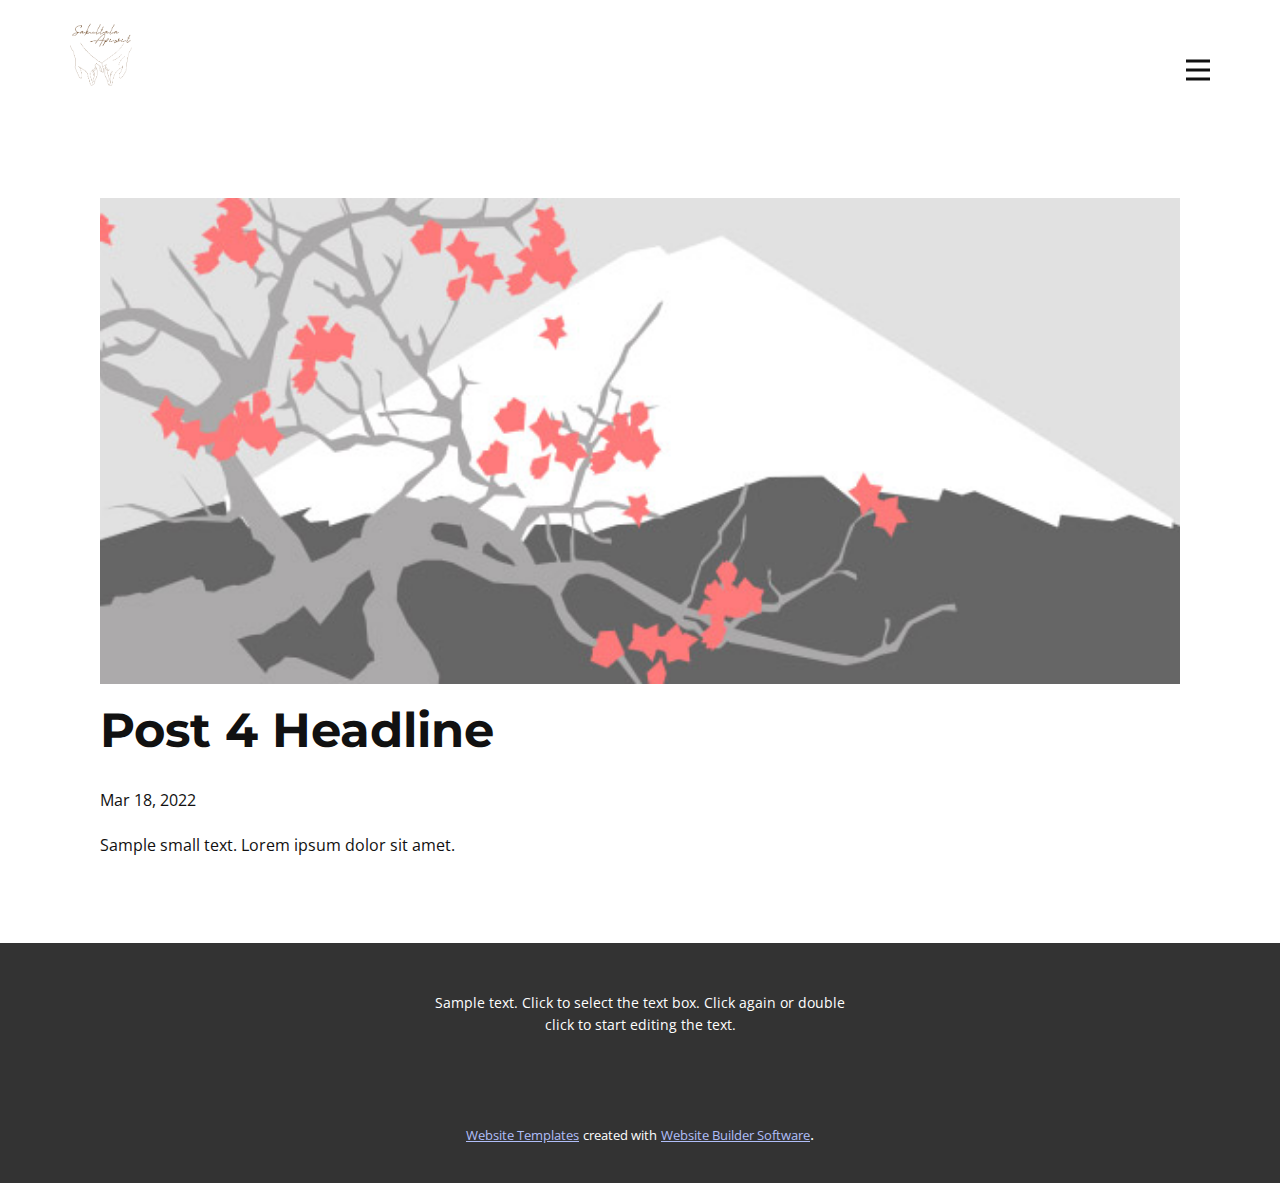
<file: blog/post-3.html>
<!doctype html>
<html style="font-size: 16px;"><head>
    <meta name="viewport" content="width=device-width, initial-scale=1.0">
    <meta charset="utf-8">
    <meta name="keywords" content="Post 1 Headline">
    <meta name="description" content="">
    <meta name="page_type" content="np-template-header-footer-from-plugin">
    <title>Post 4 Headline</title>
    <link rel="stylesheet" href="../nicepage.css" media="screen">
<link rel="stylesheet" href="../Post-Template.css" media="screen">
    <script class="u-script" type="text/javascript" src="../jquery.js" defer=""></script>
    <script class="u-script" type="text/javascript" src="../nicepage.js" defer=""></script>
    <meta name="generator" content="Nicepage 4.7.1, nicepage.com">
    <link id="u-theme-google-font" rel="stylesheet" href="https://fonts.googleapis.com/css?family=Montserrat:100,100i,200,200i,300,300i,400,400i,500,500i,600,600i,700,700i,800,800i,900,900i|Open+Sans:300,300i,400,400i,500,500i,600,600i,700,700i,800,800i">
    <link id="u-page-google-font" rel="stylesheet" href="https://fonts.googleapis.com/css?family=Montserrat:100,100i,200,200i,300,300i,400,400i,500,500i,600,600i,700,700i,800,800i,900,900i">
    
    
    <script type="application/ld+json">{
		"@context": "http://schema.org",
		"@type": "Organization",
		"name": "",
		"logo": "images/logfa22.png"
}</script>
    <meta name="theme-color" content="#3f62f1">
  </head>
  <body class="u-body u-xl-mode"><header class="u-clearfix u-header u-header" id="sec-9be7"><div class="u-clearfix u-sheet u-valign-middle u-sheet-1">
        <a href="https://nicepage.com" class="u-image u-logo u-image-1" data-image-width="2785" data-image-height="2870">
          <img src="../images/logfa22.png" class="u-logo-image u-logo-image-1">
        </a>
        <nav class="u-menu u-menu-dropdown u-offcanvas u-menu-1" data-responsive-from="XL">
          <div class="menu-collapse" style="font-size: 1rem; letter-spacing: 0px; font-weight: 700; text-transform: uppercase;">
            <a class="u-button-style u-custom-active-border-color u-custom-border u-custom-border-color u-custom-borders u-custom-hover-border-color u-custom-left-right-menu-spacing u-custom-padding-bottom u-custom-text-color u-custom-text-hover-color u-custom-top-bottom-menu-spacing u-nav-link u-text-active-palette-1-base u-text-hover-palette-2-base" href="#">
              <svg class="u-svg-link" viewBox="0 0 24 24"><use xmlns:xlink="http://www.w3.org/1999/xlink" xlink:href="#menu-hamburger"></use></svg>
              <svg class="u-svg-content" version="1.1" id="menu-hamburger" viewBox="0 0 16 16" x="0px" y="0px" xmlns:xlink="http://www.w3.org/1999/xlink" xmlns="http://www.w3.org/2000/svg"><g><rect y="1" width="16" height="2"></rect><rect y="7" width="16" height="2"></rect><rect y="13" width="16" height="2"></rect>
</g></svg>
            </a>
          </div>
          <div class="u-nav-container">
            <ul class="u-nav u-spacing-30 u-unstyled u-nav-1"><li class="u-nav-item"><a class="u-border-2 u-border-active-palette-1-base u-border-hover-palette-1-base u-border-no-left u-border-no-right u-border-no-top u-button-style u-nav-link u-text-active-palette-1-base u-text-grey-90 u-text-hover-grey-90" href="../Gallery.html" style="padding: 10px 0px;">Gallery</a>
</li><li class="u-nav-item"><a class="u-border-2 u-border-active-palette-1-base u-border-hover-palette-1-base u-border-no-left u-border-no-right u-border-no-top u-button-style u-nav-link u-text-active-palette-1-base u-text-grey-90 u-text-hover-grey-90" href="../About.html" style="padding: 10px 0px;">About</a>
</li><li class="u-nav-item"><a class="u-border-2 u-border-active-palette-1-base u-border-hover-palette-1-base u-border-no-left u-border-no-right u-border-no-top u-button-style u-nav-link u-text-active-palette-1-base u-text-grey-90 u-text-hover-grey-90" href="../Contact.html" style="padding: 10px 0px;">Contact</a>
</li></ul>
          </div>
          <div class="u-custom-menu u-nav-container-collapse">
            <div class="u-black u-container-style u-inner-container-layout u-opacity u-opacity-95 u-sidenav">
              <div class="u-inner-container-layout u-sidenav-overflow">
                <div class="u-menu-close"></div>
                <ul class="u-align-center u-nav u-popupmenu-items u-unstyled u-nav-2"><li class="u-nav-item"><a class="u-button-style u-nav-link" href="../new.html" style="padding: 10px 0px;">new</a>
</li><li class="u-nav-item"><a class="u-button-style u-nav-link" href="../Gallery.html" style="padding: 10px 0px;">Gallery</a>
</li></ul>
              </div>
            </div>
            <div class="u-black u-menu-overlay u-opacity u-opacity-70"></div>
          </div>
        </nav>
      </div></header>
    <section class="u-align-center u-clearfix u-section-1" id="sec-613f">
      <div class="u-clearfix u-sheet u-valign-middle-md u-valign-middle-sm u-valign-middle-xs u-sheet-1"><!--post_details--><!--post_details_options_json--><!--{"source":""}--><!--/post_details_options_json--><!--blog_post-->
        <div class="u-container-style u-expanded-width u-post-details u-post-details-1">
          <div class="u-container-layout u-valign-middle u-container-layout-1"><!--blog_post_image-->
            <img alt="" class="u-blog-control u-expanded-width u-image u-image-default u-image-1" src="[data-uri]"><!--/blog_post_image--><!--blog_post_header-->
            <h2 class="u-blog-control u-text u-text-1">Post 4 Headline</h2><!--/blog_post_header--><!--blog_post_metadata-->
            <div class="u-blog-control u-metadata u-metadata-1"><!--blog_post_metadata_date-->
              <span class="u-meta-date u-meta-icon">Mar 18, 2022</span><!--/blog_post_metadata_date--><!--blog_post_metadata_category-->
              <!--/blog_post_metadata_category--><!--blog_post_metadata_comments-->
              <!--/blog_post_metadata_comments-->
            </div><!--/blog_post_metadata--><!--blog_post_content-->
            <div class="u-align-justify u-blog-control u-post-content u-text u-text-2 fr-view">
  Sample small text. Lorem ipsum dolor sit amet.
  </div><!--/blog_post_content-->
          </div>
        </div><!--/blog_post--><!--/post_details-->
      </div>
    </section>
    
    
    <footer class="u-align-center u-clearfix u-footer u-grey-80 u-footer" id="sec-fc05"><div class="u-clearfix u-sheet u-sheet-1">
        <p class="u-small-text u-text u-text-variant u-text-1">Sample text. Click to select the text box. Click again or double click to start editing the text.</p>
      </div></footer>
    <section class="u-backlink u-clearfix u-grey-80">
      <a class="u-link" href="https://nicepage.com/website-templates" target="_blank">
        <span>Website Templates</span>
      </a>
      <p class="u-text">
        <span>created with</span>
      </p>
      <a class="u-link" href="" target="_blank">
        <span>Website Builder Software</span>
      </a>. 
    </section>
  
</body></html>
</file>
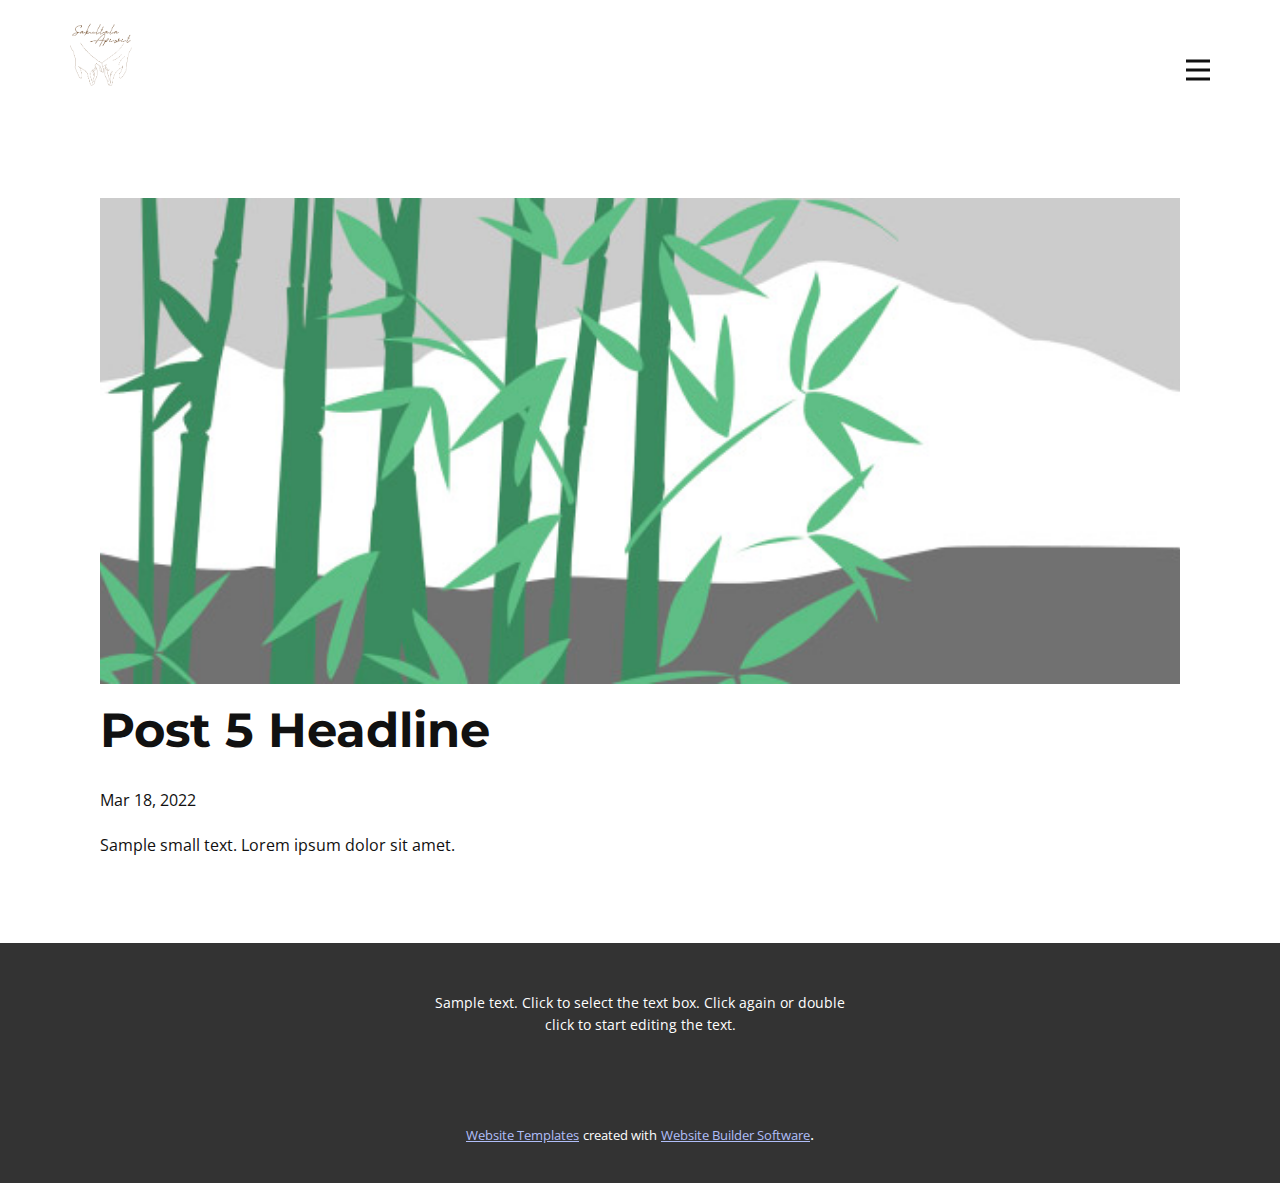
<file: blog/post-4.html>
<!doctype html>
<html style="font-size: 16px;"><head>
    <meta name="viewport" content="width=device-width, initial-scale=1.0">
    <meta charset="utf-8">
    <meta name="keywords" content="Post 1 Headline">
    <meta name="description" content="">
    <meta name="page_type" content="np-template-header-footer-from-plugin">
    <title>Post 5 Headline</title>
    <link rel="stylesheet" href="../nicepage.css" media="screen">
<link rel="stylesheet" href="../Post-Template.css" media="screen">
    <script class="u-script" type="text/javascript" src="../jquery.js" defer=""></script>
    <script class="u-script" type="text/javascript" src="../nicepage.js" defer=""></script>
    <meta name="generator" content="Nicepage 4.7.1, nicepage.com">
    <link id="u-theme-google-font" rel="stylesheet" href="https://fonts.googleapis.com/css?family=Montserrat:100,100i,200,200i,300,300i,400,400i,500,500i,600,600i,700,700i,800,800i,900,900i|Open+Sans:300,300i,400,400i,500,500i,600,600i,700,700i,800,800i">
    <link id="u-page-google-font" rel="stylesheet" href="https://fonts.googleapis.com/css?family=Montserrat:100,100i,200,200i,300,300i,400,400i,500,500i,600,600i,700,700i,800,800i,900,900i">
    
    
    <script type="application/ld+json">{
		"@context": "http://schema.org",
		"@type": "Organization",
		"name": "",
		"logo": "images/logfa22.png"
}</script>
    <meta name="theme-color" content="#3f62f1">
  </head>
  <body class="u-body u-xl-mode"><header class="u-clearfix u-header u-header" id="sec-9be7"><div class="u-clearfix u-sheet u-valign-middle u-sheet-1">
        <a href="https://nicepage.com" class="u-image u-logo u-image-1" data-image-width="2785" data-image-height="2870">
          <img src="../images/logfa22.png" class="u-logo-image u-logo-image-1">
        </a>
        <nav class="u-menu u-menu-dropdown u-offcanvas u-menu-1" data-responsive-from="XL">
          <div class="menu-collapse" style="font-size: 1rem; letter-spacing: 0px; font-weight: 700; text-transform: uppercase;">
            <a class="u-button-style u-custom-active-border-color u-custom-border u-custom-border-color u-custom-borders u-custom-hover-border-color u-custom-left-right-menu-spacing u-custom-padding-bottom u-custom-text-color u-custom-text-hover-color u-custom-top-bottom-menu-spacing u-nav-link u-text-active-palette-1-base u-text-hover-palette-2-base" href="#">
              <svg class="u-svg-link" viewBox="0 0 24 24"><use xmlns:xlink="http://www.w3.org/1999/xlink" xlink:href="#menu-hamburger"></use></svg>
              <svg class="u-svg-content" version="1.1" id="menu-hamburger" viewBox="0 0 16 16" x="0px" y="0px" xmlns:xlink="http://www.w3.org/1999/xlink" xmlns="http://www.w3.org/2000/svg"><g><rect y="1" width="16" height="2"></rect><rect y="7" width="16" height="2"></rect><rect y="13" width="16" height="2"></rect>
</g></svg>
            </a>
          </div>
          <div class="u-nav-container">
            <ul class="u-nav u-spacing-30 u-unstyled u-nav-1"><li class="u-nav-item"><a class="u-border-2 u-border-active-palette-1-base u-border-hover-palette-1-base u-border-no-left u-border-no-right u-border-no-top u-button-style u-nav-link u-text-active-palette-1-base u-text-grey-90 u-text-hover-grey-90" href="../Gallery.html" style="padding: 10px 0px;">Gallery</a>
</li><li class="u-nav-item"><a class="u-border-2 u-border-active-palette-1-base u-border-hover-palette-1-base u-border-no-left u-border-no-right u-border-no-top u-button-style u-nav-link u-text-active-palette-1-base u-text-grey-90 u-text-hover-grey-90" href="../About.html" style="padding: 10px 0px;">About</a>
</li><li class="u-nav-item"><a class="u-border-2 u-border-active-palette-1-base u-border-hover-palette-1-base u-border-no-left u-border-no-right u-border-no-top u-button-style u-nav-link u-text-active-palette-1-base u-text-grey-90 u-text-hover-grey-90" href="../Contact.html" style="padding: 10px 0px;">Contact</a>
</li></ul>
          </div>
          <div class="u-custom-menu u-nav-container-collapse">
            <div class="u-black u-container-style u-inner-container-layout u-opacity u-opacity-95 u-sidenav">
              <div class="u-inner-container-layout u-sidenav-overflow">
                <div class="u-menu-close"></div>
                <ul class="u-align-center u-nav u-popupmenu-items u-unstyled u-nav-2"><li class="u-nav-item"><a class="u-button-style u-nav-link" href="../new.html" style="padding: 10px 0px;">new</a>
</li><li class="u-nav-item"><a class="u-button-style u-nav-link" href="../Gallery.html" style="padding: 10px 0px;">Gallery</a>
</li></ul>
              </div>
            </div>
            <div class="u-black u-menu-overlay u-opacity u-opacity-70"></div>
          </div>
        </nav>
      </div></header>
    <section class="u-align-center u-clearfix u-section-1" id="sec-613f">
      <div class="u-clearfix u-sheet u-valign-middle-md u-valign-middle-sm u-valign-middle-xs u-sheet-1"><!--post_details--><!--post_details_options_json--><!--{"source":""}--><!--/post_details_options_json--><!--blog_post-->
        <div class="u-container-style u-expanded-width u-post-details u-post-details-1">
          <div class="u-container-layout u-valign-middle u-container-layout-1"><!--blog_post_image-->
            <img alt="" class="u-blog-control u-expanded-width u-image u-image-default u-image-1" src="[data-uri]"><!--/blog_post_image--><!--blog_post_header-->
            <h2 class="u-blog-control u-text u-text-1">Post 5 Headline</h2><!--/blog_post_header--><!--blog_post_metadata-->
            <div class="u-blog-control u-metadata u-metadata-1"><!--blog_post_metadata_date-->
              <span class="u-meta-date u-meta-icon">Mar 18, 2022</span><!--/blog_post_metadata_date--><!--blog_post_metadata_category-->
              <!--/blog_post_metadata_category--><!--blog_post_metadata_comments-->
              <!--/blog_post_metadata_comments-->
            </div><!--/blog_post_metadata--><!--blog_post_content-->
            <div class="u-align-justify u-blog-control u-post-content u-text u-text-2 fr-view">
  Sample small text. Lorem ipsum dolor sit amet.
  </div><!--/blog_post_content-->
          </div>
        </div><!--/blog_post--><!--/post_details-->
      </div>
    </section>
    
    
    <footer class="u-align-center u-clearfix u-footer u-grey-80 u-footer" id="sec-fc05"><div class="u-clearfix u-sheet u-sheet-1">
        <p class="u-small-text u-text u-text-variant u-text-1">Sample text. Click to select the text box. Click again or double click to start editing the text.</p>
      </div></footer>
    <section class="u-backlink u-clearfix u-grey-80">
      <a class="u-link" href="https://nicepage.com/website-templates" target="_blank">
        <span>Website Templates</span>
      </a>
      <p class="u-text">
        <span>created with</span>
      </p>
      <a class="u-link" href="" target="_blank">
        <span>Website Builder Software</span>
      </a>. 
    </section>
  
</body></html>
</file>
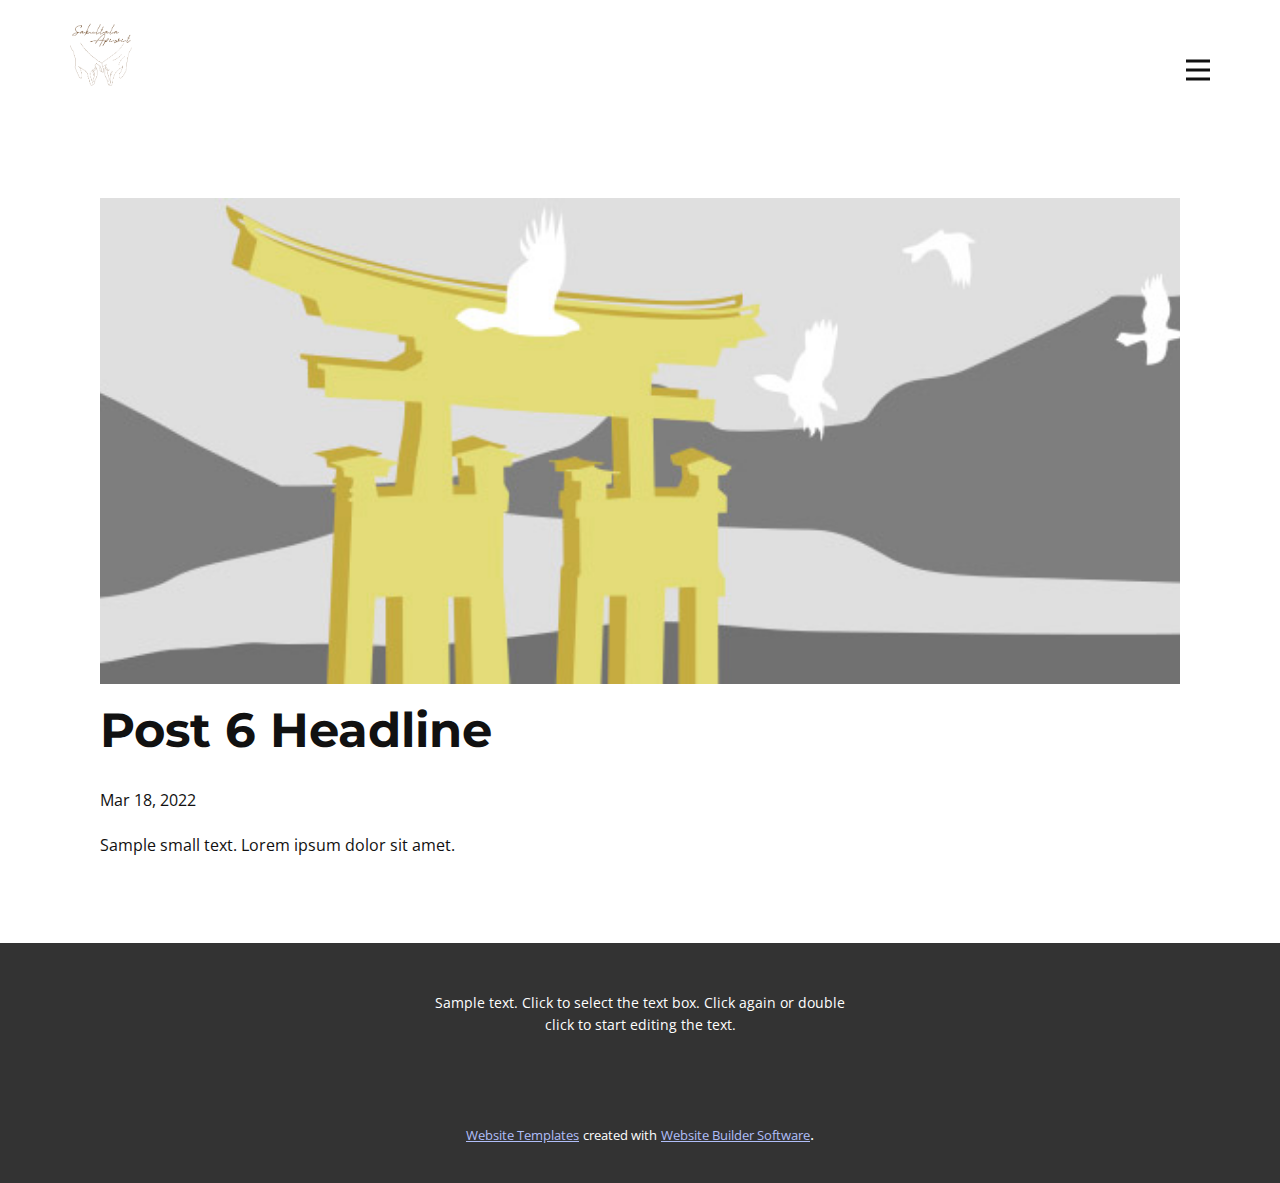
<file: blog/post-5.html>
<!doctype html>
<html style="font-size: 16px;"><head>
    <meta name="viewport" content="width=device-width, initial-scale=1.0">
    <meta charset="utf-8">
    <meta name="keywords" content="Post 1 Headline">
    <meta name="description" content="">
    <meta name="page_type" content="np-template-header-footer-from-plugin">
    <title>Post 6 Headline</title>
    <link rel="stylesheet" href="../nicepage.css" media="screen">
<link rel="stylesheet" href="../Post-Template.css" media="screen">
    <script class="u-script" type="text/javascript" src="../jquery.js" defer=""></script>
    <script class="u-script" type="text/javascript" src="../nicepage.js" defer=""></script>
    <meta name="generator" content="Nicepage 4.7.1, nicepage.com">
    <link id="u-theme-google-font" rel="stylesheet" href="https://fonts.googleapis.com/css?family=Montserrat:100,100i,200,200i,300,300i,400,400i,500,500i,600,600i,700,700i,800,800i,900,900i|Open+Sans:300,300i,400,400i,500,500i,600,600i,700,700i,800,800i">
    <link id="u-page-google-font" rel="stylesheet" href="https://fonts.googleapis.com/css?family=Montserrat:100,100i,200,200i,300,300i,400,400i,500,500i,600,600i,700,700i,800,800i,900,900i">
    
    
    <script type="application/ld+json">{
		"@context": "http://schema.org",
		"@type": "Organization",
		"name": "",
		"logo": "images/logfa22.png"
}</script>
    <meta name="theme-color" content="#3f62f1">
  </head>
  <body class="u-body u-xl-mode"><header class="u-clearfix u-header u-header" id="sec-9be7"><div class="u-clearfix u-sheet u-valign-middle u-sheet-1">
        <a href="https://nicepage.com" class="u-image u-logo u-image-1" data-image-width="2785" data-image-height="2870">
          <img src="../images/logfa22.png" class="u-logo-image u-logo-image-1">
        </a>
        <nav class="u-menu u-menu-dropdown u-offcanvas u-menu-1" data-responsive-from="XL">
          <div class="menu-collapse" style="font-size: 1rem; letter-spacing: 0px; font-weight: 700; text-transform: uppercase;">
            <a class="u-button-style u-custom-active-border-color u-custom-border u-custom-border-color u-custom-borders u-custom-hover-border-color u-custom-left-right-menu-spacing u-custom-padding-bottom u-custom-text-color u-custom-text-hover-color u-custom-top-bottom-menu-spacing u-nav-link u-text-active-palette-1-base u-text-hover-palette-2-base" href="#">
              <svg class="u-svg-link" viewBox="0 0 24 24"><use xmlns:xlink="http://www.w3.org/1999/xlink" xlink:href="#menu-hamburger"></use></svg>
              <svg class="u-svg-content" version="1.1" id="menu-hamburger" viewBox="0 0 16 16" x="0px" y="0px" xmlns:xlink="http://www.w3.org/1999/xlink" xmlns="http://www.w3.org/2000/svg"><g><rect y="1" width="16" height="2"></rect><rect y="7" width="16" height="2"></rect><rect y="13" width="16" height="2"></rect>
</g></svg>
            </a>
          </div>
          <div class="u-nav-container">
            <ul class="u-nav u-spacing-30 u-unstyled u-nav-1"><li class="u-nav-item"><a class="u-border-2 u-border-active-palette-1-base u-border-hover-palette-1-base u-border-no-left u-border-no-right u-border-no-top u-button-style u-nav-link u-text-active-palette-1-base u-text-grey-90 u-text-hover-grey-90" href="../Gallery.html" style="padding: 10px 0px;">Gallery</a>
</li><li class="u-nav-item"><a class="u-border-2 u-border-active-palette-1-base u-border-hover-palette-1-base u-border-no-left u-border-no-right u-border-no-top u-button-style u-nav-link u-text-active-palette-1-base u-text-grey-90 u-text-hover-grey-90" href="../About.html" style="padding: 10px 0px;">About</a>
</li><li class="u-nav-item"><a class="u-border-2 u-border-active-palette-1-base u-border-hover-palette-1-base u-border-no-left u-border-no-right u-border-no-top u-button-style u-nav-link u-text-active-palette-1-base u-text-grey-90 u-text-hover-grey-90" href="../Contact.html" style="padding: 10px 0px;">Contact</a>
</li></ul>
          </div>
          <div class="u-custom-menu u-nav-container-collapse">
            <div class="u-black u-container-style u-inner-container-layout u-opacity u-opacity-95 u-sidenav">
              <div class="u-inner-container-layout u-sidenav-overflow">
                <div class="u-menu-close"></div>
                <ul class="u-align-center u-nav u-popupmenu-items u-unstyled u-nav-2"><li class="u-nav-item"><a class="u-button-style u-nav-link" href="../new.html" style="padding: 10px 0px;">new</a>
</li><li class="u-nav-item"><a class="u-button-style u-nav-link" href="../Gallery.html" style="padding: 10px 0px;">Gallery</a>
</li></ul>
              </div>
            </div>
            <div class="u-black u-menu-overlay u-opacity u-opacity-70"></div>
          </div>
        </nav>
      </div></header>
    <section class="u-align-center u-clearfix u-section-1" id="sec-613f">
      <div class="u-clearfix u-sheet u-valign-middle-md u-valign-middle-sm u-valign-middle-xs u-sheet-1"><!--post_details--><!--post_details_options_json--><!--{"source":""}--><!--/post_details_options_json--><!--blog_post-->
        <div class="u-container-style u-expanded-width u-post-details u-post-details-1">
          <div class="u-container-layout u-valign-middle u-container-layout-1"><!--blog_post_image-->
            <img alt="" class="u-blog-control u-expanded-width u-image u-image-default u-image-1" src="[data-uri]"><!--/blog_post_image--><!--blog_post_header-->
            <h2 class="u-blog-control u-text u-text-1">Post 6 Headline</h2><!--/blog_post_header--><!--blog_post_metadata-->
            <div class="u-blog-control u-metadata u-metadata-1"><!--blog_post_metadata_date-->
              <span class="u-meta-date u-meta-icon">Mar 18, 2022</span><!--/blog_post_metadata_date--><!--blog_post_metadata_category-->
              <!--/blog_post_metadata_category--><!--blog_post_metadata_comments-->
              <!--/blog_post_metadata_comments-->
            </div><!--/blog_post_metadata--><!--blog_post_content-->
            <div class="u-align-justify u-blog-control u-post-content u-text u-text-2 fr-view">
  Sample small text. Lorem ipsum dolor sit amet.
  </div><!--/blog_post_content-->
          </div>
        </div><!--/blog_post--><!--/post_details-->
      </div>
    </section>
    
    
    <footer class="u-align-center u-clearfix u-footer u-grey-80 u-footer" id="sec-fc05"><div class="u-clearfix u-sheet u-sheet-1">
        <p class="u-small-text u-text u-text-variant u-text-1">Sample text. Click to select the text box. Click again or double click to start editing the text.</p>
      </div></footer>
    <section class="u-backlink u-clearfix u-grey-80">
      <a class="u-link" href="https://nicepage.com/website-templates" target="_blank">
        <span>Website Templates</span>
      </a>
      <p class="u-text">
        <span>created with</span>
      </p>
      <a class="u-link" href="" target="_blank">
        <span>Website Builder Software</span>
      </a>. 
    </section>
  
</body></html>
</file>
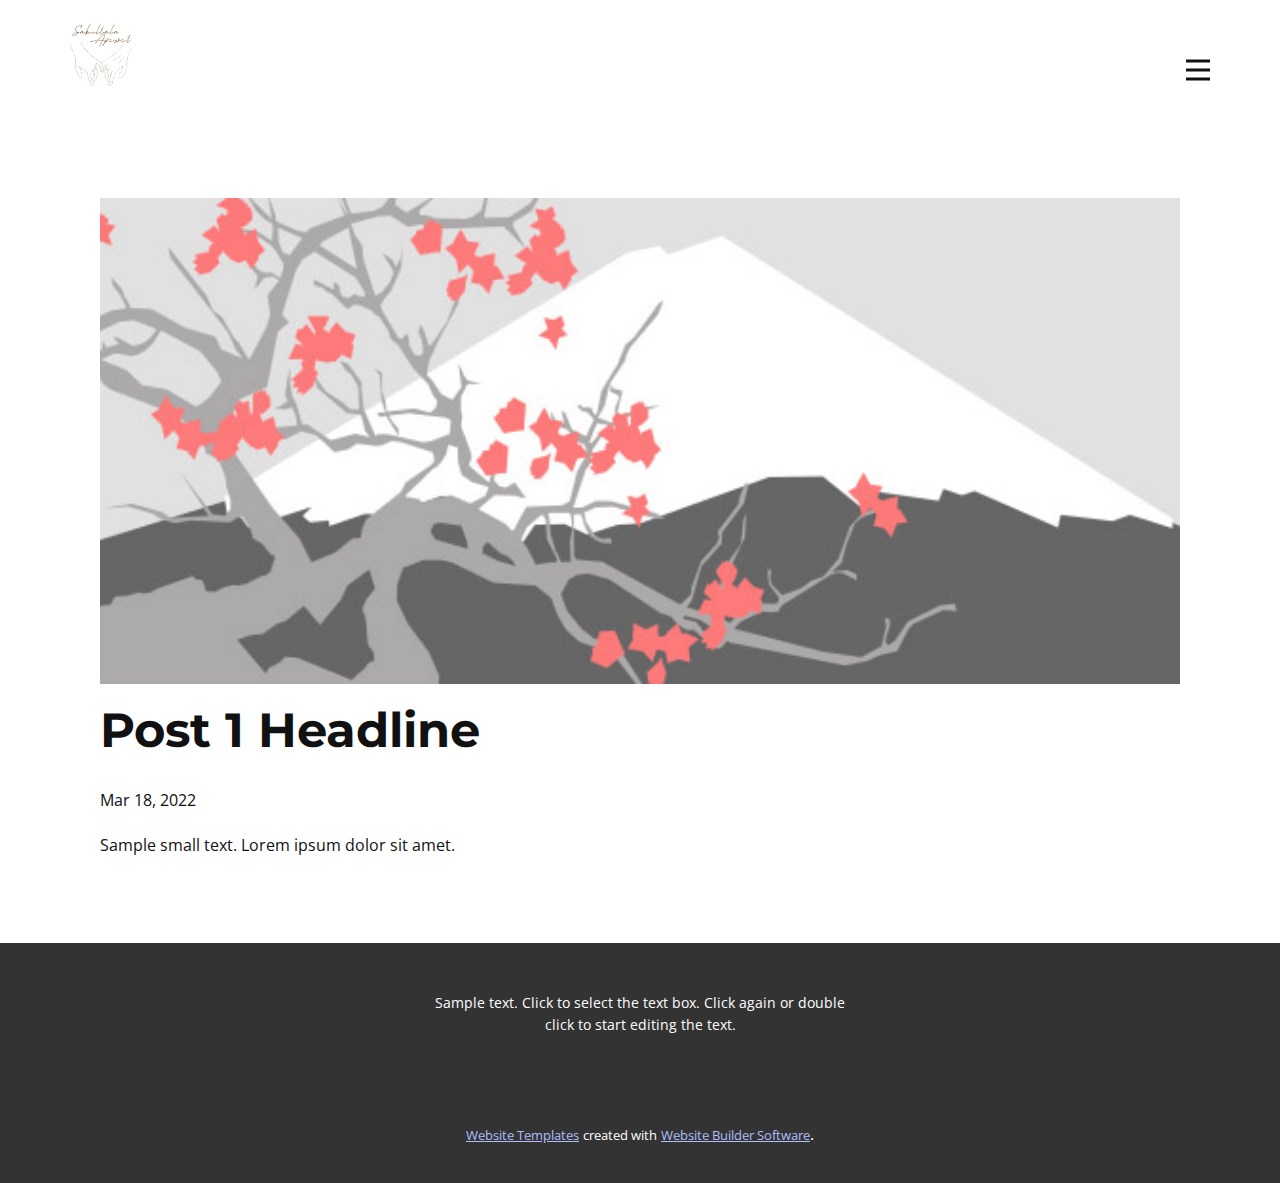
<file: blog/post.html>
<!doctype html>
<html style="font-size: 16px;"><head>
    <meta name="viewport" content="width=device-width, initial-scale=1.0">
    <meta charset="utf-8">
    <meta name="keywords" content="Post 1 Headline">
    <meta name="description" content="">
    <meta name="page_type" content="np-template-header-footer-from-plugin">
    <title>Post 1 Headline</title>
    <link rel="stylesheet" href="../nicepage.css" media="screen">
<link rel="stylesheet" href="../Post-Template.css" media="screen">
    <script class="u-script" type="text/javascript" src="../jquery.js" defer=""></script>
    <script class="u-script" type="text/javascript" src="../nicepage.js" defer=""></script>
    <meta name="generator" content="Nicepage 4.7.1, nicepage.com">
    <link id="u-theme-google-font" rel="stylesheet" href="https://fonts.googleapis.com/css?family=Montserrat:100,100i,200,200i,300,300i,400,400i,500,500i,600,600i,700,700i,800,800i,900,900i|Open+Sans:300,300i,400,400i,500,500i,600,600i,700,700i,800,800i">
    <link id="u-page-google-font" rel="stylesheet" href="https://fonts.googleapis.com/css?family=Montserrat:100,100i,200,200i,300,300i,400,400i,500,500i,600,600i,700,700i,800,800i,900,900i">
    
    
    <script type="application/ld+json">{
		"@context": "http://schema.org",
		"@type": "Organization",
		"name": "",
		"logo": "images/logfa22.png"
}</script>
    <meta name="theme-color" content="#3f62f1">
  </head>
  <body class="u-body u-xl-mode"><header class="u-clearfix u-header u-header" id="sec-9be7"><div class="u-clearfix u-sheet u-valign-middle u-sheet-1">
        <a href="https://nicepage.com" class="u-image u-logo u-image-1" data-image-width="2785" data-image-height="2870">
          <img src="../images/logfa22.png" class="u-logo-image u-logo-image-1">
        </a>
        <nav class="u-menu u-menu-dropdown u-offcanvas u-menu-1" data-responsive-from="XL">
          <div class="menu-collapse" style="font-size: 1rem; letter-spacing: 0px; font-weight: 700; text-transform: uppercase;">
            <a class="u-button-style u-custom-active-border-color u-custom-border u-custom-border-color u-custom-borders u-custom-hover-border-color u-custom-left-right-menu-spacing u-custom-padding-bottom u-custom-text-color u-custom-text-hover-color u-custom-top-bottom-menu-spacing u-nav-link u-text-active-palette-1-base u-text-hover-palette-2-base" href="#">
              <svg class="u-svg-link" viewBox="0 0 24 24"><use xmlns:xlink="http://www.w3.org/1999/xlink" xlink:href="#menu-hamburger"></use></svg>
              <svg class="u-svg-content" version="1.1" id="menu-hamburger" viewBox="0 0 16 16" x="0px" y="0px" xmlns:xlink="http://www.w3.org/1999/xlink" xmlns="http://www.w3.org/2000/svg"><g><rect y="1" width="16" height="2"></rect><rect y="7" width="16" height="2"></rect><rect y="13" width="16" height="2"></rect>
</g></svg>
            </a>
          </div>
          <div class="u-nav-container">
            <ul class="u-nav u-spacing-30 u-unstyled u-nav-1"><li class="u-nav-item"><a class="u-border-2 u-border-active-palette-1-base u-border-hover-palette-1-base u-border-no-left u-border-no-right u-border-no-top u-button-style u-nav-link u-text-active-palette-1-base u-text-grey-90 u-text-hover-grey-90" href="../Gallery.html" style="padding: 10px 0px;">Gallery</a>
</li><li class="u-nav-item"><a class="u-border-2 u-border-active-palette-1-base u-border-hover-palette-1-base u-border-no-left u-border-no-right u-border-no-top u-button-style u-nav-link u-text-active-palette-1-base u-text-grey-90 u-text-hover-grey-90" href="../About.html" style="padding: 10px 0px;">About</a>
</li><li class="u-nav-item"><a class="u-border-2 u-border-active-palette-1-base u-border-hover-palette-1-base u-border-no-left u-border-no-right u-border-no-top u-button-style u-nav-link u-text-active-palette-1-base u-text-grey-90 u-text-hover-grey-90" href="../Contact.html" style="padding: 10px 0px;">Contact</a>
</li></ul>
          </div>
          <div class="u-custom-menu u-nav-container-collapse">
            <div class="u-black u-container-style u-inner-container-layout u-opacity u-opacity-95 u-sidenav">
              <div class="u-inner-container-layout u-sidenav-overflow">
                <div class="u-menu-close"></div>
                <ul class="u-align-center u-nav u-popupmenu-items u-unstyled u-nav-2"><li class="u-nav-item"><a class="u-button-style u-nav-link" href="../new.html" style="padding: 10px 0px;">new</a>
</li><li class="u-nav-item"><a class="u-button-style u-nav-link" href="../Gallery.html" style="padding: 10px 0px;">Gallery</a>
</li></ul>
              </div>
            </div>
            <div class="u-black u-menu-overlay u-opacity u-opacity-70"></div>
          </div>
        </nav>
      </div></header>
    <section class="u-align-center u-clearfix u-section-1" id="sec-613f">
      <div class="u-clearfix u-sheet u-valign-middle-md u-valign-middle-sm u-valign-middle-xs u-sheet-1"><!--post_details--><!--post_details_options_json--><!--{"source":""}--><!--/post_details_options_json--><!--blog_post-->
        <div class="u-container-style u-expanded-width u-post-details u-post-details-1">
          <div class="u-container-layout u-valign-middle u-container-layout-1"><!--blog_post_image-->
            <img alt="" class="u-blog-control u-expanded-width u-image u-image-default u-image-1" src="[data-uri]"><!--/blog_post_image--><!--blog_post_header-->
            <h2 class="u-blog-control u-text u-text-1">Post 1 Headline</h2><!--/blog_post_header--><!--blog_post_metadata-->
            <div class="u-blog-control u-metadata u-metadata-1"><!--blog_post_metadata_date-->
              <span class="u-meta-date u-meta-icon">Mar 18, 2022</span><!--/blog_post_metadata_date--><!--blog_post_metadata_category-->
              <!--/blog_post_metadata_category--><!--blog_post_metadata_comments-->
              <!--/blog_post_metadata_comments-->
            </div><!--/blog_post_metadata--><!--blog_post_content-->
            <div class="u-align-justify u-blog-control u-post-content u-text u-text-2 fr-view">
  Sample small text. Lorem ipsum dolor sit amet.
  </div><!--/blog_post_content-->
          </div>
        </div><!--/blog_post--><!--/post_details-->
      </div>
    </section>
    
    
    <footer class="u-align-center u-clearfix u-footer u-grey-80 u-footer" id="sec-fc05"><div class="u-clearfix u-sheet u-sheet-1">
        <p class="u-small-text u-text u-text-variant u-text-1">Sample text. Click to select the text box. Click again or double click to start editing the text.</p>
      </div></footer>
    <section class="u-backlink u-clearfix u-grey-80">
      <a class="u-link" href="https://nicepage.com/website-templates" target="_blank">
        <span>Website Templates</span>
      </a>
      <p class="u-text">
        <span>created with</span>
      </p>
      <a class="u-link" href="" target="_blank">
        <span>Website Builder Software</span>
      </a>. 
    </section>
  
</body></html>
</file>
